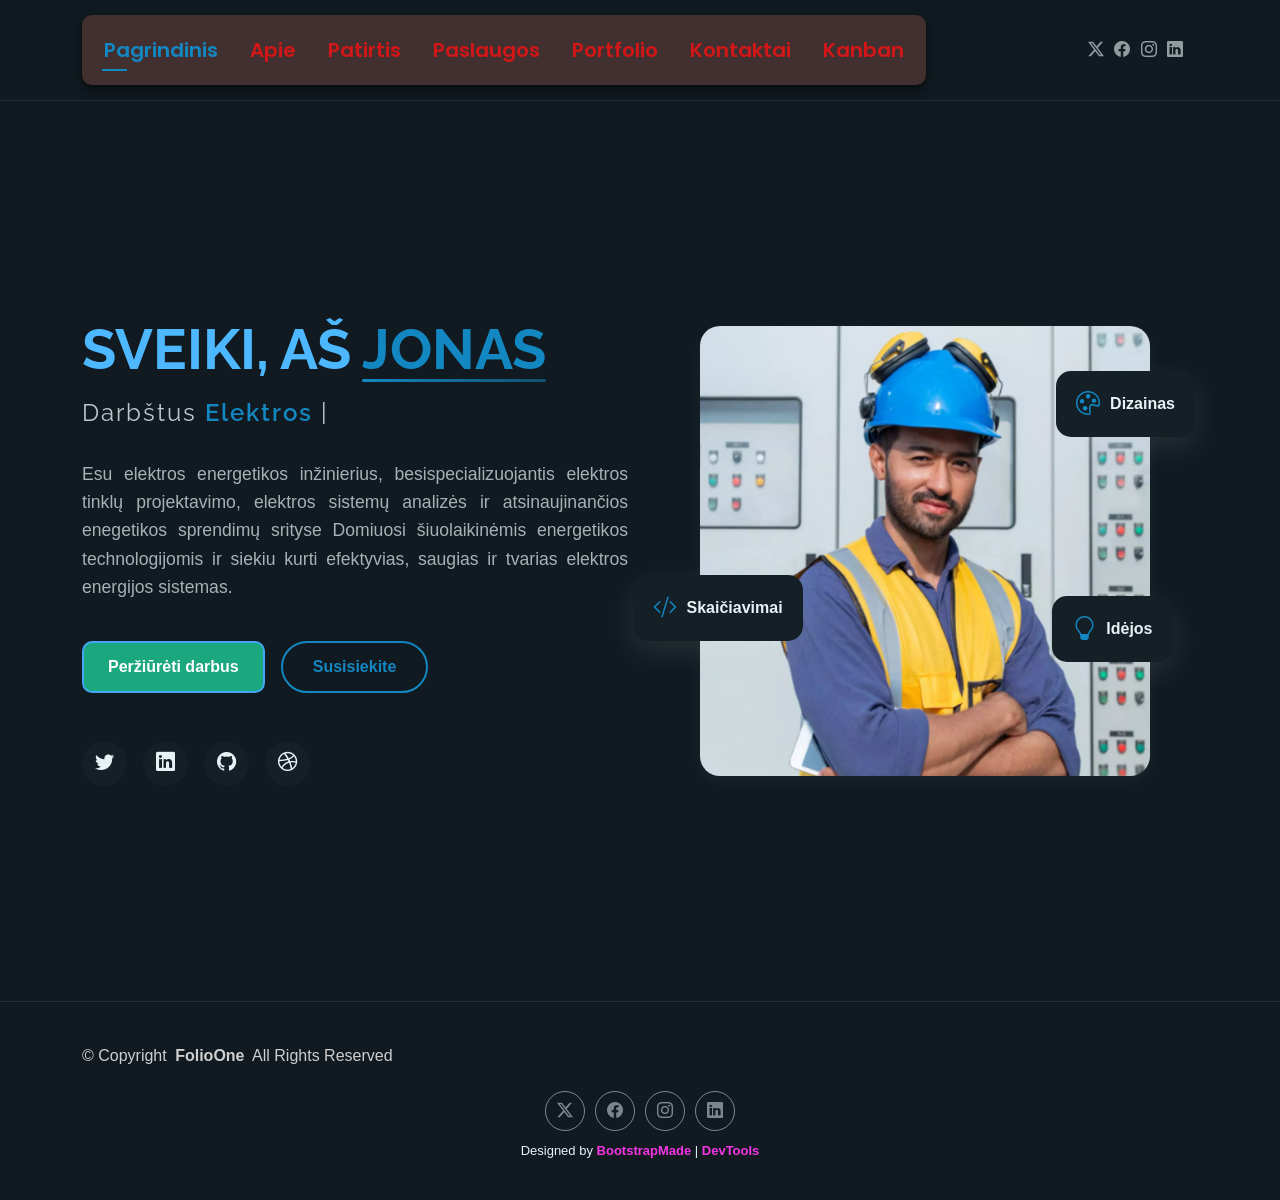
<file: index.html>
<!DOCTYPE html>
<html lang="lt">

<head>
  <meta charset="utf-8">
  <meta content="width=device-width, initial-scale=1.0" name="viewport">
  <title>Jono CV</title>
  <meta name="author" content="Jonas Jegorovas">
  <meta name="description" content="Jono Jegorovo CV puslapis">
  <meta name="keywords" content="">

  <!-- Favicons -->
  <link href="assets/img/lightning-pixel-art.png" rel="icon">
  <link href="assets/img/lightning-pixel-art.png" rel="apple-touch-icon">

  <!-- Fonts -->
  <link href="https://fonts.googleapis.com" rel="preconnect">
  <link href="https://fonts.gstatic.com" rel="preconnect" crossorigin>
  <link href="https://fonts.googleapis.com/css2?family=Roboto:ital,wght@0,100;0,300;0,400;0,500;0,700;0,900;1,100;1,300;1,400;1,500;1,700;1,900&family=Poppins:ital,wght@0,100;0,200;0,300;0,400;0,500;0,600;0,700;0,800;0,900;1,100;1,200;1,300;1,400;1,500;1,600;1,700;1,800;1,900&family=Raleway:ital,wght@0,100;0,200;0,300;0,400;0,500;0,600;0,700;0,800;0,900;1,100;1,200;1,300;1,400;1,500;1,600;1,700;1,800;1,900&display=swap" rel="stylesheet">

  <!-- Vendor CSS Files -->
  <link href="assets/vendor/bootstrap/css/bootstrap.min.css" rel="stylesheet">
  <link href="assets/vendor/bootstrap-icons/bootstrap-icons.css" rel="stylesheet">
  <link href="assets/vendor/aos/aos.css" rel="stylesheet">
  <link href="assets/vendor/swiper/swiper-bundle.min.css" rel="stylesheet">
  <link href="assets/vendor/glightbox/css/glightbox.min.css" rel="stylesheet">

  <!-- Main CSS File -->
  <link href="assets/css/main.css" rel="stylesheet">
  <link href="assets/css/custom.css" rel="stylesheet">

  <!-- =======================================================
  * Template Name: FolioOne
  * Template URL: https://bootstrapmade.com/folioone-bootstrap-portfolio-website-template/
  * Updated: Aug 23 2025 with Bootstrap v5.3.7
  * Author: BootstrapMade.com
  * License: https://bootstrapmade.com/license/
  ======================================================== -->
</head>

<body class="index-page">

  <header id="header" class="header d-flex align-items-center light-background sticky-top">
    <div class="container position-relative d-flex align-items-center justify-content-between">

      <!-- <a href="index.html" class="logo d-flex align-items-center me-auto me-xl-0">
      <img src="assets/img/logo.webp" alt="">
      <h1 class="sitename">FolioOne</h1> 
    </a> -->

      <nav id="navmenu" class="navmenu">
        <ul>
          <li><a href="index.html" class="active">Pagrindinis</a></li>
          <li><a href="about.html">Apie</a></li>
          <li><a href="resume.html">Patirtis</a></li>
          <li><a href="services.html">Paslaugos</a></li>
          <li><a href="portfolio.html">Portfolio</a></li>
          <li><a href="contact.html">Kontaktai</a></li>
          <li><a href="kanban.html">Kanban</a></li>
        </ul>
        <i class="mobile-nav-toggle d-xl-none bi bi-list"></i>
      </nav>

      <div class="header-social-links">
        <a href="#" class="twitter"><i class="bi bi-twitter-x"></i></a>
        <a href="#" class="facebook"><i class="bi bi-facebook"></i></a>
        <a href="#" class="instagram"><i class="bi bi-instagram"></i></a>
        <a href="#" class="linkedin"><i class="bi bi-linkedin"></i></a>
      </div>

    </div>
  </header>

  <main class="main">

    <!-- Hero Section -->
    <section id="hero" class="hero section">

      <div class="container" data-aos="fade-up" data-aos-delay="100">

        <div class="row gy-4 align-items-center">
          <div class="col-lg-6 order-2 order-lg-1">
            <div class="hero-content">
              <h1 data-aos="fade-up" data-aos-delay="200">Sveiki, aš <span class="highlight">Jonas</span></h1>
              <h2 data-aos="fade-up" data-aos-delay="300">Darbštus <span class="typed" data-typed-items="Elektros energetikos inžinierius, Energetikos sistemų projektuotojas"></span></h2>
              <p data-aos="fade-up" data-aos-delay="400">Esu elektros energetikos inžinierius, besispecializuojantis elektros tinklų projektavimo, elektros sistemų analizės ir atsinaujinančios enegetikos sprendimų srityse Domiuosi šiuolaikinėmis energetikos technologijomis ir siekiu kurti efektyvias, saugias ir tvarias elektros energijos sistemas.</p>
              <div class="hero-actions" data-aos="fade-up" data-aos-delay="500">
                <a href="portfolio.html" class="btn btn-primary">Peržiūrėti darbus</a>
                <a href="contact.html" class="btn btn-outline">Susisiekite</a>
              </div>
              <div class="social-links" data-aos="fade-up" data-aos-delay="600">
                <a href="#"><i class="bi bi-twitter"></i></a>
                <a href="#"><i class="bi bi-linkedin"></i></a>
                <a href="#"><i class="bi bi-github"></i></a>
                <a href="#"><i class="bi bi-dribbble"></i></a>
              </div>
            </div>
          </div>
          <div class="col-lg-6 order-1 order-lg-2">
            <div class="hero-image" data-aos="zoom-in" data-aos-delay="300">
              <div class="image-wrapper">
                <img src="assets/img/profile/new-profile-square-11.webp" alt="Jonas Jegorovas" class="img-fluid">
                <div class="floating-elements">
                  <div class="floating-card design" data-aos="fade-left" data-aos-delay="700">
                    <i class="bi bi-palette"></i>
                    <span>Dizainas</span>
                  </div>
                  <div class="floating-card code" data-aos="fade-right" data-aos-delay="800">
                    <i class="bi bi-code-slash"></i>
                    <span>Skaičiavimai</span>
                  </div>
                  <div class="floating-card creativity" data-aos="fade-up" data-aos-delay="900">
                    <i class="bi bi-lightbulb"></i>
                    <span>Idėjos</span>
                  </div>
                </div>
              </div>
            </div>
          </div>
        </div>

      </div>

    </section><!-- /Hero Section -->

  </main>

  <footer id="footer" class="footer">

    <div class="container">
      <div class="copyright text-center ">
        <p>© <span>Copyright</span> <strong class="px-1 sitename">FolioOne</strong> <span>All Rights Reserved<br></span></p>
      </div>
      <div class="social-links d-flex justify-content-center">
        <a href=""><i class="bi bi-twitter-x"></i></a>
        <a href=""><i class="bi bi-facebook"></i></a>
        <a href=""><i class="bi bi-instagram"></i></a>
        <a href=""><i class="bi bi-linkedin"></i></a>
      </div>
      <div class="credits">
        <!-- All the links in the footer should remain intact. -->
        <!-- You can delete the links only if you've purchased the pro version. -->
        <!-- Licensing information: https://bootstrapmade.com/license/ -->
        <!-- Purchase the pro version with working PHP/AJAX contact form: [buy-url] -->
        Designed by <a href="https://bootstrapmade.com/">BootstrapMade</a> | <a href="https://bootstrapmade.com/tools/">DevTools</a>
      </div>
    </div>

  </footer>

  <!-- Scroll Top -->
  <a href="#" id="scroll-top" class="scroll-top d-flex align-items-center justify-content-center"><i class="bi bi-arrow-up-short"></i></a>

  <!-- Preloader -->
  <div id="preloader"></div>

  <!-- Vendor JS Files -->
  <script src="assets/vendor/bootstrap/js/bootstrap.bundle.min.js"></script>
  <script src="assets/vendor/php-email-form/validate.js"></script>
  <script src="assets/vendor/aos/aos.js"></script>
  <script src="assets/vendor/typed.js/typed.umd.js"></script>
  <script src="assets/vendor/waypoints/noframework.waypoints.js"></script>
  <script src="assets/vendor/purecounter/purecounter_vanilla.js"></script>
  <script src="assets/vendor/swiper/swiper-bundle.min.js"></script>
  <script src="assets/vendor/imagesloaded/imagesloaded.pkgd.min.js"></script>
  <script src="assets/vendor/isotope-layout/isotope.pkgd.min.js"></script>
  <script src="assets/vendor/glightbox/js/glightbox.min.js"></script>

  <!-- Main JS File -->
  <script src="assets/js/main.js"></script>

</body>

</html>
</file>
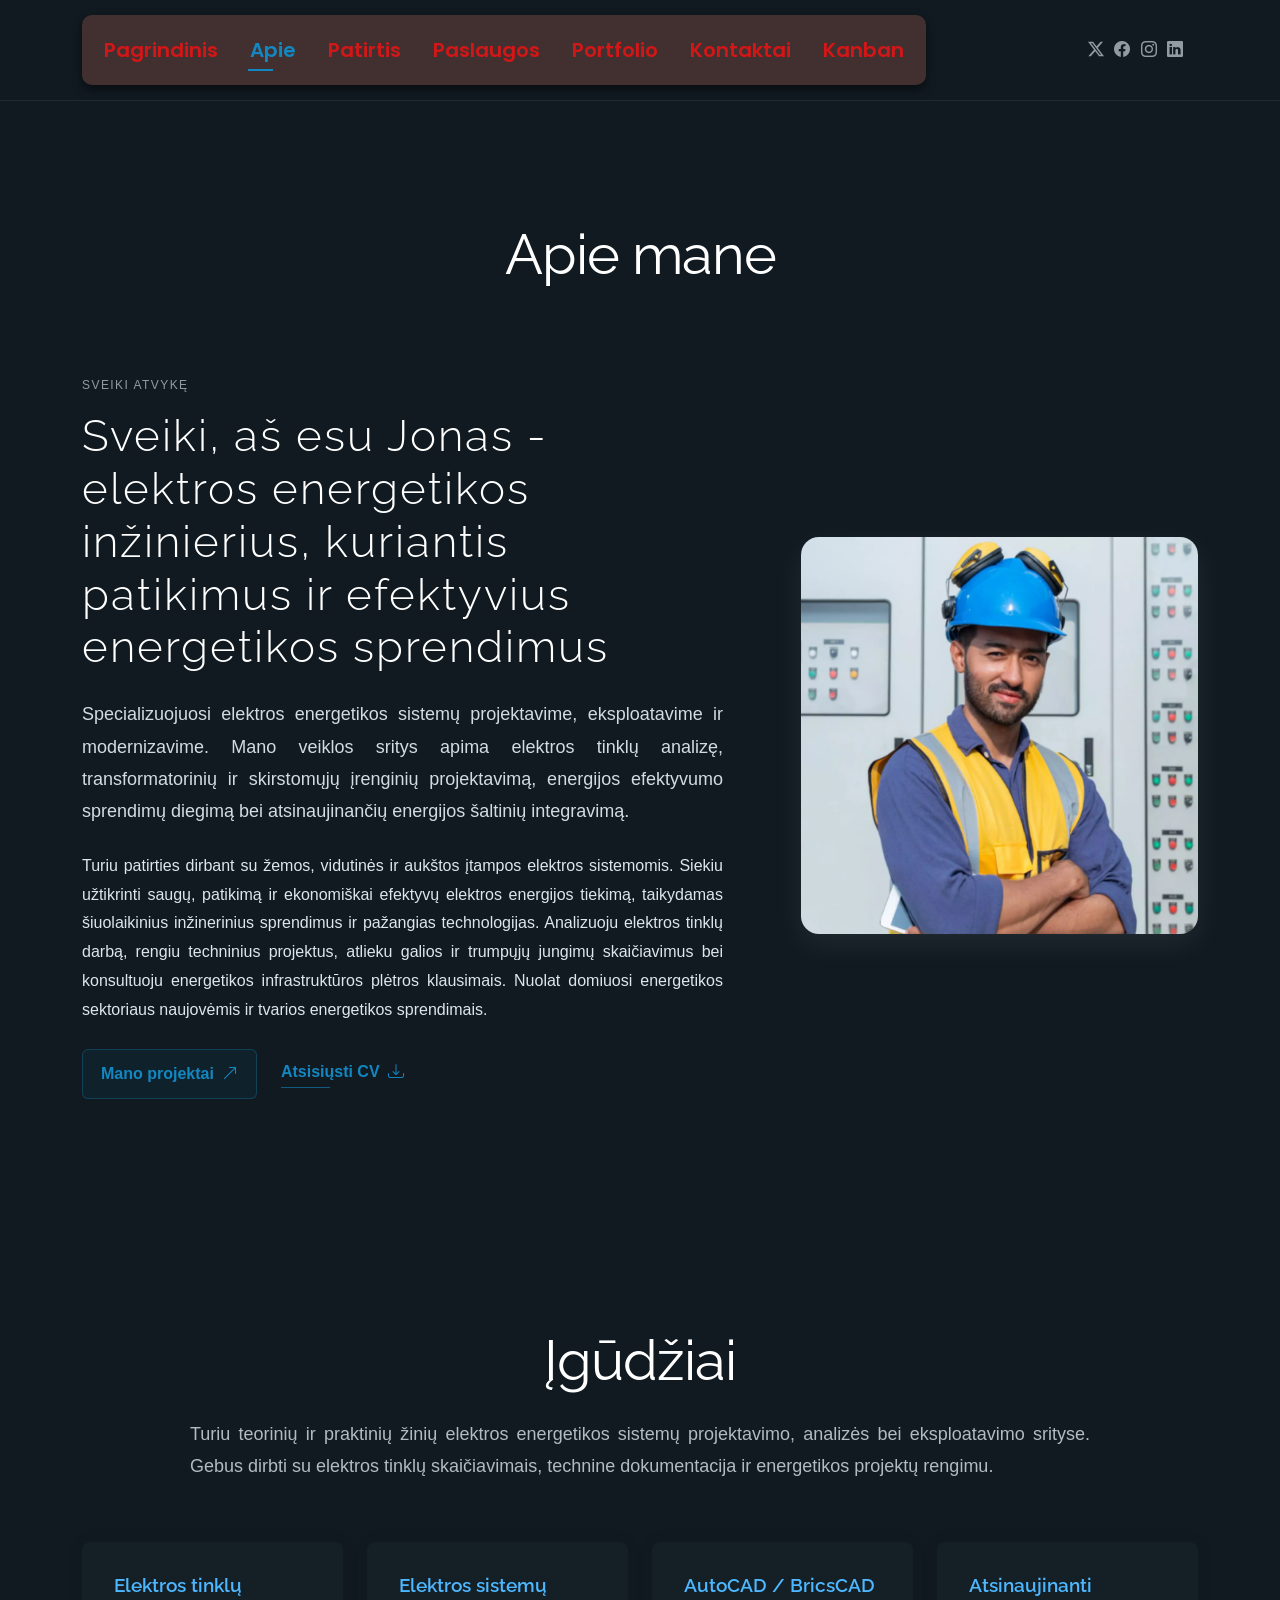
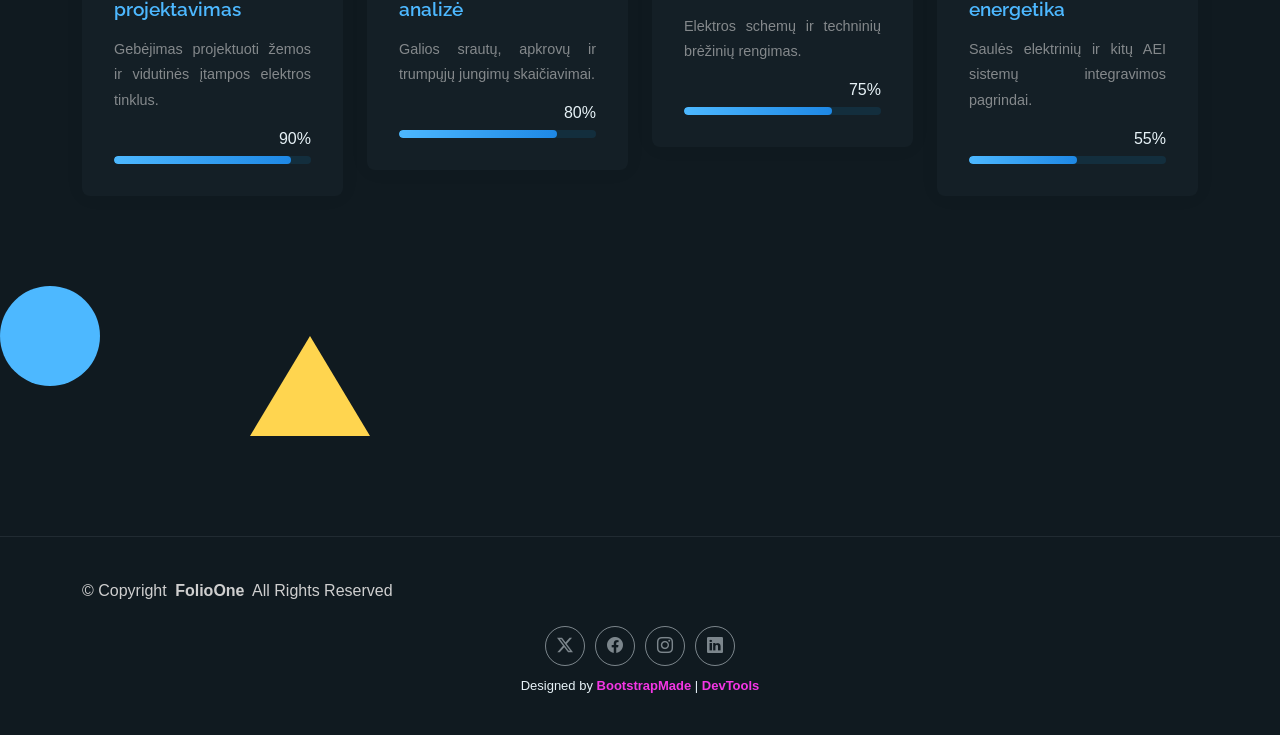
<file: about.html>
<!DOCTYPE html>
<html lang="en">

<head>
  <meta charset="utf-8">
  <meta content="width=device-width, initial-scale=1.0" name="viewport">
  <title>Apie</title>
  <meta name="description" content="">
  <meta name="keywords" content="">

  <!-- Favicons -->
  <link href="assets/img/lightning-pixel-art.png" rel="icon">
  <link href="assets/img/lightning-pixel-art.png" rel="apple-touch-icon">

  <!-- Fonts -->
  <link href="https://fonts.googleapis.com" rel="preconnect">
  <link href="https://fonts.gstatic.com" rel="preconnect" crossorigin>
  <link href="https://fonts.googleapis.com/css2?family=Roboto:ital,wght@0,100;0,300;0,400;0,500;0,700;0,900;1,100;1,300;1,400;1,500;1,700;1,900&family=Poppins:ital,wght@0,100;0,200;0,300;0,400;0,500;0,600;0,700;0,800;0,900;1,100;1,200;1,300;1,400;1,500;1,600;1,700;1,800;1,900&family=Raleway:ital,wght@0,100;0,200;0,300;0,400;0,500;0,600;0,700;0,800;0,900;1,100;1,200;1,300;1,400;1,500;1,600;1,700;1,800;1,900&display=swap" rel="stylesheet">

  <!-- Vendor CSS Files -->
  <link href="assets/vendor/bootstrap/css/bootstrap.min.css" rel="stylesheet">
  <link href="assets/vendor/bootstrap-icons/bootstrap-icons.css" rel="stylesheet">
  <link href="assets/vendor/aos/aos.css" rel="stylesheet">
  <link href="assets/vendor/swiper/swiper-bundle.min.css" rel="stylesheet">
  <link href="assets/vendor/glightbox/css/glightbox.min.css" rel="stylesheet">

  <!-- Main CSS File -->
  <link href="assets/css/main.css" rel="stylesheet">
  <link href="assets/css/custom.css" rel="stylesheet">

  <!-- =======================================================
  * Template Name: FolioOne
  * Template URL: https://bootstrapmade.com/folioone-bootstrap-portfolio-website-template/
  * Updated: Aug 23 2025 with Bootstrap v5.3.7
  * Author: BootstrapMade.com
  * License: https://bootstrapmade.com/license/
  ======================================================== -->
</head>

<body class="about-page">

  <header id="header" class="header d-flex align-items-center light-background sticky-top">
    <div class="container position-relative d-flex align-items-center justify-content-between">

      <!-- <a href="index.html" class="logo d-flex align-items-center me-auto me-xl-0">
      <img src="assets/img/logo.webp" alt="">
      <h1 class="sitename">FolioOne</h1> 
    </a> -->

      <nav id="navmenu" class="navmenu">
        <ul>
          <li><a href="index.html">Pagrindinis</a></li>
          <li><a href="about.html" class="active">Apie</a></li>
          <li><a href="resume.html">Patirtis</a></li>
          <li><a href="services.html">Paslaugos</a></li>
          <li><a href="portfolio.html">Portfolio</a></li>
          <li><a href="contact.html">Kontaktai</a></li>
          <li><a href="kanban.html">Kanban</a></li>
        </ul>
        <i class="mobile-nav-toggle d-xl-none bi bi-list"></i>
      </nav>

      <div class="header-social-links">
        <a href="#" class="twitter"><i class="bi bi-twitter-x"></i></a>
        <a href="#" class="facebook"><i class="bi bi-facebook"></i></a>
        <a href="#" class="instagram"><i class="bi bi-instagram"></i></a>
        <a href="#" class="linkedin"><i class="bi bi-linkedin"></i></a>
      </div>

    </div>
  </header>

  <main class="main">

    <!-- About Section -->
    <section id="about" class="about section">

      <!-- Section Title -->
      <div class="container section-title" data-aos="fade-up">
        <h2>Apie mane</h2>
      </div><!-- End Section Title -->

      <div class="container" data-aos="fade-up" data-aos-delay="100">

        <!-- Intro + Photo -->
        <div class="row align-items-center justify-content-between gy-5 mb-5">
          <div class="col-lg-7" data-aos="fade-right" data-aos-delay="150">
            <div class="intro-content">
              <span class="eyebrow">Sveiki atvykę</span>
              <h2 class="headline">Sveiki, aš esu Jonas - elektros energetikos inžinierius, kuriantis patikimus ir efektyvius energetikos sprendimus</h2>
              <p class="lead">
                Specializuojuosi elektros energetikos sistemų projektavime, eksploatavime ir modernizavime. Mano veiklos sritys apima elektros tinklų analizę, transformatorinių ir skirstomųjų įrenginių projektavimą, energijos efektyvumo sprendimų diegimą bei atsinaujinančių energijos šaltinių integravimą.
              </p>
              <p>
                Turiu patirties dirbant su žemos, vidutinės ir aukštos įtampos elektros sistemomis. Siekiu užtikrinti saugų, patikimą ir ekonomiškai efektyvų elektros energijos tiekimą, taikydamas šiuolaikinius inžinerinius sprendimus ir pažangias technologijas.
Analizuoju elektros tinklų darbą, rengiu techninius projektus, atlieku galios ir trumpųjų jungimų skaičiavimus bei konsultuoju energetikos infrastruktūros plėtros klausimais. Nuolat domiuosi energetikos sektoriaus naujovėmis ir tvarios energetikos sprendimais.
              </p>

              <div class="cta-group">
                <a href="#portfolio" class="btn-ghost">
                  Mano projektai <i class="bi bi-arrow-up-right"></i>
                </a>
                <a href="#" class="link-underline">
                  Atsisiųsti CV <i class="bi bi-download"></i>
                </a>
              </div>
            </div>
          </div>

          <div class="col-lg-5" data-aos="zoom-in" data-aos-delay="250">
            <figure class="profile-figure text-center text-lg-end">
              <img src="assets/img/profile/new-profile-square-11.webp" alt="Portrait of Jonas" class="img-fluid profile-photo">
            </figure>
          </div>
        </div>
        <!-- End Intro + Photo -->
      </div>
    </section><!-- /About Section -->

    <!-- Skills Section -->
    <section id="skills" class="skills section">

      <!-- Section Title -->
      <div class="container section-title" data-aos="fade-up">
        <h2>Įgūdžiai</h2>
        <p>Turiu teorinių ir praktinių žinių elektros energetikos sistemų projektavimo, analizės bei eksploatavimo srityse. Gebus dirbti su elektros tinklų skaičiavimais, technine dokumentacija ir energetikos projektų rengimu.</p>
      </div><!-- End Section Title -->

      <div class="container" data-aos="fade-up" data-aos-delay="100">

        <div class="row g-4 skills-animation">

          <div class="col-md-6 col-lg-3" data-aos="fade-up" data-aos-delay="100">
            <div class="skill-box">
              <h3>Elektros tinklų projektavimas</h3>
              <p>Gebėjimas projektuoti žemos ir vidutinės įtampos elektros tinklus.</p>
              <span class="text-end d-block">90%</span>
              <div class="progress">
                <div class="progress-bar" role="progressbar" aria-valuenow="90" aria-valuemin="0" aria-valuemax="100"></div>
              </div>
            </div>
          </div>

          <div class="col-md-6 col-lg-3" data-aos="fade-up" data-aos-delay="200">
            <div class="skill-box">
              <h3>Elektros sistemų analizė</h3>
              <p>Galios srautų, apkrovų ir trumpųjų jungimų skaičiavimai.</p>
              <span class="text-end d-block">80%</span>
              <div class="progress">
                <div class="progress-bar" role="progressbar" aria-valuenow="80" aria-valuemin="0" aria-valuemax="100"></div>
              </div>
            </div>
          </div>

          <div class="col-md-6 col-lg-3" data-aos="fade-up" data-aos-delay="300">
            <div class="skill-box">
              <h3>AutoCAD / BricsCAD</h3>
              <p>Elektros schemų ir techninių brėžinių rengimas.</p>
              <span class="text-end d-block">75%</span>
              <div class="progress">
                <div class="progress-bar" role="progressbar" aria-valuenow="75" aria-valuemin="0" aria-valuemax="100"></div>
              </div>
            </div>
          </div>

          <div class="col-md-6 col-lg-3" data-aos="fade-up" data-aos-delay="400">
            <div class="skill-box">
              <h3>Atsinaujinanti energetika</h3>
              <p>Saulės elektrinių ir kitų AEI sistemų integravimos pagrindai.</p>
              <span class="text-end d-block">55%</span>
              <div class="progress">
                <div class="progress-bar" role="progressbar" aria-valuenow="55" aria-valuemin="0" aria-valuemax="100">
                </div>
              </div>
            </div>
          </div>

        </div>

      </div>

    </section><!-- /Skills Section -->

    <div class="shapes">

      <div class="circle"></div>

      <div class="triangle"></div>

    </div>
    
  </main>

  <footer id="footer" class="footer">

    <div class="container">
      <div class="copyright text-center ">
        <p>© <span>Copyright</span> <strong class="px-1 sitename">FolioOne</strong> <span>All Rights Reserved<br></span></p>
      </div>
      <div class="social-links d-flex justify-content-center">
        <a href=""><i class="bi bi-twitter-x"></i></a>
        <a href=""><i class="bi bi-facebook"></i></a>
        <a href=""><i class="bi bi-instagram"></i></a>
        <a href=""><i class="bi bi-linkedin"></i></a>
      </div>
      <div class="credits">
        <!-- All the links in the footer should remain intact. -->
        <!-- You can delete the links only if you've purchased the pro version. -->
        <!-- Licensing information: https://bootstrapmade.com/license/ -->
        <!-- Purchase the pro version with working PHP/AJAX contact form: [buy-url] -->
        Designed by <a href="https://bootstrapmade.com/">BootstrapMade</a> | <a href="https://bootstrapmade.com/tools/">DevTools</a>
      </div>
    </div>

  </footer>

  <!-- Scroll Top -->
  <a href="#" id="scroll-top" class="scroll-top d-flex align-items-center justify-content-center"><i class="bi bi-arrow-up-short"></i></a>

  <!-- Preloader -->
  <div id="preloader"></div>

  <!-- Vendor JS Files -->
  <script src="assets/vendor/bootstrap/js/bootstrap.bundle.min.js"></script>
  <script src="assets/vendor/php-email-form/validate.js"></script>
  <script src="assets/vendor/aos/aos.js"></script>
  <script src="assets/vendor/typed.js/typed.umd.js"></script>
  <script src="assets/vendor/waypoints/noframework.waypoints.js"></script>
  <script src="assets/vendor/purecounter/purecounter_vanilla.js"></script>
  <script src="assets/vendor/swiper/swiper-bundle.min.js"></script>
  <script src="assets/vendor/imagesloaded/imagesloaded.pkgd.min.js"></script>
  <script src="assets/vendor/isotope-layout/isotope.pkgd.min.js"></script>
  <script src="assets/vendor/glightbox/js/glightbox.min.js"></script>

  <!-- Main JS File -->
  <script src="assets/js/main.js"></script>

</body>

</html>
</file>
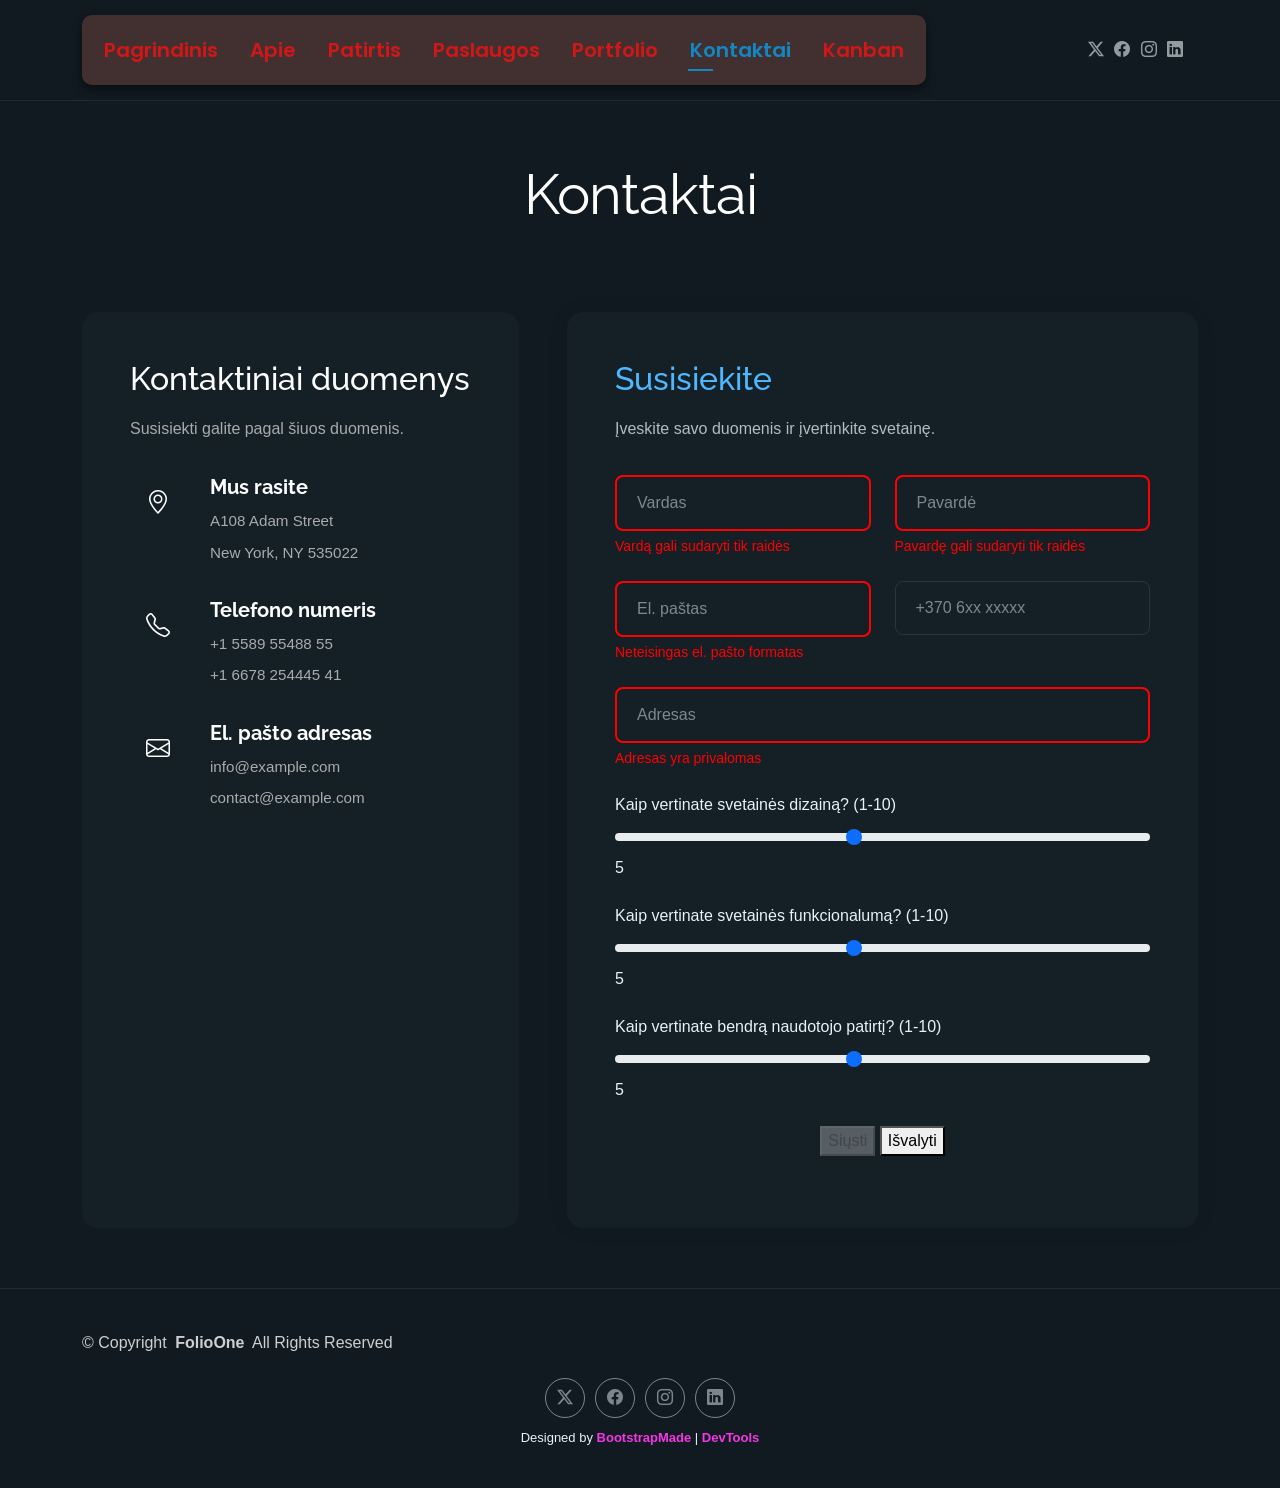
<file: contact.html>
<!DOCTYPE html>
<html lang="en">

<head>
  <meta charset="utf-8">
  <meta content="width=device-width, initial-scale=1.0" name="viewport">
  <title>Kontaktai</title>
  <meta name="description" content="">
  <meta name="keywords" content="">

  <!-- Favicons -->
  <link href="assets/img/lightning-pixel-art.png" rel="icon">
  <link href="assets/img/lightning-pixel-art.png" rel="apple-touch-icon">

  <!-- Fonts -->
  <link href="https://fonts.googleapis.com" rel="preconnect">
  <link href="https://fonts.gstatic.com" rel="preconnect" crossorigin>
  <link href="https://fonts.googleapis.com/css2?family=Roboto:ital,wght@0,100;0,300;0,400;0,500;0,700;0,900;1,100;1,300;1,400;1,500;1,700;1,900&family=Poppins:ital,wght@0,100;0,200;0,300;0,400;0,500;0,600;0,700;0,800;0,900;1,100;1,200;1,300;1,400;1,500;1,600;1,700;1,800;1,900&family=Raleway:ital,wght@0,100;0,200;0,300;0,400;0,500;0,600;0,700;0,800;0,900;1,100;1,200;1,300;1,400;1,500;1,600;1,700;1,800;1,900&display=swap" rel="stylesheet">

  <!-- Vendor CSS Files -->
  <link href="assets/vendor/bootstrap/css/bootstrap.min.css" rel="stylesheet">
  <link href="assets/vendor/bootstrap-icons/bootstrap-icons.css" rel="stylesheet">
  <link href="assets/vendor/aos/aos.css" rel="stylesheet">
  <link href="assets/vendor/swiper/swiper-bundle.min.css" rel="stylesheet">
  <link href="assets/vendor/glightbox/css/glightbox.min.css" rel="stylesheet">

  <!-- Main CSS File -->
  <link href="assets/css/main.css" rel="stylesheet">
  <link href="assets/css/custom.css" rel="stylesheet">

  <!-- =======================================================
  * Template Name: FolioOne
  * Template URL: https://bootstrapmade.com/folioone-bootstrap-portfolio-website-template/
  * Updated: Aug 23 2025 with Bootstrap v5.3.7
  * Author: BootstrapMade.com
  * License: https://bootstrapmade.com/license/
  ======================================================== -->
</head>

<body class="contact-page">

  <header id="header" class="header d-flex align-items-center light-background sticky-top">
    <div class="container position-relative d-flex align-items-center justify-content-between">

      <!-- <a href="index.html" class="logo d-flex align-items-center me-auto me-xl-0">
      <img src="assets/img/logo.webp" alt="">
      <h1 class="sitename">FolioOne</h1> 
    </a> -->

      <nav id="navmenu" class="navmenu">
        <ul>
          <li><a href="index.html">Pagrindinis</a></li>
          <li><a href="about.html">Apie</a></li>
          <li><a href="resume.html">Patirtis</a></li>
          <li><a href="services.html">Paslaugos</a></li>
          <li><a href="portfolio.html">Portfolio</a></li>
          <li><a href="contact.html" class="active">Kontaktai</a></li>
          <li><a href="kanban.html">Kanban</a></li>
        </ul>
        <i class="mobile-nav-toggle d-xl-none bi bi-list"></i>
      </nav>

      <div class="header-social-links">
        <a href="#" class="twitter"><i class="bi bi-twitter-x"></i></a>
        <a href="#" class="facebook"><i class="bi bi-facebook"></i></a>
        <a href="#" class="instagram"><i class="bi bi-instagram"></i></a>
        <a href="#" class="linkedin"><i class="bi bi-linkedin"></i></a>
      </div>

    </div>
  </header>

  <main class="main">

    <!-- Contact Section -->
    <section id="contact" class="contact section">

      <!-- Section Title -->
      <div class="container section-title" data-aos="fade-up">
        <h2>Kontaktai</h2>
      </div><!-- End Section Title -->

      <div class="container" data-aos="fade-up" data-aos-delay="100">

        <div class="row g-4 g-lg-5">
          <div class="col-lg-5">
            <div class="info-box" data-aos="fade-up" data-aos-delay="200">
              <h3>Kontaktiniai duomenys</h3>
              <p>Susisiekti galite pagal šiuos duomenis.</p>

              <div class="info-item" data-aos="fade-up" data-aos-delay="300">
                <div class="icon-box">
                  <i class="bi bi-geo-alt"></i>
                </div>
                <div class="content">
                  <h4>Mus rasite</h4>
                  <p>A108 Adam Street</p>
                  <p>New York, NY 535022</p>
                </div>
              </div>

              <div class="info-item" data-aos="fade-up" data-aos-delay="400">
                <div class="icon-box">
                  <i class="bi bi-telephone"></i>
                </div>
                <div class="content">
                  <h4>Telefono numeris</h4>
                  <p>+1 5589 55488 55</p>
                  <p>+1 6678 254445 41</p>
                </div>
              </div>

              <div class="info-item" data-aos="fade-up" data-aos-delay="500">
                <div class="icon-box">
                  <i class="bi bi-envelope"></i>
                </div>
                <div class="content">
                  <h4>El. pašto adresas</h4>
                  <p>info@example.com</p>
                  <p>contact@example.com</p>
                </div>
              </div>
            </div>
          </div>

          <div class="col-lg-7">
            <div class="contact-form" data-aos="fade-up" data-aos-delay="300">
              <h3>Susisiekite</h3>
              <p>Įveskite savo duomenis ir įvertinkite svetainę.</p>

              <form id="contactForm" action="#" method="post" data-aos="fade-up" data-aos-delay="200">
                <div class="row gy-4">

                  <div class="col-md-6">
                    <input type="text" name="name" class="form-control" placeholder="Vardas">
                    <small id="nameError" class="error-text"></small>
                  </div>

                  <div class="col-md-6">
                    <input type="text" name="surname" class="form-control" placeholder="Pavardė">
                    <small id="surnameError" class="error-text"></small>
                  </div>

                  <div class="col-md-6 ">
                    <input type="email" name="email" class="form-control" placeholder="El. paštas">
                    <small id="emailError" class="error-text"></small>
                  </div>

                  <div class="col-md-6 ">
                    <input type="text" id="phone" name="phone" class="form-control" placeholder="+370 6xx xxxxx" maxlength="14">
                    <small id="phoneError" class="error-text"></small>
                  </div>

                  <div class="col-12">
                    <input type="address" class="form-control" name="address" placeholder="Adresas">
                    <small id="addressError" class="error-text"></small>
                  </div>

                  <div class="col-12">
                      <label class="form-label">Kaip vertinate svetainės dizainą? (1-10)</label>
                      <input type="range" id="design" min="1" max="10" value="5" class="form-range">
                      <span id="designValue">5</span>
                  </div>

                  <div class="col-12">
                      <label class="form-label">Kaip vertinate svetainės funkcionalumą? (1-10)</label>
                      <input type="range" id="functionality" min="1" max="10" value="5" class="form-range">
                      <span id="functionalityValue">5</span>
                  </div>

                  <div class="col-12">
                      <label class="form-label">Kaip vertinate bendrą naudotojo patirtį? (1-10)</label>
                      <input type="range" id="experience" min="1" max="10" value="5" class="form-range">
                      <span id="experienceValue">5</span>
                  </div>

                  <div class="col-12 text-center">
                    <button type="submit" id="submitBtn">Siųsti</button>
                    <button type="button" id="clearBtn">Išvalyti</button>
                  </div>

                </div>
                <div id="result" class="mt-4"></div>
              </form>

            </div>
          </div>

        </div>

      </div>

    </section><!-- /Contact Section -->

  </main>

  <footer id="footer" class="footer">

    <div class="container">
      <div class="copyright text-center ">
        <p>© <span>Copyright</span> <strong class="px-1 sitename">FolioOne</strong> <span>All Rights Reserved<br></span></p>
      </div>
      <div class="social-links d-flex justify-content-center">
        <a href=""><i class="bi bi-twitter-x"></i></a>
        <a href=""><i class="bi bi-facebook"></i></a>
        <a href=""><i class="bi bi-instagram"></i></a>
        <a href=""><i class="bi bi-linkedin"></i></a>
      </div>
      <div class="credits">
        <!-- All the links in the footer should remain intact. -->
        <!-- You can delete the links only if you've purchased the pro version. -->
        <!-- Licensing information: https://bootstrapmade.com/license/ -->
        <!-- Purchase the pro version with working PHP/AJAX contact form: [buy-url] -->
        Designed by <a href="https://bootstrapmade.com/">BootstrapMade</a> | <a href="https://bootstrapmade.com/tools/">DevTools</a>
      </div>
    </div>

  </footer>

  <!-- Scroll Top -->
  <a href="#" id="scroll-top" class="scroll-top d-flex align-items-center justify-content-center"><i class="bi bi-arrow-up-short"></i></a>

  <!-- Preloader -->
  <div id="preloader"></div>

  <!-- Vendor JS Files -->
  <script src="assets/vendor/bootstrap/js/bootstrap.bundle.min.js"></script>
  <!-- <script src="assets/vendor/php-email-form/validate.js"></script> -->
  <script src="assets/vendor/aos/aos.js"></script>
  <script src="assets/vendor/typed.js/typed.umd.js"></script>
  <script src="assets/vendor/waypoints/noframework.waypoints.js"></script>
  <script src="assets/vendor/purecounter/purecounter_vanilla.js"></script>
  <script src="assets/vendor/swiper/swiper-bundle.min.js"></script>
  <script src="assets/vendor/imagesloaded/imagesloaded.pkgd.min.js"></script>
  <script src="assets/vendor/isotope-layout/isotope.pkgd.min.js"></script>
  <script src="assets/vendor/glightbox/js/glightbox.min.js"></script>

  <!-- Main JS File -->
  <script src="assets/js/main.js"></script>
  <script src="assets/js/custom.js"></script>

</body>

</html>
</file>
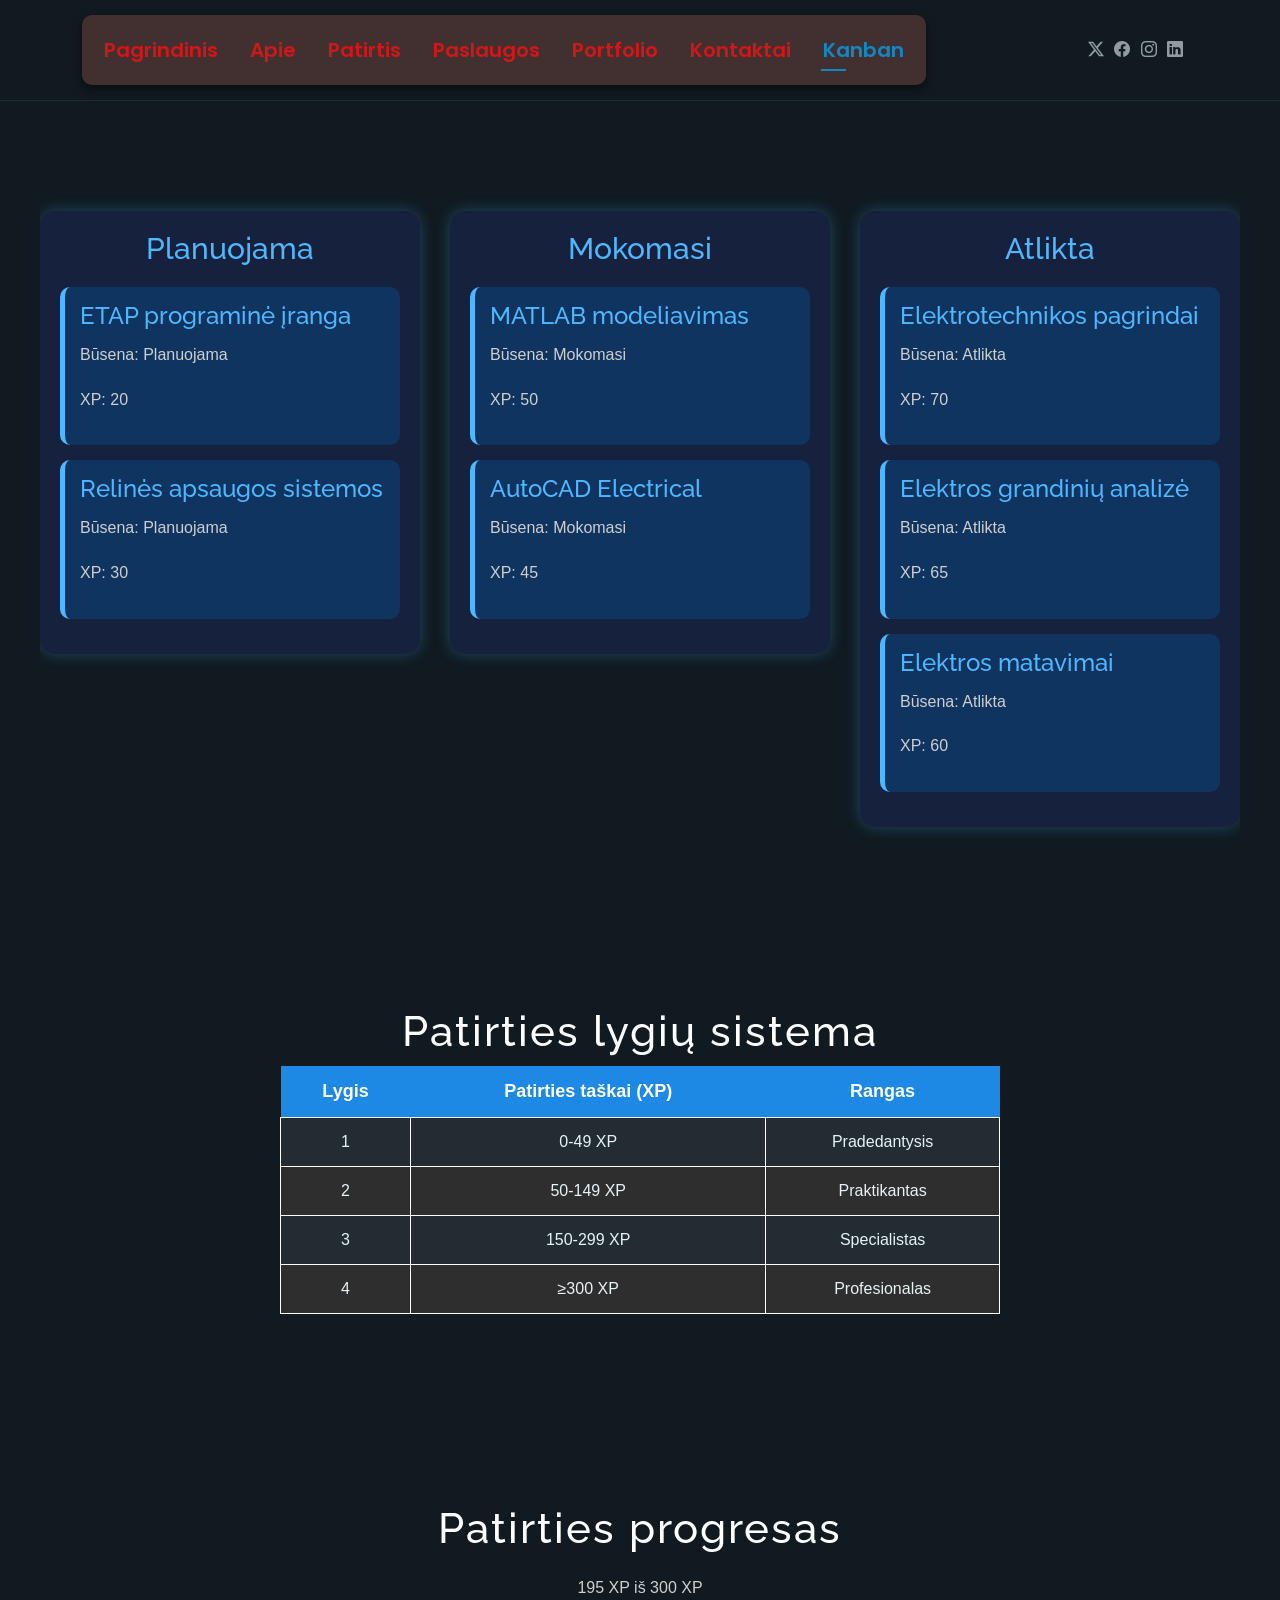
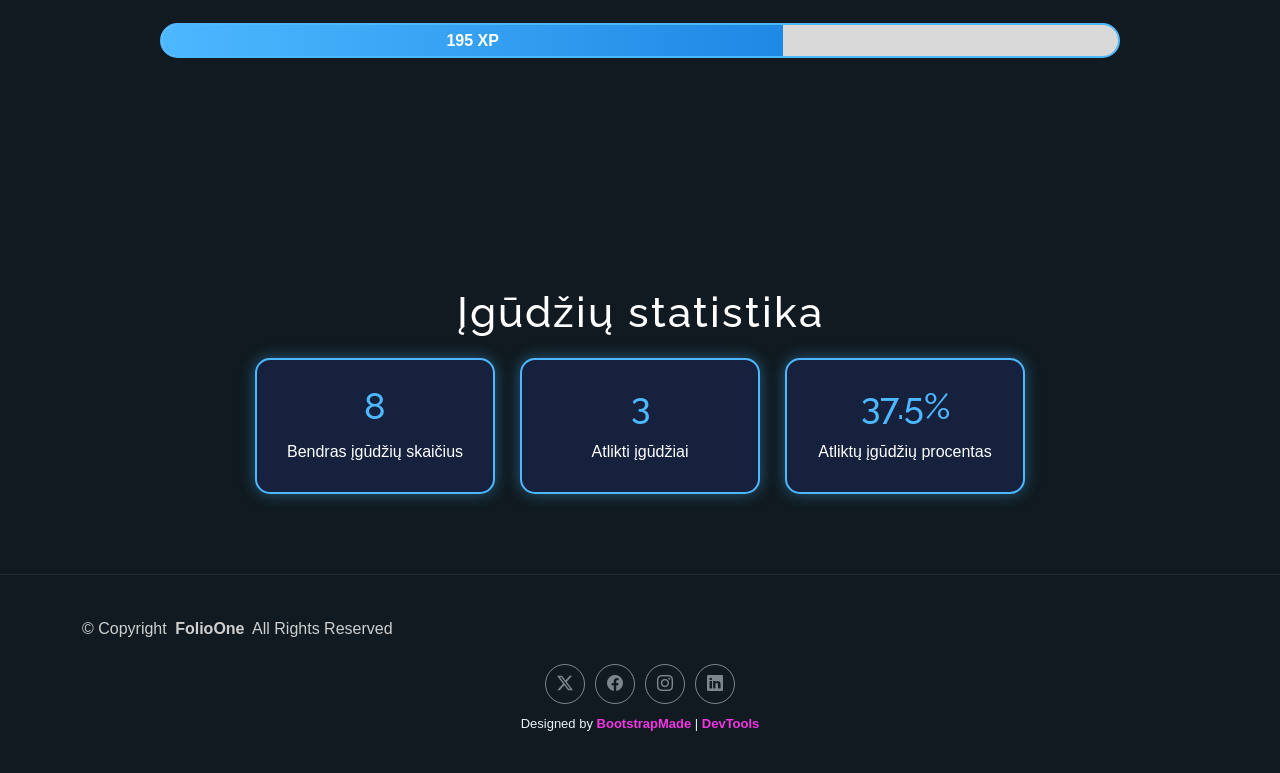
<file: kanban.html>
<!DOCTYPE html>
<html lang="en">

<head>
  <meta charset="utf-8">
  <meta content="width=device-width, initial-scale=1.0" name="viewport">
  <title>Apie</title>
  <meta name="description" content="">
  <meta name="keywords" content="">

  <!-- Favicons -->
  <link href="assets/img/lightning-pixel-art.png" rel="icon">
  <link href="assets/img/lightning-pixel-art.png" rel="apple-touch-icon">

  <!-- Fonts -->
  <link href="https://fonts.googleapis.com" rel="preconnect">
  <link href="https://fonts.gstatic.com" rel="preconnect" crossorigin>
  <link href="https://fonts.googleapis.com/css2?family=Roboto:ital,wght@0,100;0,300;0,400;0,500;0,700;0,900;1,100;1,300;1,400;1,500;1,700;1,900&family=Poppins:ital,wght@0,100;0,200;0,300;0,400;0,500;0,600;0,700;0,800;0,900;1,100;1,200;1,300;1,400;1,500;1,600;1,700;1,800;1,900&family=Raleway:ital,wght@0,100;0,200;0,300;0,400;0,500;0,600;0,700;0,800;0,900;1,100;1,200;1,300;1,400;1,500;1,600;1,700;1,800;1,900&display=swap" rel="stylesheet">

  <!-- Vendor CSS Files -->
  <link href="assets/vendor/bootstrap/css/bootstrap.min.css" rel="stylesheet">
  <link href="assets/vendor/bootstrap-icons/bootstrap-icons.css" rel="stylesheet">
  <link href="assets/vendor/aos/aos.css" rel="stylesheet">
  <link href="assets/vendor/swiper/swiper-bundle.min.css" rel="stylesheet">
  <link href="assets/vendor/glightbox/css/glightbox.min.css" rel="stylesheet">

  <!-- Main CSS File -->
  <link href="assets/css/main.css" rel="stylesheet">
  <link href="assets/css/custom.css" rel="stylesheet">

  <!-- =======================================================
  * Template Name: FolioOne
  * Template URL: https://bootstrapmade.com/folioone-bootstrap-portfolio-website-template/
  * Updated: Aug 23 2025 with Bootstrap v5.3.7
  * Author: BootstrapMade.com
  * License: https://bootstrapmade.com/license/
  ======================================================== -->
</head>

<body class="about-page">

  <header id="header" class="header d-flex align-items-center light-background sticky-top">
    <div class="container position-relative d-flex align-items-center justify-content-between">

      <!-- <a href="index.html" class="logo d-flex align-items-center me-auto me-xl-0">
      <img src="assets/img/logo.webp" alt="">
      <h1 class="sitename">FolioOne</h1> 
    </a> -->

      <nav id="navmenu" class="navmenu">
        <ul>
          <li><a href="index.html">Pagrindinis</a></li>
          <li><a href="about.html">Apie</a></li>
          <li><a href="resume.html">Patirtis</a></li>
          <li><a href="services.html">Paslaugos</a></li>
          <li><a href="portfolio.html">Portfolio</a></li>
          <li><a href="contact.html">Kontaktai</a></li>
          <li><a href="kanban.html" class="active">Kanban</a></li>
        </ul>
        <i class="mobile-nav-toggle d-xl-none bi bi-list"></i>
      </nav>

      <div class="header-social-links">
        <a href="#" class="twitter"><i class="bi bi-twitter-x"></i></a>
        <a href="#" class="facebook"><i class="bi bi-facebook"></i></a>
        <a href="#" class="instagram"><i class="bi bi-instagram"></i></a>
        <a href="#" class="linkedin"><i class="bi bi-linkedin"></i></a>
      </div>

    </div>
  </header>

  <main class="main">
    <div class="modules">
      <section class="skill-kanban">
        <div class="kanban-column">
          <h3>Planuojama</h3>

          <div class="skill-card">
            <h4>ETAP programinė įranga</h4>
            <p>Būsena: Planuojama</p>
            <p>XP: 20</p>
          </div>

          <div class="skill-card">
            <h4>Relinės apsaugos sistemos</h4>
            <p>Būsena: Planuojama</p>
            <p>XP: 30</p>
          </div>

        </div>

        <div class="kanban-column">
          <h3>Mokomasi</h3>

          <div class="skill-card">
            <h4>MATLAB modeliavimas</h4>
            <p>Būsena: Mokomasi</p>
            <p>XP: 50</p>
          </div>

          <div class="skill-card">
            <h4>AutoCAD Electrical</h4>
            <p>Būsena: Mokomasi</p>
            <p>XP: 45</p>
          </div>
        </div>

        <div class="kanban-column">
          <h3>Atlikta</h3>

          <div class="skill-card">
              <h4>Elektrotechnikos pagrindai</h4>
              <p>Būsena: Atlikta</p>
              <p>XP: 70</p>
          </div>

          <div class="skill-card">
              <h4>Elektros grandinių analizė</h4>
              <p>Būsena: Atlikta</p>
              <p>XP: 65</p>
          </div>

          <div class="skill-card">
              <h4>Elektros matavimai</h4>
              <p>Būsena: Atlikta</p>
              <p>XP: 60</p>
          </div>
        </div>

      </section>

      <section class="xp-info">

        <h2>Patirties lygių sistema</h2>

        <table class="xp-table">
            <tr>
                <th>Lygis</th>
                <th>Patirties taškai (XP)</th>
                <th>Rangas</th>
            </tr>

            <tr>
                <td>1</td>
                <td>0-49 XP</td>
                <td>Pradedantysis</td>
            </tr>

            <tr>
                <td>2</td>
                <td>50-149 XP</td>
                <td>Praktikantas</td>
            </tr>

            <tr>
                <td>3</td>
                <td>150-299 XP</td>
                <td>Specialistas</td>
            </tr>

            <tr>
                <td>4</td>
                <td>≥300 XP</td>
                <td>Profesionalas</td>
            </tr>

        </table>

      </section>

      <section class="xp-progress">

        <h2>Patirties progresas</h2>

        <p class="xp-progress">195 XP iš 300 XP</p>

        <div class="progress-container">
            <div class="progress-bar">195 XP</div>
        </div>

      </section>
      
      <section class="stats-section">

      <h2>Įgūdžių statistika</h2>

        <div class="stats-container">

            <div class="stat-card">
                <h3>8</h3>
                <p>Bendras įgūdžių skaičius</p>
            </div>

            <div class="stat-card">
                <h3>3</h3>
                <p>Atlikti įgūdžiai</p>
            </div>

            <div class="stat-card">
                <h3>37.5%</h3>
                <p>Atliktų įgūdžių procentas</p>
            </div>

        </div>

      </section>

    </div>

  </main>

  <footer id="footer" class="footer">

    <div class="container">
      <div class="copyright text-center ">
        <p>© <span>Copyright</span> <strong class="px-1 sitename">FolioOne</strong> <span>All Rights Reserved<br></span></p>
      </div>
      <div class="social-links d-flex justify-content-center">
        <a href=""><i class="bi bi-twitter-x"></i></a>
        <a href=""><i class="bi bi-facebook"></i></a>
        <a href=""><i class="bi bi-instagram"></i></a>
        <a href=""><i class="bi bi-linkedin"></i></a>
      </div>
      <div class="credits">
        <!-- All the links in the footer should remain intact. -->
        <!-- You can delete the links only if you've purchased the pro version. -->
        <!-- Licensing information: https://bootstrapmade.com/license/ -->
        <!-- Purchase the pro version with working PHP/AJAX contact form: [buy-url] -->
        Designed by <a href="https://bootstrapmade.com/">BootstrapMade</a> | <a href="https://bootstrapmade.com/tools/">DevTools</a>
      </div>
    </div>

  </footer>

  <!-- Scroll Top -->
  <a href="#" id="scroll-top" class="scroll-top d-flex align-items-center justify-content-center"><i class="bi bi-arrow-up-short"></i></a>

  <!-- Preloader -->
  <div id="preloader"></div>

  <!-- Vendor JS Files -->
  <script src="assets/vendor/bootstrap/js/bootstrap.bundle.min.js"></script>
  <script src="assets/vendor/php-email-form/validate.js"></script>
  <script src="assets/vendor/aos/aos.js"></script>
  <script src="assets/vendor/typed.js/typed.umd.js"></script>
  <script src="assets/vendor/waypoints/noframework.waypoints.js"></script>
  <script src="assets/vendor/purecounter/purecounter_vanilla.js"></script>
  <script src="assets/vendor/swiper/swiper-bundle.min.js"></script>
  <script src="assets/vendor/imagesloaded/imagesloaded.pkgd.min.js"></script>
  <script src="assets/vendor/isotope-layout/isotope.pkgd.min.js"></script>
  <script src="assets/vendor/glightbox/js/glightbox.min.js"></script>

  <!-- Main JS File -->
  <script src="assets/js/main.js"></script>

</body>

</html>
</file>
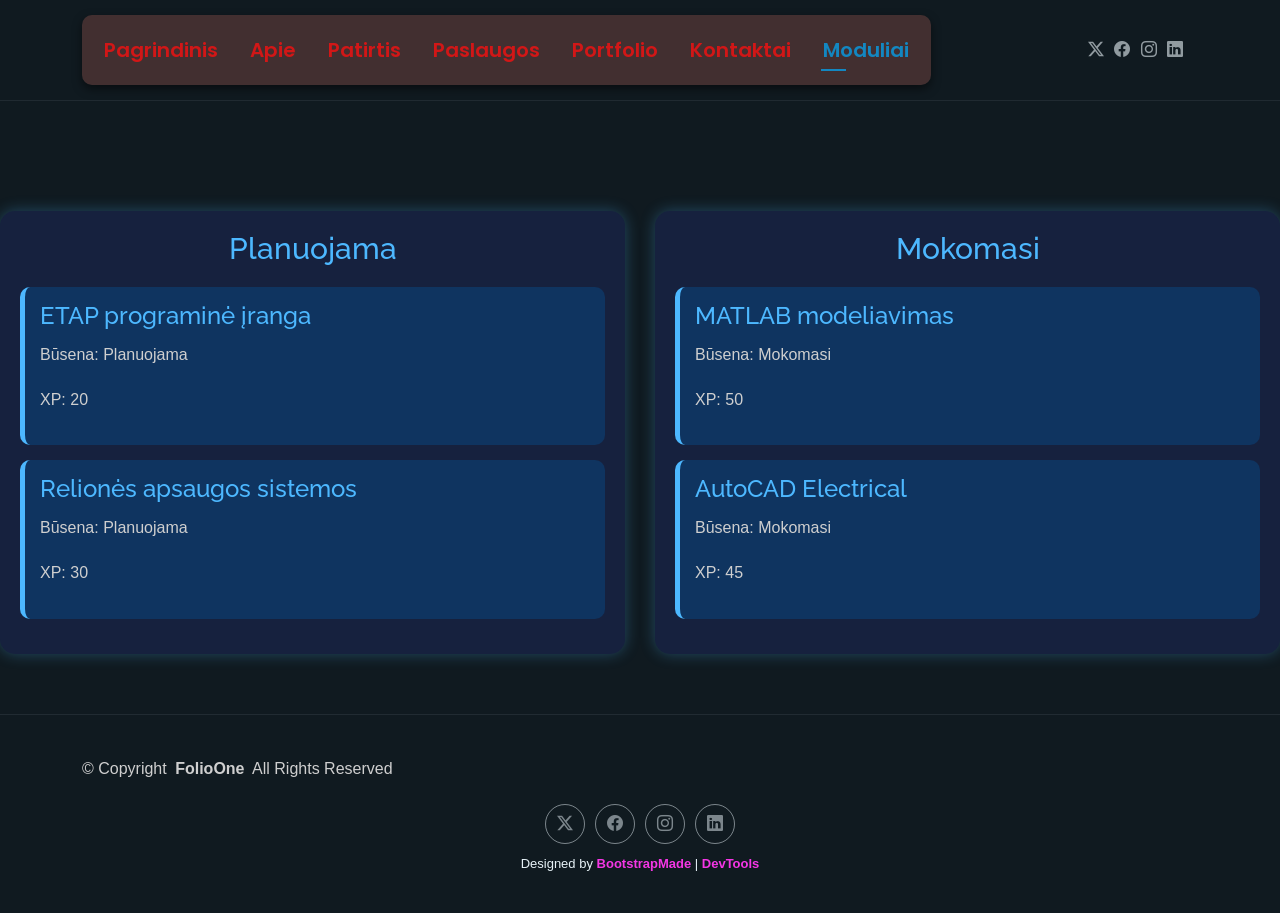
<file: modulis.html>
<!DOCTYPE html>
<html lang="en">

<head>
  <meta charset="utf-8">
  <meta content="width=device-width, initial-scale=1.0" name="viewport">
  <title>Apie</title>
  <meta name="description" content="">
  <meta name="keywords" content="">

  <!-- Favicons -->
  <link href="assets/img/lightning-pixel-art.png" rel="icon">
  <link href="assets/img/lightning-pixel-art.png" rel="apple-touch-icon">

  <!-- Fonts -->
  <link href="https://fonts.googleapis.com" rel="preconnect">
  <link href="https://fonts.gstatic.com" rel="preconnect" crossorigin>
  <link href="https://fonts.googleapis.com/css2?family=Roboto:ital,wght@0,100;0,300;0,400;0,500;0,700;0,900;1,100;1,300;1,400;1,500;1,700;1,900&family=Poppins:ital,wght@0,100;0,200;0,300;0,400;0,500;0,600;0,700;0,800;0,900;1,100;1,200;1,300;1,400;1,500;1,600;1,700;1,800;1,900&family=Raleway:ital,wght@0,100;0,200;0,300;0,400;0,500;0,600;0,700;0,800;0,900;1,100;1,200;1,300;1,400;1,500;1,600;1,700;1,800;1,900&display=swap" rel="stylesheet">

  <!-- Vendor CSS Files -->
  <link href="assets/vendor/bootstrap/css/bootstrap.min.css" rel="stylesheet">
  <link href="assets/vendor/bootstrap-icons/bootstrap-icons.css" rel="stylesheet">
  <link href="assets/vendor/aos/aos.css" rel="stylesheet">
  <link href="assets/vendor/swiper/swiper-bundle.min.css" rel="stylesheet">
  <link href="assets/vendor/glightbox/css/glightbox.min.css" rel="stylesheet">

  <!-- Main CSS File -->
  <link href="assets/css/main.css" rel="stylesheet">
  <link href="assets/css/custom.css" rel="stylesheet">

  <!-- =======================================================
  * Template Name: FolioOne
  * Template URL: https://bootstrapmade.com/folioone-bootstrap-portfolio-website-template/
  * Updated: Aug 23 2025 with Bootstrap v5.3.7
  * Author: BootstrapMade.com
  * License: https://bootstrapmade.com/license/
  ======================================================== -->
</head>

<body class="about-page">

  <header id="header" class="header d-flex align-items-center light-background sticky-top">
    <div class="container position-relative d-flex align-items-center justify-content-between">

      <!-- <a href="index.html" class="logo d-flex align-items-center me-auto me-xl-0">
      <img src="assets/img/logo.webp" alt="">
      <h1 class="sitename">FolioOne</h1> 
    </a> -->

      <nav id="navmenu" class="navmenu">
        <ul>
          <li><a href="index.html">Pagrindinis</a></li>
          <li><a href="about.html">Apie</a></li>
          <li><a href="resume.html">Patirtis</a></li>
          <li><a href="services.html">Paslaugos</a></li>
          <li><a href="portfolio.html">Portfolio</a></li>
          <li><a href="contact.html">Kontaktai</a></li>
          <li><a href="modulis.html" class="active">Moduliai</a></li>
        </ul>
        <i class="mobile-nav-toggle d-xl-none bi bi-list"></i>
      </nav>

      <div class="header-social-links">
        <a href="#" class="twitter"><i class="bi bi-twitter-x"></i></a>
        <a href="#" class="facebook"><i class="bi bi-facebook"></i></a>
        <a href="#" class="instagram"><i class="bi bi-instagram"></i></a>
        <a href="#" class="linkedin"><i class="bi bi-linkedin"></i></a>
      </div>

    </div>
  </header>

  <main class="main">
    <section class="skill-kanban">
      <div class="kanban-column">
        <h3>Planuojama</h3>

        <div class="skill-card">
          <h4>ETAP programinė įranga</h4>
          <p>Būsena: Planuojama</p>
          <p>XP: 20</p>
        </div>

        <div class="skill-card">
          <h4>Relionės apsaugos sistemos</h4>
          <p>Būsena: Planuojama</p>
          <p>XP: 30</p>
        </div>

      </div>

      <div class="kanban-column">
        <h3>Mokomasi</h3>

        <div class="skill-card">
          <h4>MATLAB modeliavimas</h4>
          <p>Būsena: Mokomasi</p>
          <p>XP: 50</p>
        </div>

        <div class="skill-card">
          <h4>AutoCAD Electrical</h4>
          <p>Būsena: Mokomasi</p>
          <p>XP: 45</p>
        </div>

    </section><!-- /Skills Section -->
  </main>

  <footer id="footer" class="footer">

    <div class="container">
      <div class="copyright text-center ">
        <p>© <span>Copyright</span> <strong class="px-1 sitename">FolioOne</strong> <span>All Rights Reserved<br></span></p>
      </div>
      <div class="social-links d-flex justify-content-center">
        <a href=""><i class="bi bi-twitter-x"></i></a>
        <a href=""><i class="bi bi-facebook"></i></a>
        <a href=""><i class="bi bi-instagram"></i></a>
        <a href=""><i class="bi bi-linkedin"></i></a>
      </div>
      <div class="credits">
        <!-- All the links in the footer should remain intact. -->
        <!-- You can delete the links only if you've purchased the pro version. -->
        <!-- Licensing information: https://bootstrapmade.com/license/ -->
        <!-- Purchase the pro version with working PHP/AJAX contact form: [buy-url] -->
        Designed by <a href="https://bootstrapmade.com/">BootstrapMade</a> | <a href="https://bootstrapmade.com/tools/">DevTools</a>
      </div>
    </div>

  </footer>

  <!-- Scroll Top -->
  <a href="#" id="scroll-top" class="scroll-top d-flex align-items-center justify-content-center"><i class="bi bi-arrow-up-short"></i></a>

  <!-- Preloader -->
  <div id="preloader"></div>

  <!-- Vendor JS Files -->
  <script src="assets/vendor/bootstrap/js/bootstrap.bundle.min.js"></script>
  <script src="assets/vendor/php-email-form/validate.js"></script>
  <script src="assets/vendor/aos/aos.js"></script>
  <script src="assets/vendor/typed.js/typed.umd.js"></script>
  <script src="assets/vendor/waypoints/noframework.waypoints.js"></script>
  <script src="assets/vendor/purecounter/purecounter_vanilla.js"></script>
  <script src="assets/vendor/swiper/swiper-bundle.min.js"></script>
  <script src="assets/vendor/imagesloaded/imagesloaded.pkgd.min.js"></script>
  <script src="assets/vendor/isotope-layout/isotope.pkgd.min.js"></script>
  <script src="assets/vendor/glightbox/js/glightbox.min.js"></script>

  <!-- Main JS File -->
  <script src="assets/js/main.js"></script>

</body>

</html>
</file>
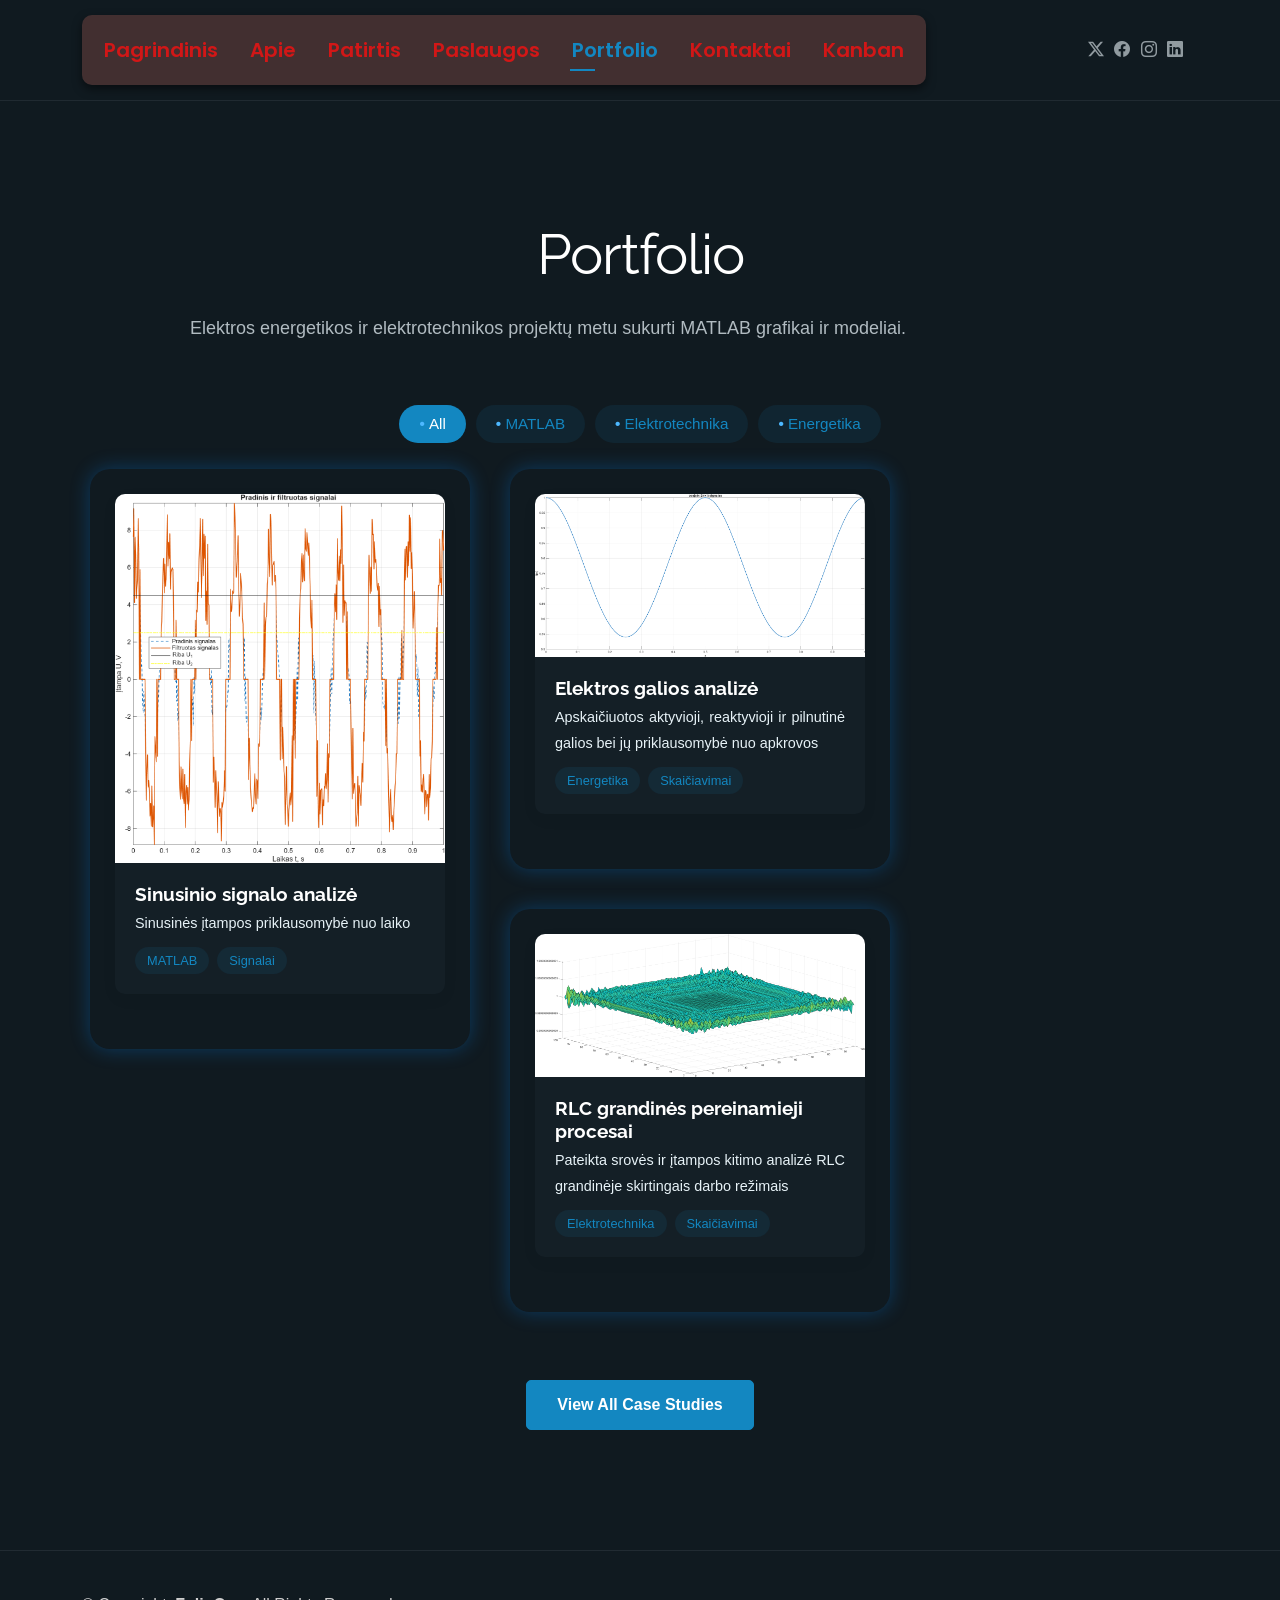
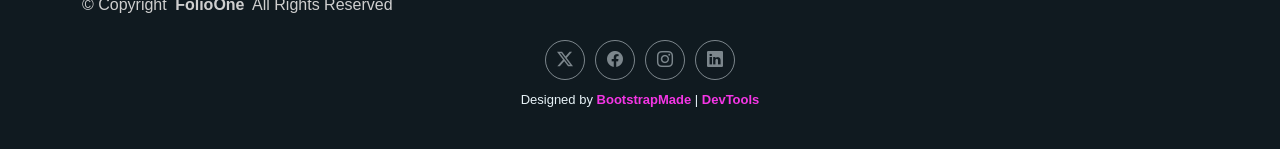
<file: portfolio.html>
<!DOCTYPE html>
<html lang="en">

<head>
  <meta charset="utf-8">
  <meta content="width=device-width, initial-scale=1.0" name="viewport">
  <title>Portfolio</title>
  <meta name="description" content="">
  <meta name="keywords" content="">

  <!-- Favicons -->
  <link href="assets/img/lightning-pixel-art.png" rel="icon">
  <link href="assets/img/lightning-pixel-art.png" rel="apple-touch-icon">

  <!-- Fonts -->
  <link href="https://fonts.googleapis.com" rel="preconnect">
  <link href="https://fonts.gstatic.com" rel="preconnect" crossorigin>
  <link href="https://fonts.googleapis.com/css2?family=Roboto:ital,wght@0,100;0,300;0,400;0,500;0,700;0,900;1,100;1,300;1,400;1,500;1,700;1,900&family=Poppins:ital,wght@0,100;0,200;0,300;0,400;0,500;0,600;0,700;0,800;0,900;1,100;1,200;1,300;1,400;1,500;1,600;1,700;1,800;1,900&family=Raleway:ital,wght@0,100;0,200;0,300;0,400;0,500;0,600;0,700;0,800;0,900;1,100;1,200;1,300;1,400;1,500;1,600;1,700;1,800;1,900&display=swap" rel="stylesheet">

  <!-- Vendor CSS Files -->
  <link href="assets/vendor/bootstrap/css/bootstrap.min.css" rel="stylesheet">
  <link href="assets/vendor/bootstrap-icons/bootstrap-icons.css" rel="stylesheet">
  <link href="assets/vendor/aos/aos.css" rel="stylesheet">
  <link href="assets/vendor/swiper/swiper-bundle.min.css" rel="stylesheet">
  <link href="assets/vendor/glightbox/css/glightbox.min.css" rel="stylesheet">

  <!-- Main CSS File -->
  <link href="assets/css/main.css" rel="stylesheet">
  <link href="assets/css/custom.css" rel="stylesheet">

  <!-- =======================================================
  * Template Name: FolioOne
  * Template URL: https://bootstrapmade.com/folioone-bootstrap-portfolio-website-template/
  * Updated: Aug 23 2025 with Bootstrap v5.3.7
  * Author: BootstrapMade.com
  * License: https://bootstrapmade.com/license/
  ======================================================== -->
</head>

<body class="portfolio-page">

  <header id="header" class="header d-flex align-items-center light-background sticky-top">
    <div class="container position-relative d-flex align-items-center justify-content-between">

      <!-- <a href="index.html" class="logo d-flex align-items-center me-auto me-xl-0">
      <img src="assets/img/logo.webp" alt="">
      <h1 class="sitename">FolioOne</h1> 
    </a> -->

      <nav id="navmenu" class="navmenu">
        <ul>
          <li><a href="index.html">Pagrindinis</a></li>
          <li><a href="about.html">Apie</a></li>
          <li><a href="resume.html">Patirtis</a></li>
          <li><a href="services.html">Paslaugos</a></li>
          <li><a href="portfolio.html" class="active">Portfolio</a></li>
          <li><a href="contact.html">Kontaktai</a></li>
          <li><a href="kanban.html">Kanban</a></li>
        </ul>
        <i class="mobile-nav-toggle d-xl-none bi bi-list"></i>
      </nav>

      <div class="header-social-links">
        <a href="#" class="twitter"><i class="bi bi-twitter-x"></i></a>
        <a href="#" class="facebook"><i class="bi bi-facebook"></i></a>
        <a href="#" class="instagram"><i class="bi bi-instagram"></i></a>
        <a href="#" class="linkedin"><i class="bi bi-linkedin"></i></a>
      </div>

    </div>
  </header>

  <main class="main">

    <!-- Portfolio Section -->
    <section id="portfolio" class="portfolio section">

      <!-- Section Title -->
      <div class="container section-title" data-aos="fade-up">
        <h2>Portfolio</h2>
        <p>Elektros energetikos ir elektrotechnikos projektų metu sukurti MATLAB grafikai ir modeliai.</p>
      </div><!-- End Section Title -->

      <div class="container" data-aos="fade-up" data-aos-delay="100">

        <div class="isotope-layout" data-default-filter="*" data-layout="masonry" data-sort="original-order">
          <ul class="portfolio-filters isotope-filters" data-aos="fade-up" data-aos-delay="200">
            <li data-filter="*" class="filter-active">All</li>
            <li data-filter=".filter-matlab">MATLAB</li>
            <li data-filter=".filter-elektrotechnika">Elektrotechnika</li>
            <li data-filter=".filter-energetika">Energetika</li>
          </ul><!-- End Portfolio Filters -->

          <div class="row gy-4 isotope-container" data-aos="fade-up" data-aos-delay="300">
            <div class="col-lg-4 col-md-6 portfolio-item isotope-item filter-matlab">
              <div class="portfolio-card">
                <div class="portfolio-img">
                  <img src="assets/img/portfolio/lab3.webp" alt="Portfolio Item" class="img-fluid">
                  <div class="portfolio-overlay">
                    <a href="assets/img/portfolio/lab3.webp" class="glightbox portfolio-lightbox"><i class="bi bi-plus"></i></a>
                    <a href="#" class="portfolio-details-link"><i class="bi bi-link"></i></a>
                  </div>
                </div>
                <div class="portfolio-info">
                  <h4>Sinusinio signalo analizė</h4>
                  <p>Sinusinės įtampos priklausomybė nuo laiko</p>
                  <div class="portfolio-tags">
                    <span>MATLAB</span>
                    <span>Signalai</span>
                  </div>
                </div>
              </div>
            </div>

            <div class="col-lg-4 col-md-6 portfolio-item isotope-item filter-energetika">
              <div class="portfolio-card">
                <div class="portfolio-img">
                  <img src="assets/img/portfolio/lab5.webp" alt="Portfolio Item" class="img-fluid">
                  <div class="portfolio-overlay">
                    <a href="assets/img/portfolio/lab5.webp" class="glightbox portfolio-lightbox"><i class="bi bi-plus"></i></a>
                    <a href="#" class="portfolio-details-link"><i class="bi bi-link"></i></a>
                  </div>
                </div>
                <div class="portfolio-info">
                  <h4>Elektros galios analizė</h4>
                  <p>Apskaičiuotos aktyvioji, reaktyvioji ir pilnutinė galios bei jų priklausomybė nuo apkrovos</p>
                  <div class="portfolio-tags">
                    <span>Energetika</span>
                    <span>Skaičiavimai</span>
                  </div>
                </div>
              </div>
            </div>

            <div class="col-lg-4 col-md-6 portfolio-item isotope-item filter-elektrotechnika">
              <div class="portfolio-card">
                <div class="portfolio-img">
                  <img src="assets/img/portfolio/lab4.webp" alt="Portfolio Item" class="img-fluid">
                  <div class="portfolio-overlay">
                    <a href="assets/img/portfolio/lab4.webp" class="glightbox portfolio-lightbox"><i class="bi bi-plus"></i></a>
                    <a href="#" class="portfolio-details-link"><i class="bi bi-link"></i></a>
                  </div>
                </div>
                <div class="portfolio-info">
                  <h4>RLC grandinės pereinamieji procesai</h4>
                  <p>Pateikta srovės ir įtampos kitimo analizė RLC grandinėje skirtingais darbo režimais</p>
                  <div class="portfolio-tags">
                    <span>Elektrotechnika</span>
                    <span>Skaičiavimai</span>
                  </div>
                </div>
              </div>
            </div>
          </div><!-- End Portfolio Items Container -->

        </div>

        <div class="text-center mt-5" data-aos="fade-up" data-aos-delay="400">
          <a href="#portfolio" class="btn btn-primary">View All Case Studies</a>
        </div>

      </div>

    </section><!-- /Portfolio Section -->

  </main>

  <footer id="footer" class="footer">

    <div class="container">
      <div class="copyright text-center ">
        <p>© <span>Copyright</span> <strong class="px-1 sitename">FolioOne</strong> <span>All Rights Reserved<br></span></p>
      </div>
      <div class="social-links d-flex justify-content-center">
        <a href=""><i class="bi bi-twitter-x"></i></a>
        <a href=""><i class="bi bi-facebook"></i></a>
        <a href=""><i class="bi bi-instagram"></i></a>
        <a href=""><i class="bi bi-linkedin"></i></a>
      </div>
      <div class="credits">
        <!-- All the links in the footer should remain intact. -->
        <!-- You can delete the links only if you've purchased the pro version. -->
        <!-- Licensing information: https://bootstrapmade.com/license/ -->
        <!-- Purchase the pro version with working PHP/AJAX contact form: [buy-url] -->
        Designed by <a href="https://bootstrapmade.com/">BootstrapMade</a> | <a href="https://bootstrapmade.com/tools/">DevTools</a>
      </div>
    </div>

  </footer>

  <!-- Scroll Top -->
  <a href="#" id="scroll-top" class="scroll-top d-flex align-items-center justify-content-center"><i class="bi bi-arrow-up-short"></i></a>

  <!-- Preloader -->
  <div id="preloader"></div>

  <!-- Vendor JS Files -->
  <script src="assets/vendor/bootstrap/js/bootstrap.bundle.min.js"></script>
  <script src="assets/vendor/php-email-form/validate.js"></script>
  <script src="assets/vendor/aos/aos.js"></script>
  <script src="assets/vendor/typed.js/typed.umd.js"></script>
  <script src="assets/vendor/waypoints/noframework.waypoints.js"></script>
  <script src="assets/vendor/purecounter/purecounter_vanilla.js"></script>
  <script src="assets/vendor/swiper/swiper-bundle.min.js"></script>
  <script src="assets/vendor/imagesloaded/imagesloaded.pkgd.min.js"></script>
  <script src="assets/vendor/isotope-layout/isotope.pkgd.min.js"></script>
  <script src="assets/vendor/glightbox/js/glightbox.min.js"></script>

  <!-- Main JS File -->
  <script src="assets/js/main.js"></script>

</body>

</html>
</file>
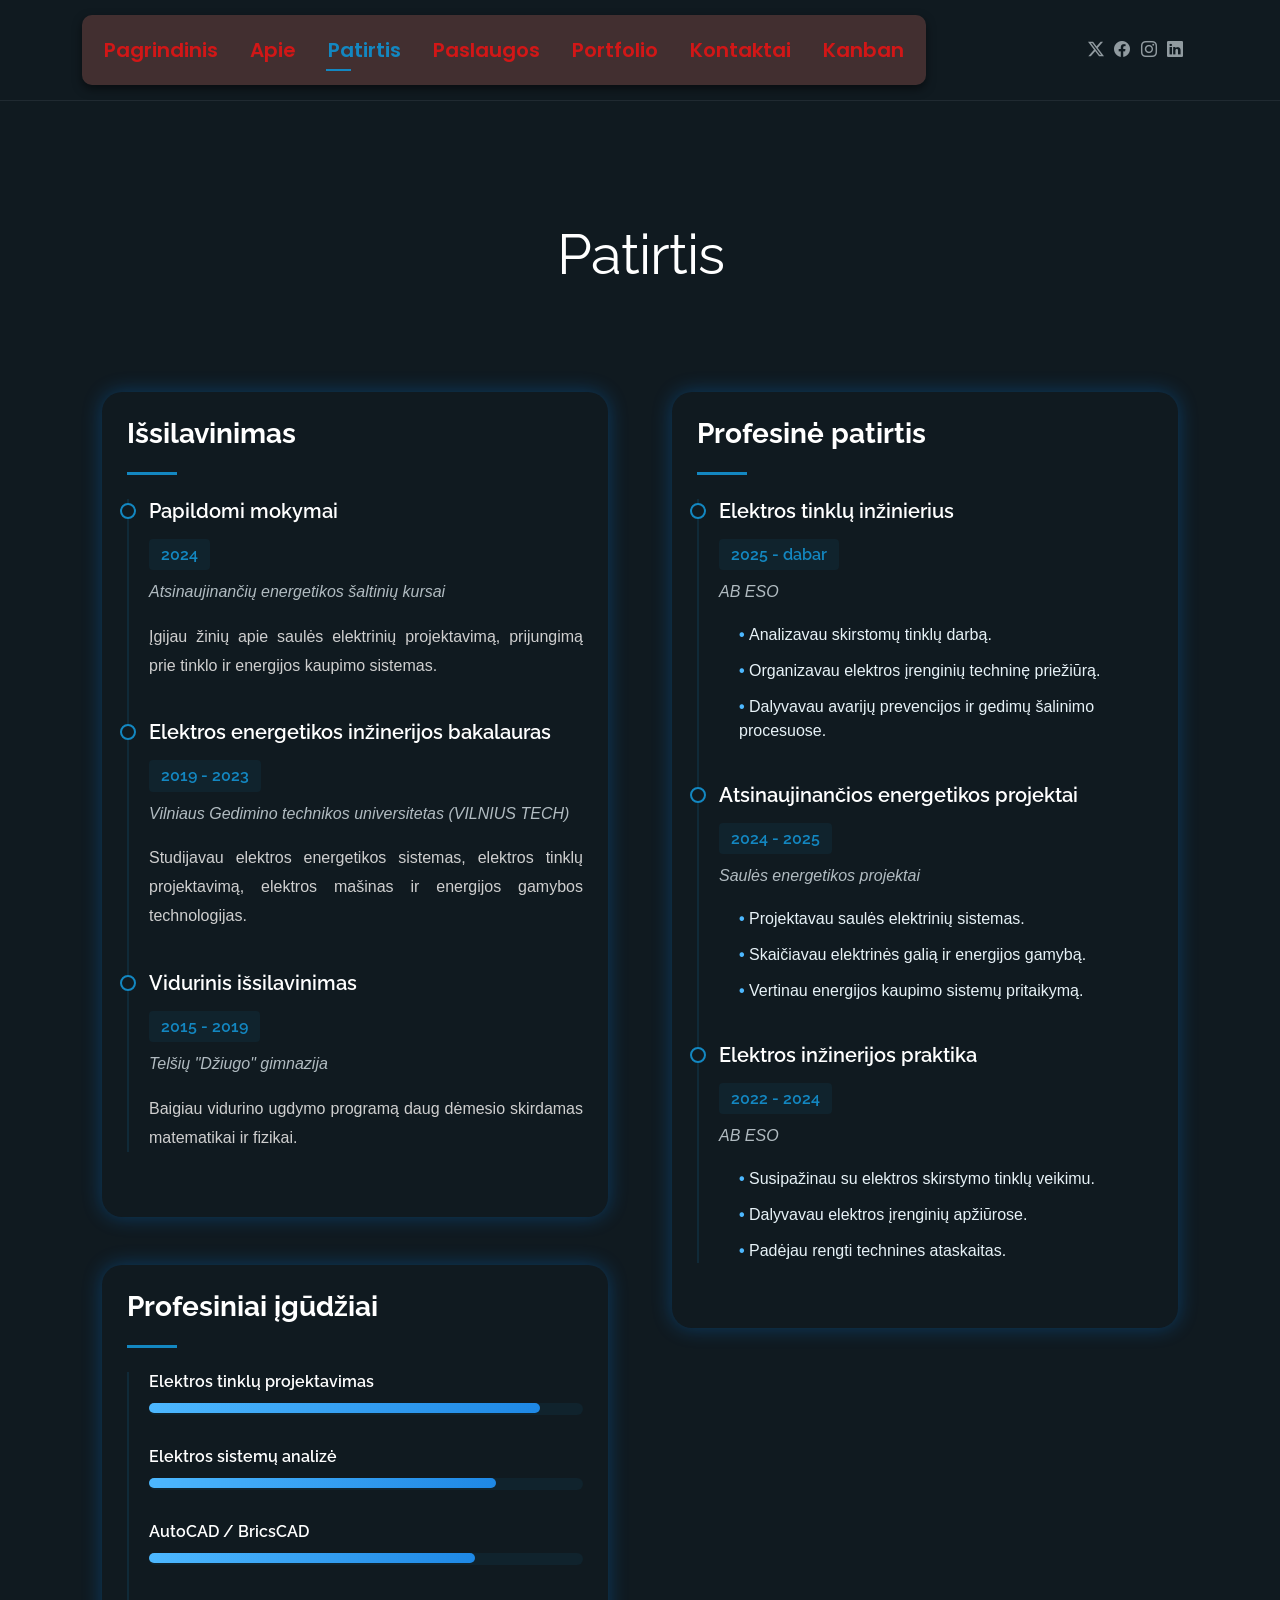
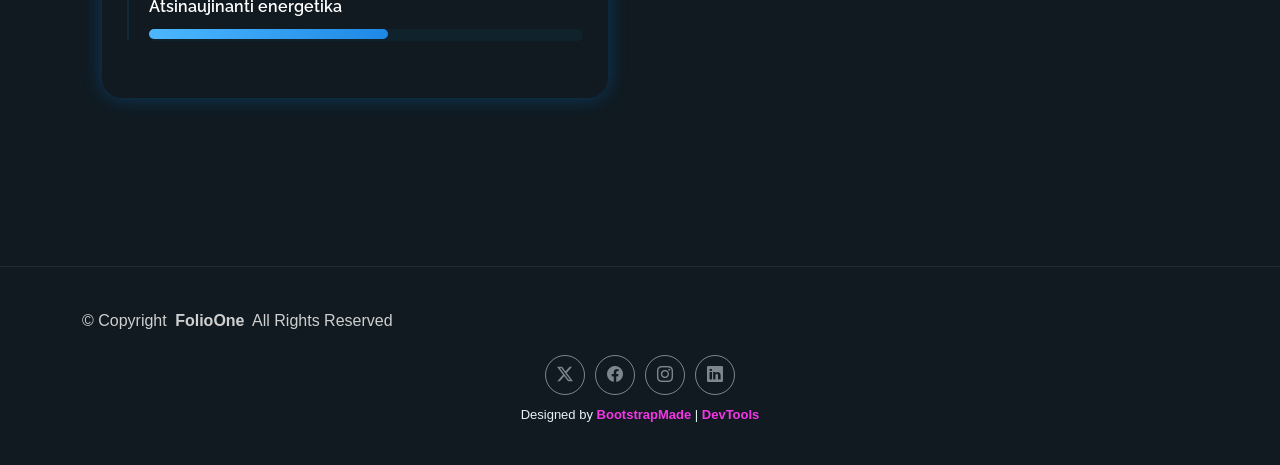
<file: resume.html>
<!DOCTYPE html>
<html lang="en">

<head>
  <meta charset="utf-8">
  <meta content="width=device-width, initial-scale=1.0" name="viewport">
  <title>Patirtis</title>
  <meta name="description" content="">
  <meta name="keywords" content="">

  <!-- Favicons -->
  <link href="assets/img/lightning-pixel-art.png" rel="icon">
  <link href="assets/img/lightning-pixel-art.png" rel="apple-touch-icon">

  <!-- Fonts -->
  <link href="https://fonts.googleapis.com" rel="preconnect">
  <link href="https://fonts.gstatic.com" rel="preconnect" crossorigin>
  <link href="https://fonts.googleapis.com/css2?family=Roboto:ital,wght@0,100;0,300;0,400;0,500;0,700;0,900;1,100;1,300;1,400;1,500;1,700;1,900&family=Poppins:ital,wght@0,100;0,200;0,300;0,400;0,500;0,600;0,700;0,800;0,900;1,100;1,200;1,300;1,400;1,500;1,600;1,700;1,800;1,900&family=Raleway:ital,wght@0,100;0,200;0,300;0,400;0,500;0,600;0,700;0,800;0,900;1,100;1,200;1,300;1,400;1,500;1,600;1,700;1,800;1,900&display=swap" rel="stylesheet">

  <!-- Vendor CSS Files -->
  <link href="assets/vendor/bootstrap/css/bootstrap.min.css" rel="stylesheet">
  <link href="assets/vendor/bootstrap-icons/bootstrap-icons.css" rel="stylesheet">
  <link href="assets/vendor/aos/aos.css" rel="stylesheet">
  <link href="assets/vendor/swiper/swiper-bundle.min.css" rel="stylesheet">
  <link href="assets/vendor/glightbox/css/glightbox.min.css" rel="stylesheet">

  <!-- Main CSS File -->
  <link href="assets/css/main.css" rel="stylesheet">
  <link href="assets/css/custom.css" rel="stylesheet">

  <!-- =======================================================
  * Template Name: FolioOne
  * Template URL: https://bootstrapmade.com/folioone-bootstrap-portfolio-website-template/
  * Updated: Aug 23 2025 with Bootstrap v5.3.7
  * Author: BootstrapMade.com
  * License: https://bootstrapmade.com/license/
  ======================================================== -->
</head>

<body class="resume-page">

  <header id="header" class="header d-flex align-items-center light-background sticky-top">
    <div class="container position-relative d-flex align-items-center justify-content-between">

      <!-- <a href="index.html" class="logo d-flex align-items-center me-auto me-xl-0">
      <img src="assets/img/logo.webp" alt="">
      <h1 class="sitename">FolioOne</h1> 
    </a> -->

      <nav id="navmenu" class="navmenu">
        <ul>
          <li><a href="index.html">Pagrindinis</a></li>
          <li><a href="about.html">Apie</a></li>
          <li><a href="resume.html" class="active">Patirtis</a></li>
          <li><a href="services.html">Paslaugos</a></li>
          <li><a href="portfolio.html">Portfolio</a></li>
          <li><a href="contact.html">Kontaktai</a></li>
          <li><a href="kanban.html">Kanban</a></li>
        </ul>
        <i class="mobile-nav-toggle d-xl-none bi bi-list"></i>
      </nav>

      <div class="header-social-links">
        <a href="#" class="twitter"><i class="bi bi-twitter-x"></i></a>
        <a href="#" class="facebook"><i class="bi bi-facebook"></i></a>
        <a href="#" class="instagram"><i class="bi bi-instagram"></i></a>
        <a href="#" class="linkedin"><i class="bi bi-linkedin"></i></a>
      </div>

    </div>
  </header>

  <main class="main">

    <!-- Resume Section -->
    <section id="resume" class="resume section">

      <!-- Section Title -->
      <div class="container section-title" data-aos="fade-up">
        <h2>Patirtis</h2>
      </div><!-- End Section Title -->

      <div class="container" data-aos="fade-up" data-aos-delay="100">

        <div class="row">
          <div class="col-lg-6">

            <!-- Education Section -->
            <div class="resume-item" data-aos="fade-up">
              <h3 class="resume-title">Išsilavinimas</h3>

              <div class="resume-content">
                <article class="education-item">
                  <h4>Papildomi mokymai</h4>
                  <h5>2024</h5>
                  <p class="institution"><em>Atsinaujinančių energetikos šaltinių kursai</em></p>
                  <p>Įgijau žinių apie saulės elektrinių projektavimą, prijungimą prie tinklo ir energijos kaupimo sistemas.</p>
                </article>

                <article class="education-item">
                  <h4>Elektros energetikos inžinerijos bakalauras</h4>
                  <h5>2019 - 2023</h5>
                  <p class="institution"><em>Vilniaus Gedimino technikos universitetas (VILNIUS TECH)</em></p>
                  <p>Studijavau elektros energetikos sistemas, elektros tinklų projektavimą, elektros mašinas ir energijos gamybos technologijas.</p>
                </article>

                <article class="education-item">
                  <h4>Vidurinis išsilavinimas</h4>
                  <h5>2015 - 2019</h5>
                  <p class="institution"><em>Telšių "Džiugo" gimnazija</em></p>
                  <p>Baigiau vidurino ugdymo programą daug dėmesio skirdamas matematikai ir fizikai.</p>
                </article>
              </div>
            </div><!-- End Education Section -->

            <!-- Professional Skills Section -->
            <div class="resume-item skills-animation" data-aos="fade-up">
              <h3 class="resume-title">Profesiniai įgūdžiai</h3>

              <div class="resume-content">
                <div class="skill-item">
                  <h4>Elektros tinklų projektavimas</h4>
                  <div class="progress">
                    <div class="progress-bar" role="progressbar" aria-valuenow="90" aria-valuemin="0" aria-valuemax="100"></div>
                  </div>
                </div>

                <div class="skill-item">
                  <h4>Elektros sistemų analizė</h4>
                  <div class="progress">
                    <div class="progress-bar" role="progressbar" aria-valuenow="80" aria-valuemin="0" aria-valuemax="100"></div>
                  </div>
                </div>

                <div class="skill-item">
                  <h4>AutoCAD / BricsCAD</h4>
                  <div class="progress">
                    <div class="progress-bar" role="progressbar" aria-valuenow="75" aria-valuemin="0" aria-valuemax="100"></div>
                  </div>
                </div>

                <div class="skill-item">
                  <h4>Atsinaujinanti energetika</h4>
                  <div class="progress">
                    <div class="progress-bar" role="progressbar" aria-valuenow="55" aria-valuemin="0" aria-valuemax="100"></div>
                  </div>
                </div>
              </div>
            </div><!-- End Professional Skills Section -->
          </div>

          <div class="col-lg-6">
            <!-- Experience Section -->
            <div class="resume-item" data-aos="fade-up" data-aos-delay="100">
              <h3 class="resume-title">Profesinė patirtis</h3>

              <div class="resume-content">
                <article class="experience-item">
                  <h4>Elektros tinklų inžinierius</h4>
                  <h5>2025 - dabar</h5>
                  <p class="company"><em>AB ESO</em></p>
                  <ul>
                    <li>Analizavau skirstomų tinklų darbą.</li>
                    <li>Organizavau elektros įrenginių techninę priežiūrą.</li>
                    <li>Dalyvavau avarijų prevencijos ir gedimų šalinimo procesuose.</li>
                  </ul>
                </article>

                <article class="experience-item">
                  <h4>Atsinaujinančios energetikos projektai</h4>
                  <h5>2024 - 2025</h5>
                  <p class="company"><em>Saulės energetikos projektai</em></p>
                  <ul>
                    <li>Projektavau saulės elektrinių sistemas.</li>
                    <li>Skaičiavau elektrinės galią ir energijos gamybą.</li>
                    <li>Vertinau energijos kaupimo sistemų pritaikymą.</li>
                  </ul>
                </article>

                <article class="experience-item">
                  <h4>Elektros inžinerijos praktika</h4>
                  <h5>2022 - 2024</h5>
                  <p class="company"><em>AB ESO</em></p>
                  <ul>
                    <li>Susipažinau su elektros skirstymo tinklų veikimu.</li>
                    <li>Dalyvavau elektros įrenginių apžiūrose.</li>
                    <li>Padėjau rengti technines ataskaitas.</li>
                  </ul>
                </article>
              </div>
            </div><!-- End Experience Section -->
          </div>
        </div>

      </div>

    </section><!-- /Resume Section -->

  </main>

  <footer id="footer" class="footer">

    <div class="container">
      <div class="copyright text-center ">
        <p>© <span>Copyright</span> <strong class="px-1 sitename">FolioOne</strong> <span>All Rights Reserved<br></span></p>
      </div>
      <div class="social-links d-flex justify-content-center">
        <a href=""><i class="bi bi-twitter-x"></i></a>
        <a href=""><i class="bi bi-facebook"></i></a>
        <a href=""><i class="bi bi-instagram"></i></a>
        <a href=""><i class="bi bi-linkedin"></i></a>
      </div>
      <div class="credits">
        <!-- All the links in the footer should remain intact. -->
        <!-- You can delete the links only if you've purchased the pro version. -->
        <!-- Licensing information: https://bootstrapmade.com/license/ -->
        <!-- Purchase the pro version with working PHP/AJAX contact form: [buy-url] -->
        Designed by <a href="https://bootstrapmade.com/">BootstrapMade</a> | <a href="https://bootstrapmade.com/tools/">DevTools</a>
      </div>
    </div>

  </footer>

  <!-- Scroll Top -->
  <a href="#" id="scroll-top" class="scroll-top d-flex align-items-center justify-content-center"><i class="bi bi-arrow-up-short"></i></a>

  <!-- Preloader -->
  <div id="preloader"></div>

  <!-- Vendor JS Files -->
  <script src="assets/vendor/bootstrap/js/bootstrap.bundle.min.js"></script>
  <script src="assets/vendor/php-email-form/validate.js"></script>
  <script src="assets/vendor/aos/aos.js"></script>
  <script src="assets/vendor/typed.js/typed.umd.js"></script>
  <script src="assets/vendor/waypoints/noframework.waypoints.js"></script>
  <script src="assets/vendor/purecounter/purecounter_vanilla.js"></script>
  <script src="assets/vendor/swiper/swiper-bundle.min.js"></script>
  <script src="assets/vendor/imagesloaded/imagesloaded.pkgd.min.js"></script>
  <script src="assets/vendor/isotope-layout/isotope.pkgd.min.js"></script>
  <script src="assets/vendor/glightbox/js/glightbox.min.js"></script>

  <!-- Main JS File -->
  <script src="assets/js/main.js"></script>

</body>

</html>
</file>
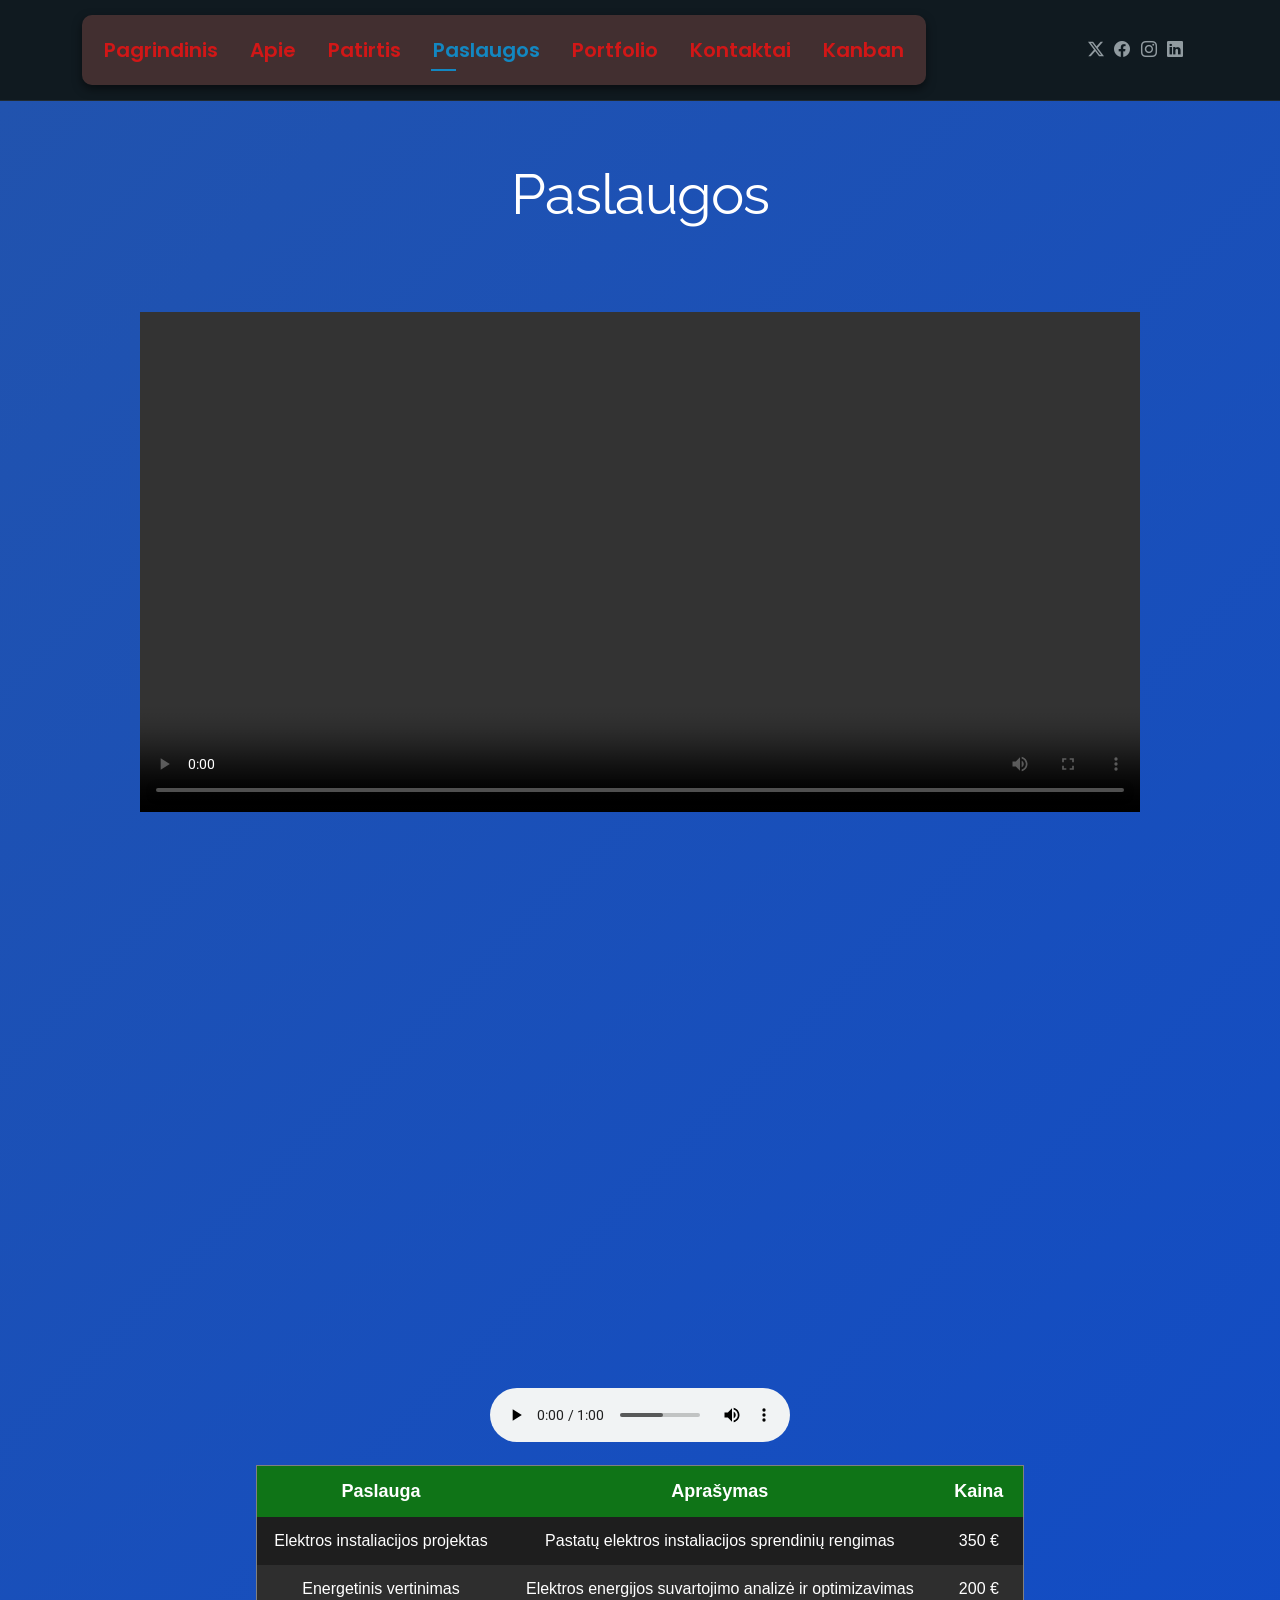
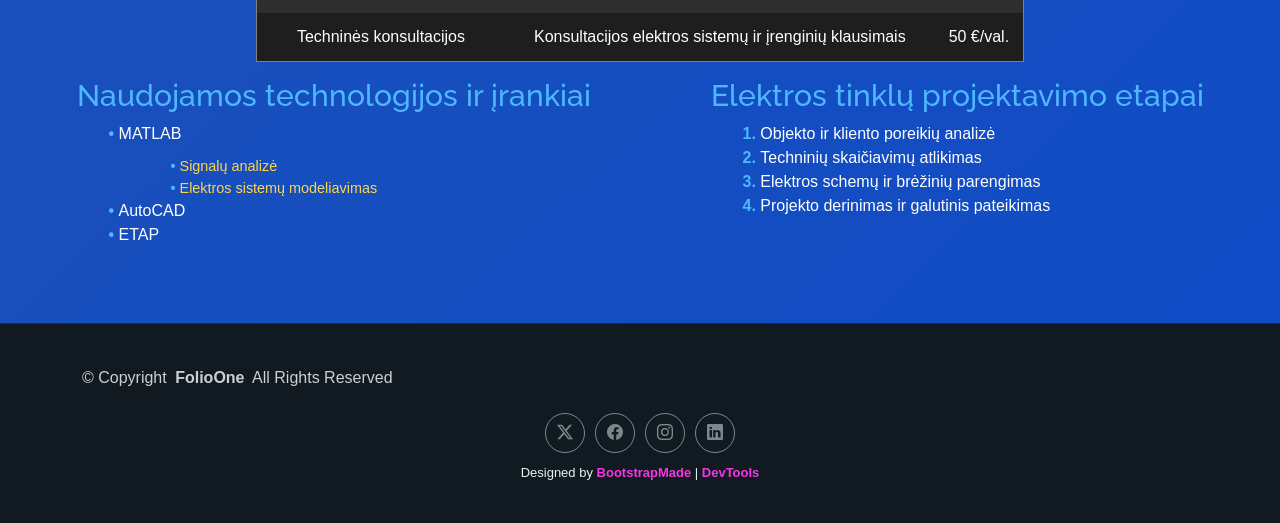
<file: services.html>
<!DOCTYPE html>
<html lang="en">

<head>
  <meta charset="utf-8">
  <meta content="width=device-width, initial-scale=1.0" name="viewport">
  <title>Paslaugos</title>
  <meta name="description" content="">
  <meta name="keywords" content="">

  <!-- Favicons -->
  <link href="assets/img/lightning-pixel-art.png" rel="icon">
  <link href="assets/img/lightning-pixel-art.png" rel="apple-touch-icon">

  <!-- Fonts -->
  <link href="https://fonts.googleapis.com" rel="preconnect">
  <link href="https://fonts.gstatic.com" rel="preconnect" crossorigin>
  <link href="https://fonts.googleapis.com/css2?family=Roboto:ital,wght@0,100;0,300;0,400;0,500;0,700;0,900;1,100;1,300;1,400;1,500;1,700;1,900&family=Poppins:ital,wght@0,100;0,200;0,300;0,400;0,500;0,600;0,700;0,800;0,900;1,100;1,200;1,300;1,400;1,500;1,600;1,700;1,800;1,900&family=Raleway:ital,wght@0,100;0,200;0,300;0,400;0,500;0,600;0,700;0,800;0,900;1,100;1,200;1,300;1,400;1,500;1,600;1,700;1,800;1,900&display=swap" rel="stylesheet">

  <!-- Vendor CSS Files -->
  <link href="assets/vendor/bootstrap/css/bootstrap.min.css" rel="stylesheet">
  <link href="assets/vendor/bootstrap-icons/bootstrap-icons.css" rel="stylesheet">
  <link href="assets/vendor/aos/aos.css" rel="stylesheet">
  <link href="assets/vendor/swiper/swiper-bundle.min.css" rel="stylesheet">
  <link href="assets/vendor/glightbox/css/glightbox.min.css" rel="stylesheet">

  <!-- Main CSS File -->
  <link href="assets/css/main.css" rel="stylesheet">
  <link href="assets/css/custom.css" rel="stylesheet">

  <!-- =======================================================
  * Template Name: FolioOne
  * Template URL: https://bootstrapmade.com/folioone-bootstrap-portfolio-website-template/
  * Updated: Aug 23 2025 with Bootstrap v5.3.7
  * Author: BootstrapMade.com
  * License: https://bootstrapmade.com/license/
  ======================================================== -->
</head>

<body class="services-page">

  <header id="header" class="header d-flex align-items-center light-background sticky-top">
    <div class="container position-relative d-flex align-items-center justify-content-between">

      <!-- <a href="index.html" class="logo d-flex align-items-center me-auto me-xl-0">
      <img src="assets/img/logo.webp" alt="">
      <h1 class="sitename">FolioOne</h1> 
    </a> -->

      <nav id="navmenu" class="navmenu">
        <ul>
          <li><a href="index.html">Pagrindinis</a></li>
          <li><a href="about.html">Apie</a></li>
          <li><a href="resume.html">Patirtis</a></li>
          <li><a href="services.html" class="active">Paslaugos</a></li>
          <li><a href="portfolio.html">Portfolio</a></li>
          <li><a href="contact.html">Kontaktai</a></li>
          <li><a href="kanban.html">Kanban</a></li>
        </ul>
        <i class="mobile-nav-toggle d-xl-none bi bi-list"></i>
      </nav>

      <div class="header-social-links">
        <a href="#" class="twitter"><i class="bi bi-twitter-x"></i></a>
        <a href="#" class="facebook"><i class="bi bi-facebook"></i></a>
        <a href="#" class="instagram"><i class="bi bi-instagram"></i></a>
        <a href="#" class="linkedin"><i class="bi bi-linkedin"></i></a>
      </div>

    </div>
  </header>

  <main class="main">

    <!-- Services Section -->
    <section id="services" class="services section">

      <!-- Section Title -->
      <div class="container section-title" data-aos="fade-up">
        <h2>Paslaugos</h2>
      </div><!-- End Section Title -->

      <div style="text-align: center;">

        <div>
          <video controls width="1000">
            <source src="assets/media/video.mp4" type="video/mp4">
          </video>
        </div>

        <div>
          <iframe width="1000" height="562" src="https://www.youtube.com/embed/BoUVIhtqjAw" frameborder="0" allowfullscreen></iframe>
        </div>

        <div>
          <audio controls>
            <source src="assets/media/audio.mp3" type="audio/mpeg">
          </audio>
        </div>

      </div>

      <p></p>

      <div>
        <table border="1" style="width:60%; border-collapse:collapse; color:white;margin:auto;">
          <tr>
            <th>Paslauga</th>
            <th>Aprašymas</th>
            <th>Kaina</th>
          </tr>
          <tr>
            <td>Elektros instaliacijos projektas</td>
            <td>Pastatų elektros instaliacijos sprendinių rengimas</td>
            <td>350 €</td>
          </tr>
          <tr>
            <td>Energetinis vertinimas</td>
            <td>Elektros energijos suvartojimo analizė ir optimizavimas</td>
            <td>200 €</td>
          </tr>
          <tr>
            <td>Techninės konsultacijos</td>
            <td>Konsultacijos elektros sistemų ir įrenginių klausimais</td>
            <td>50 €/val.</td>
          </tr>
        </table>
      </div>

      <p></p>

      <div style="display: flex; justify-content: center; gap: 120px; color:white;">

        <div>

          <h3>Naudojamos technologijos ir įrankiai</h3>

          <ul>
            <li>MATLAB
              <ul>
                <li>Signalų analizė</li>
                <li>Elektros sistemų modeliavimas</li>
              </ul>
            </li>
            <li>AutoCAD</li>
            <li>ETAP</li>
          </ul>

        </div>

        <div>

          <h3>Elektros tinklų projektavimo etapai</h3>

          <ol>
            <li>Objekto ir kliento poreikių analizė</li>
            <li>Techninių skaičiavimų atlikimas</li>
            <li>Elektros schemų ir brėžinių parengimas</li>
            <li>Projekto derinimas ir galutinis pateikimas</li>
          </ol>

        </div>

      </div>


    </section><!-- /Services Section -->

  </main>

  <footer id="footer" class="footer">

    <div class="container">
      <div class="copyright text-center ">
        <p>© <span>Copyright</span> <strong class="px-1 sitename">FolioOne</strong> <span>All Rights Reserved<br></span></p>
      </div>
      <div class="social-links d-flex justify-content-center">
        <a href=""><i class="bi bi-twitter-x"></i></a>
        <a href=""><i class="bi bi-facebook"></i></a>
        <a href=""><i class="bi bi-instagram"></i></a>
        <a href=""><i class="bi bi-linkedin"></i></a>
      </div>
      <div class="credits">
        <!-- All the links in the footer should remain intact. -->
        <!-- You can delete the links only if you've purchased the pro version. -->
        <!-- Licensing information: https://bootstrapmade.com/license/ -->
        <!-- Purchase the pro version with working PHP/AJAX contact form: [buy-url] -->
        Designed by <a href="https://bootstrapmade.com/">BootstrapMade</a> | <a href="https://bootstrapmade.com/tools/">DevTools</a>
      </div>
    </div>

  </footer>

  <!-- Scroll Top -->
  <a href="#" id="scroll-top" class="scroll-top d-flex align-items-center justify-content-center"><i class="bi bi-arrow-up-short"></i></a>

  <!-- Preloader -->
  <div id="preloader"></div>

  <!-- Vendor JS Files -->
  <script src="assets/vendor/bootstrap/js/bootstrap.bundle.min.js"></script>
  <script src="assets/vendor/php-email-form/validate.js"></script>
  <script src="assets/vendor/aos/aos.js"></script>
  <script src="assets/vendor/typed.js/typed.umd.js"></script>
  <script src="assets/vendor/waypoints/noframework.waypoints.js"></script>
  <script src="assets/vendor/purecounter/purecounter_vanilla.js"></script>
  <script src="assets/vendor/swiper/swiper-bundle.min.js"></script>
  <script src="assets/vendor/imagesloaded/imagesloaded.pkgd.min.js"></script>
  <script src="assets/vendor/isotope-layout/isotope.pkgd.min.js"></script>
  <script src="assets/vendor/glightbox/js/glightbox.min.js"></script>

  <!-- Main JS File -->
  <script src="assets/js/main.js"></script>

</body>

</html>
</file>
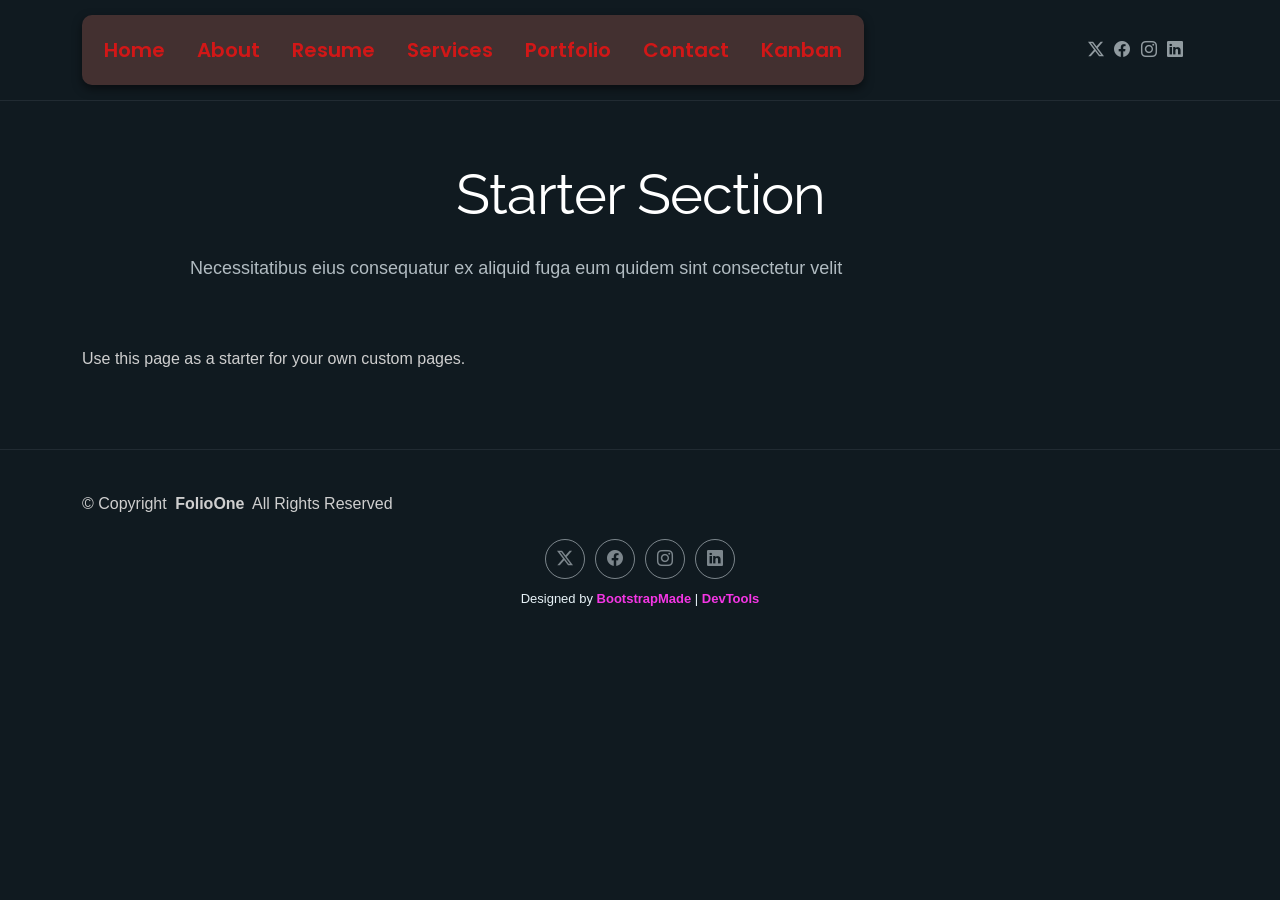
<file: starter-page.html>
<!DOCTYPE html>
<html lang="en">

<head>
  <meta charset="utf-8">
  <meta content="width=device-width, initial-scale=1.0" name="viewport">
  <title>Starter Page - FolioOne Bootstrap Template</title>
  <meta name="description" content="">
  <meta name="keywords" content="">

  <!-- Favicons -->
  <link href="assets/img/favicon.png" rel="icon">
  <link href="assets/img/apple-touch-icon.png" rel="apple-touch-icon">

  <!-- Fonts -->
  <link href="https://fonts.googleapis.com" rel="preconnect">
  <link href="https://fonts.gstatic.com" rel="preconnect" crossorigin>
  <link href="https://fonts.googleapis.com/css2?family=Roboto:ital,wght@0,100;0,300;0,400;0,500;0,700;0,900;1,100;1,300;1,400;1,500;1,700;1,900&family=Poppins:ital,wght@0,100;0,200;0,300;0,400;0,500;0,600;0,700;0,800;0,900;1,100;1,200;1,300;1,400;1,500;1,600;1,700;1,800;1,900&family=Raleway:ital,wght@0,100;0,200;0,300;0,400;0,500;0,600;0,700;0,800;0,900;1,100;1,200;1,300;1,400;1,500;1,600;1,700;1,800;1,900&display=swap" rel="stylesheet">

  <!-- Vendor CSS Files -->
  <link href="assets/vendor/bootstrap/css/bootstrap.min.css" rel="stylesheet">
  <link href="assets/vendor/bootstrap-icons/bootstrap-icons.css" rel="stylesheet">
  <link href="assets/vendor/aos/aos.css" rel="stylesheet">
  <link href="assets/vendor/swiper/swiper-bundle.min.css" rel="stylesheet">
  <link href="assets/vendor/glightbox/css/glightbox.min.css" rel="stylesheet">

  <!-- Main CSS File -->
  <link href="assets/css/main.css" rel="stylesheet">
  <link href="assets/css/custom.css" rel="stylesheet">
  
  <!-- =======================================================
  * Template Name: FolioOne
  * Template URL: https://bootstrapmade.com/folioone-bootstrap-portfolio-website-template/
  * Updated: Aug 23 2025 with Bootstrap v5.3.7
  * Author: BootstrapMade.com
  * License: https://bootstrapmade.com/license/
  ======================================================== -->
</head>

<body class="starter-page-page">

  <header id="header" class="header d-flex align-items-center light-background sticky-top">
    <div class="container position-relative d-flex align-items-center justify-content-between">

      <!-- <a href="index.html" class="logo d-flex align-items-center me-auto me-xl-0">
      <img src="assets/img/logo.webp" alt="">
      <h1 class="sitename">FolioOne</h1> 
    </a> -->

      <nav id="navmenu" class="navmenu">
        <ul>
          <li><a href="index.html">Home</a></li>
          <li><a href="about.html">About</a></li>
          <li><a href="resume.html">Resume</a></li>
          <li><a href="services.html">Services</a></li>
          <li><a href="portfolio.html">Portfolio</a></li>
          <li><a href="contact.html">Contact</a></li>
          <li><a href="kanban.html">Kanban</a></li>
        </ul>
        <i class="mobile-nav-toggle d-xl-none bi bi-list"></i>
      </nav>

      <div class="header-social-links">
        <a href="#" class="twitter"><i class="bi bi-twitter-x"></i></a>
        <a href="#" class="facebook"><i class="bi bi-facebook"></i></a>
        <a href="#" class="instagram"><i class="bi bi-instagram"></i></a>
        <a href="#" class="linkedin"><i class="bi bi-linkedin"></i></a>
      </div>

    </div>
  </header>

  <main class="main">

    <!-- Starter Section Section -->
    <section id="starter-section" class="starter-section section">

      <!-- Section Title -->
      <div class="container section-title" data-aos="fade-up">
        <h2>Starter Section</h2>
        <p>Necessitatibus eius consequatur ex aliquid fuga eum quidem sint consectetur velit</p>
      </div><!-- End Section Title -->

      <div class="container" data-aos="fade-up">
        <p>Use this page as a starter for your own custom pages.</p>
      </div>

    </section><!-- /Starter Section Section -->

  </main>

  <footer id="footer" class="footer">

    <div class="container">
      <div class="copyright text-center ">
        <p>© <span>Copyright</span> <strong class="px-1 sitename">FolioOne</strong> <span>All Rights Reserved<br></span></p>
      </div>
      <div class="social-links d-flex justify-content-center">
        <a href=""><i class="bi bi-twitter-x"></i></a>
        <a href=""><i class="bi bi-facebook"></i></a>
        <a href=""><i class="bi bi-instagram"></i></a>
        <a href=""><i class="bi bi-linkedin"></i></a>
      </div>
      <div class="credits">
        <!-- All the links in the footer should remain intact. -->
        <!-- You can delete the links only if you've purchased the pro version. -->
        <!-- Licensing information: https://bootstrapmade.com/license/ -->
        <!-- Purchase the pro version with working PHP/AJAX contact form: [buy-url] -->
        Designed by <a href="https://bootstrapmade.com/">BootstrapMade</a> | <a href="https://bootstrapmade.com/tools/">DevTools</a>
      </div>
    </div>

  </footer>

  <!-- Scroll Top -->
  <a href="#" id="scroll-top" class="scroll-top d-flex align-items-center justify-content-center"><i class="bi bi-arrow-up-short"></i></a>

  <!-- Preloader -->
  <div id="preloader"></div>

  <!-- Vendor JS Files -->
  <script src="assets/vendor/bootstrap/js/bootstrap.bundle.min.js"></script>
  <script src="assets/vendor/php-email-form/validate.js"></script>
  <script src="assets/vendor/aos/aos.js"></script>
  <script src="assets/vendor/typed.js/typed.umd.js"></script>
  <script src="assets/vendor/waypoints/noframework.waypoints.js"></script>
  <script src="assets/vendor/purecounter/purecounter_vanilla.js"></script>
  <script src="assets/vendor/swiper/swiper-bundle.min.js"></script>
  <script src="assets/vendor/imagesloaded/imagesloaded.pkgd.min.js"></script>
  <script src="assets/vendor/isotope-layout/isotope.pkgd.min.js"></script>
  <script src="assets/vendor/glightbox/js/glightbox.min.js"></script>

  <!-- Main JS File -->
  <script src="assets/js/main.js"></script>

</body>

</html>
</file>
<file: assets/css/custom.css>
/* Šriftas */
body {
    font-family: "Open Sans", sans-serif;
    color: #e0e0e0;
}

/* Antraštės */
h1 {
    font-size: 60px;
    color: #4db8ff;
    font-weight: 700;
    text-transform: uppercase;
}

h2 {
    font-size: 42px;
    color: #ffffff;
    letter-spacing: 2px;
}

h3 {
    font-size: 30px;
    color: #4db8ff;
}

h4 {
    font-size: 24px;
    color: #87ceeb;
}

h5 {
    font-size: 20px;
    color: #ffffff;
}

h6 {
    font-size: 16px;
    line-height: 1.8;
    color: #cfcfcf;
    text-align: justify;
}

p {
    font-size: 16px;
    line-height: 1.8;
    color: #cfcfcf;
    text-align: justify;
}

/* Mygtukai */
.hero .hero-actions .btn.btn-primary {
    background-color: #1ba87e;
    color: #ffffff;
    padding: 12px 24px;
    border-radius: 10px;
    border: 2px solid #42a5f5;
    transition: all 0.3s ease;
}

.hero .hero-actions .btn.btn-primary:hover{
    background: #ce5f5f;
    color: #000;
    transform: scale(1.05);
}

/* Nuorodos */
a {
    color: #f536e5;
    text-decoration: none;
    font-weight: 600;
    transition: 0.3s;
}

a:hover {
    color: #81d4fa;
    text-decoration: underline;
}

a:active{
    color: #ffffff;
}

/* Margin ir Padding skiltyse */
#about,
#resume,
#portfolio {
    margin-top: 80px;
    margin-bottom: 80px;
    padding: 40px;
}

/* Turinio blokai */
.service-card,
.resume-item,
.portfolio-item {
    padding: 25px;
    margin: 20px;
    border-radius: 20px;
    box-shadow: 0 0 20px rgba(0, 140, 255, 0.3);
}

/* Navigacijos juosta */
.navmenu {
    background-color: #523736c5;
    padding: 5px 20px;
    border-radius: 10px;
    box-shadow: 0 4px 10px rgba(0, 0, 0, 0.5);
}

.navmenu a {
    color: #d11717;
    font-weight: 600;
    font-size: 20px;
    transition: 0.3s;
}

.navmenu ul li::before {
content: " ";
}

/*Progreso juostos*/
.skills .skill-box .progress .progress-bar {
    background-color: #39ccd6;
    border-radius: 10px;
}

.resume .skill-item .progress .progress-bar {
    height: 10px;
    background-color: #39ccd6;
    border-radius: 10px;
}

/*Nenumeruotas sąrašas*/
ul{
    list-style: none;
}

ul li::before {
    content: "• ";
    color: #4db8ff;
    font-weight: bold;
}

/*Numeruotas sąrašas*/
ol {
    counter-reset: etapai;
    list-style: none;
}

ol li {
    counter-increment: etapai;
}

ol li::before {
    content: counter(etapai) ". ";
    color: #4db8ff;
    font-weight: bold;
}

/*Įdėtinis sąrašas*/
ul ul {
    margin-top: 10px;
    margin-left: 30px;
    color: #ffd54f;
    font-size: 0.9em;
}

/*Lentelė*/
table th {
    background-color: #0f7417;
    color: #ffffff;
    font-size: 18px;
}

table tr:nth-child(even) {
    background-color: #1e1e1e;
}

table tr:nth-child(odd) {
    background-color: #2e2e2e;
}

table th, table td {
    padding: 12px;
    text-align: center;
}

/* Kanban kortelės */
.skill-kanban {
    display: flex;
    justify-content: space-between;
    gap: 30px;
    margin-top: 50px;
    align-items: flex-start;
    flex-wrap: wrap;
}

.kanban-column {
    flex: 1;
    background: #16213e;
    padding: 20px;
    border-radius: 15px;
    box-shadow: 0 0 15px rgba(77, 184, 255, 0.3);
}

.kanban-column h3 {
    text-align: center;
    color: #4db8ff;
    margin-bottom: 20px;
}

.skill-card {
    background: #0f3460;
    border-left: 5px solid #4db8ff;
    padding: 15px;
    margin-bottom: 15px;
    border-radius: 10px;
    color: white;
}

.skill-card h4 {
    margin-bottom: 10px;
    color: #4db8ff;
}


.xp-info {
    margin-top: 10px;
    text-align: center;
    display: flex;
    flex-direction: column;
}

.xp-table {
    margin: 0 auto;
    width: 60%;
    border-collapse: collapse;
}

.xp-table th {
    background-color: #1e88e5;
    color: white;
    padding: 12px;
}

.xp-table td {
    padding: 12px;
    border: 1px solid white;
    text-align: center;
}

.xp-table tr:nth-child(even) {
    background-color: rgba(255,255,255,0.08);
}

.xp-table tr:hover {
    background-color: rgba(77,184,255,0.2);
}


.xp-progress {
    text-align: center;
    margin: 20px 0;
}

.progress-container {
    width: 80%;
    height: 35px;
    background-color: #d9d9d9;
    border-radius: 20px;
    margin: 20px auto;
    overflow: hidden;
    border: 2px solid #4db8ff;
}

.progress-bar {
    width: 65%;
    height: 100%;
    background: linear-gradient(to right, #4db8ff, #1e88e5);
    color: white;
    text-align: center;
    line-height: 35px;
    font-weight: bold;
}

.stats-section {
    margin: 20px 0;
    text-align: center;
}

.stats-container {
    margin-top: 20px;
    display: flex;
    justify-content: center;
    gap: 25px;
    flex-wrap: wrap;
}

.stat-card {
    width: 240px;
    padding: 25px;
    background: #16213e;
    border-radius: 15px;
    border: 2px solid #4db8ff;
    box-shadow: 0 0 15px rgba(77, 184, 255, 0.4);
}

.stat-card h3 {
    color: #4db8ff;
    font-size: 36px;
    margin-bottom: 10px;
    text-align: center;
}

.stat-card p {
    color: white;
    margin: 0;
    text-align: center;
}

.modules {
    display: flex;
    flex-direction: column;
    gap: 50px;
    max-width: 1200px;
    margin: 0 auto;
}

/* Paslaugų skiltis */
#services {
    background: linear-gradient(
        -45deg,
        #0f172a,
        #1e3a8a,
        #0b49cf,
        #2153ae
    );
    background-size: 400% 400%;
    animation: gradientMove 5s ease infinite;
}

/* Gradiento animacija */
@keyframes gradientMove {
    0% {
        background-position: 0% 50%;
    }

    50% {
        background-position: 100% 50%;
    }

    100% {
        background-position: 0% 50%;
    }
}


.shapes {
    position: relative;
    height: 250px;
    margin-top: 30px;
}

/* Apskritimas */
.circle {
    width: 100px;
    height: 100px;
    background: #4db8ff;
    border-radius: 50%;
    position: absolute;

    animation: pulse 2s infinite alternate,
               floatLeftRight 6s infinite ease-in-out;
}

/* Trikampis */
.triangle {
    width: 0;
    height: 0;

    border-left: 60px solid transparent;
    border-right: 60px solid transparent;
    border-bottom: 100px solid #ffd54f;

    position: absolute;
    left: 250px;
    top: 50px;

    animation: rotateTriangle 5s linear infinite;
}

/* Pulsavimas */
@keyframes pulse {
    from {
        transform: scale(1);
    }

    to {
        transform: scale(1.3);
    }
}

/* Judėjimas */
@keyframes floatLeftRight {
    0% {
        left: 0;
    }

    50% {
        left: 150px;
    }

    100% {
        left: 0;
    }
}

/* Sukimasis */
@keyframes rotateTriangle {
    from {
        transform: rotate(0deg);
    }

    to {
        transform: rotate(360deg);
    }
}

/* Error žinutės*/

.error-text {
    color: red;
    font-size: 14px;
    display: block;
    margin-top: 5px;
}

.error {
    border: 2px solid red !important;
}

.valid {
    border: 2px solid green !important;
}
</file>
<file: assets/css/main.css>
/**
* Template Name: FolioOne
* Template URL: https://bootstrapmade.com/folioone-bootstrap-portfolio-website-template/
* Updated: Aug 23 2025 with Bootstrap v5.3.7
* Author: BootstrapMade.com
* License: https://bootstrapmade.com/license/
*/

/*--------------------------------------------------------------
# Font & Color Variables
# Help: https://bootstrapmade.com/color-system/
--------------------------------------------------------------*/
/* Fonts */
:root {
  --default-font: "Roboto",  system-ui, -apple-system, "Segoe UI", Roboto, "Helvetica Neue", Arial, "Noto Sans", "Liberation Sans", sans-serif, "Apple Color Emoji", "Segoe UI Emoji", "Segoe UI Symbol", "Noto Color Emoji";
  --heading-font: "Raleway",  sans-serif;
  --nav-font: "Poppins",  sans-serif;
}

/* Global Colors - The following color variables are used throughout the website. Updating them here will change the color scheme of the entire website */
:root { 
  --background-color: #101a20; /* Background color for the entire website, including individual sections */
  --default-color: #e7f2f7; /* Default color used for the majority of the text content across the entire website */
  --heading-color: #ffffff; /* Color for headings, subheadings and title throughout the website */
  --accent-color: #1387c1; /* Accent color that represents your brand on the website. It's used for buttons, links, and other elements that need to stand out */
  --surface-color: #141f26; /* The surface color is used as a background of boxed elements within sections, such as cards, icon boxes, or other elements that require a visual separation from the global background. */
  --contrast-color: #ffffff; /* Contrast color for text, ensuring readability against backgrounds of accent, heading, or default colors. */
}

/* Nav Menu Colors - The following color variables are used specifically for the navigation menu. They are separate from the global colors to allow for more customization options */
:root {
  --nav-color: #ffffff;  /* The default color of the main navmenu links */
  --nav-hover-color: #1387c1; /* Applied to main navmenu links when they are hovered over or active */
  --nav-mobile-background-color: #213642; /* Used as the background color for mobile navigation menu */
  --nav-dropdown-background-color: #051117; /* Used as the background color for dropdown items that appear when hovering over primary navigation items */
  --nav-dropdown-color: #e7f2f7; /* Used for navigation links of the dropdown items in the navigation menu. */
  --nav-dropdown-hover-color: #1387c1; /* Similar to --nav-hover-color, this color is applied to dropdown navigation links when they are hovered over. */
}

/* Color Presets - These classes override global colors when applied to any section or element, providing reuse of the sam color scheme. */

.light-background {
  --background-color: #142027;
  --surface-color: #325264;
}

.dark-background {
  --background-color: #0b1419;
  --default-color: #ffffff;
  --heading-color: #ffffff;
  --surface-color: #252525;
  --contrast-color: #ffffff;
}

/* Smooth scroll */
:root {
  scroll-behavior: smooth;
}

/*--------------------------------------------------------------
# General Styling & Shared Classes
--------------------------------------------------------------*/
body {
  color: var(--default-color);
  background-color: var(--background-color);
  font-family: var(--default-font);
}

a {
  color: var(--accent-color);
  text-decoration: none;
  transition: 0.3s;
}

a:hover {
  color: color-mix(in srgb, var(--accent-color), transparent 25%);
  text-decoration: none;
}

h1,
h2,
h3,
h4,
h5,
h6 {
  color: var(--heading-color);
  font-family: var(--heading-font);
}

/* PHP Email Form Messages
------------------------------*/
.php-email-form .error-message {
  display: none;
  background: #df1529;
  color: #ffffff;
  text-align: left;
  padding: 15px;
  margin-bottom: 24px;
  font-weight: 600;
}

.php-email-form .sent-message {
  display: none;
  color: #ffffff;
  background: #059652;
  text-align: center;
  padding: 15px;
  margin-bottom: 24px;
  font-weight: 600;
}

.php-email-form .loading {
  display: none;
  background: var(--surface-color);
  text-align: center;
  padding: 15px;
  margin-bottom: 24px;
}

.php-email-form .loading:before {
  content: "";
  display: inline-block;
  border-radius: 50%;
  width: 24px;
  height: 24px;
  margin: 0 10px -6px 0;
  border: 3px solid var(--accent-color);
  border-top-color: var(--surface-color);
  animation: php-email-form-loading 1s linear infinite;
}

@keyframes php-email-form-loading {
  0% {
    transform: rotate(0deg);
  }

  100% {
    transform: rotate(360deg);
  }
}

/*--------------------------------------------------------------
# Global Header
--------------------------------------------------------------*/
.header {
  --background-color: rgba(255, 255, 255, 0);
  color: var(--default-color);
  background-color: var(--background-color);
  padding: 15px 0;
  transition: all 0.5s;
  z-index: 997;
  border-bottom: 1px solid color-mix(in srgb, var(--default-color), transparent 92%);
}

.header .logo {
  line-height: 1;
}

.header .logo img {
  max-height: 36px;
  margin-right: 8px;
}

.header .logo h1 {
  font-size: 32px;
  margin: 0;
  font-weight: 400;
  color: var(--heading-color);
}

.header .header-social-links {
  padding-right: 15px;
}

.header .header-social-links a {
  color: color-mix(in srgb, var(--default-color), transparent 40%);
  padding-left: 6px;
  display: inline-block;
  transition: 0.3s;
  font-size: 16px;
}

.header .header-social-links a:hover {
  color: var(--default-color);
}

.header .header-social-links a i {
  line-height: 0px;
}

@media (max-width: 1200px) {
  .header .logo {
    order: 1;
  }

  .header .header-social-links {
    order: 2;
  }

  .header .navmenu {
    order: 3;
  }
}

/* Global Header on Scroll
------------------------------*/
.scrolled .header {
  --background-color: rgba(16, 26, 32, 0.9);
}

/*--------------------------------------------------------------
# Navigation Menu
--------------------------------------------------------------*/
/* Desktop Navigation */
@media (min-width: 1200px) {
  .navmenu {
    padding: 0;
  }

  .navmenu ul {
    margin: 0;
    padding: 0;
    display: flex;
    list-style: none;
    align-items: center;
  }

  .navmenu li {
    position: relative;
  }

  .navmenu>ul>li {
    white-space: nowrap;
    padding: 15px 28px 15px 0;
  }

  .navmenu>ul>li:last-child {
    padding-right: 0;
  }

  .navmenu a,
  .navmenu a:focus {
    color: var(--nav-color);
    font-size: 15px;
    padding: 0 2px;
    font-family: var(--nav-font);
    font-weight: 400;
    display: flex;
    align-items: center;
    justify-content: space-between;
    white-space: nowrap;
    transition: 0.3s;
    position: relative;
  }

  .navmenu a i,
  .navmenu a:focus i {
    font-size: 12px;
    line-height: 0;
    margin-left: 5px;
    transition: 0.3s;
  }

  .navmenu>ul>li>a:before {
    content: "";
    position: absolute;
    height: 2px;
    bottom: -6px;
    left: 0;
    background-color: var(--nav-hover-color);
    visibility: hidden;
    width: 0px;
    transition: all 0.3s ease-in-out 0s;
  }

  .navmenu a:hover:before,
  .navmenu li:hover>a:before,
  .navmenu .active:before {
    visibility: visible;
    width: 25px;
  }

  .navmenu li:hover>a,
  .navmenu .active,
  .navmenu .active:focus {
    color: var(--nav-hover-color);
  }

  .navmenu .dropdown ul {
    margin: 0;
    padding: 10px 0;
    background: var(--nav-dropdown-background-color);
    display: block;
    position: absolute;
    visibility: hidden;
    left: -5px;
    top: 130%;
    opacity: 0;
    transition: 0.3s;
    border-radius: 4px;
    z-index: 99;
    box-shadow: 0px 0px 30px rgba(0, 0, 0, 0.1);
  }

  .navmenu .dropdown ul li {
    min-width: 200px;
  }

  .navmenu .dropdown ul a {
    padding: 10px 20px;
    font-size: 15px;
    text-transform: none;
    color: var(--nav-dropdown-color);
  }

  .navmenu .dropdown ul a i {
    font-size: 12px;
  }

  .navmenu .dropdown ul a:hover,
  .navmenu .dropdown ul .active:hover,
  .navmenu .dropdown ul li:hover>a {
    color: var(--nav-dropdown-hover-color);
  }

  .navmenu .dropdown:hover>ul {
    opacity: 1;
    top: 100%;
    visibility: visible;
  }

  .navmenu .dropdown .dropdown ul {
    top: 0;
    left: -90%;
    visibility: hidden;
  }

  .navmenu .dropdown .dropdown:hover>ul {
    opacity: 1;
    top: 0;
    left: -100%;
    visibility: visible;
  }
}

/* Mobile Navigation */
@media (max-width: 1199px) {
  .mobile-nav-toggle {
    color: var(--nav-color);
    font-size: 28px;
    line-height: 0;
    margin-right: 10px;
    cursor: pointer;
    transition: color 0.3s;
  }

  .navmenu {
    padding: 0;
    z-index: 9997;
  }

  .navmenu ul {
    display: none;
    list-style: none;
    position: absolute;
    inset: 60px 20px 20px 20px;
    padding: 10px 0;
    margin: 0;
    border-radius: 6px;
    background-color: var(--nav-mobile-background-color);
    border: 1px solid color-mix(in srgb, var(--default-color), transparent 90%);
    box-shadow: none;
    overflow-y: auto;
    transition: 0.3s;
    z-index: 9998;
  }

  .navmenu a,
  .navmenu a:focus {
    color: var(--nav-dropdown-color);
    padding: 10px 20px;
    font-family: var(--nav-font);
    font-size: 17px;
    font-weight: 500;
    display: flex;
    align-items: center;
    justify-content: space-between;
    white-space: nowrap;
    transition: 0.3s;
  }

  .navmenu a i,
  .navmenu a:focus i {
    font-size: 12px;
    line-height: 0;
    margin-left: 5px;
    width: 30px;
    height: 30px;
    display: flex;
    align-items: center;
    justify-content: center;
    border-radius: 50%;
    transition: 0.3s;
    background-color: color-mix(in srgb, var(--accent-color), transparent 90%);
  }

  .navmenu a i:hover,
  .navmenu a:focus i:hover {
    background-color: var(--accent-color);
    color: var(--contrast-color);
  }

  .navmenu a:hover,
  .navmenu .active,
  .navmenu .active:focus {
    color: var(--nav-dropdown-hover-color);
  }

  .navmenu .active i,
  .navmenu .active:focus i {
    background-color: var(--accent-color);
    color: var(--contrast-color);
    transform: rotate(180deg);
  }

  .navmenu .dropdown ul {
    position: static;
    display: none;
    z-index: 99;
    padding: 10px 0;
    margin: 10px 20px;
    background-color: var(--nav-dropdown-background-color);
    transition: all 0.5s ease-in-out;
  }

  .navmenu .dropdown ul ul {
    background-color: rgba(33, 37, 41, 0.1);
  }

  .navmenu .dropdown>.dropdown-active {
    display: block;
    background-color: rgba(33, 37, 41, 0.03);
  }

  .mobile-nav-active {
    overflow: hidden;
  }

  .mobile-nav-active .mobile-nav-toggle {
    color: #fff;
    position: absolute;
    font-size: 32px;
    top: 15px;
    right: 15px;
    margin-right: 0;
    z-index: 9999;
  }

  .mobile-nav-active .navmenu {
    position: fixed;
    overflow: hidden;
    inset: 0;
    background: rgba(33, 37, 41, 0.8);
    transition: 0.3s;
  }

  .mobile-nav-active .navmenu>ul {
    display: block;
  }
}

/*--------------------------------------------------------------
# Global Footer
--------------------------------------------------------------*/
.footer {
  color: var(--default-color);
  background-color: var(--background-color);
  font-size: 14px;
  padding: 40px 0;
  position: relative;
  border-top: 1px solid color-mix(in srgb, var(--default-color), transparent 92%);
}

.footer .copyright p {
  margin-bottom: 0;
}

.footer .social-links {
  margin-top: 20px;
}

.footer .social-links a {
  display: flex;
  align-items: center;
  justify-content: center;
  width: 40px;
  height: 40px;
  border-radius: 50%;
  border: 1px solid color-mix(in srgb, var(--default-color), transparent 50%);
  font-size: 16px;
  color: color-mix(in srgb, var(--default-color), transparent 50%);
  margin: 0 5px;
  transition: 0.3s;
}

.footer .social-links a:hover {
  color: var(--accent-color);
  border-color: var(--accent-color);
}

.footer .credits {
  margin-top: 10px;
  font-size: 13px;
  text-align: center;
}

/*--------------------------------------------------------------
# Preloader
--------------------------------------------------------------*/
#preloader {
  position: fixed;
  inset: 0;
  z-index: 9999;
  overflow: hidden;
  background-color: var(--background-color);
  transition: all 0.6s ease-out;
  width: 100%;
  height: 100vh;
}

#preloader:before,
#preloader:after {
  content: "";
  position: absolute;
  border: 4px solid var(--accent-color);
  border-radius: 50%;
  animation: animate-preloader 2s cubic-bezier(0, 0.2, 0.8, 1) infinite;
}

#preloader:after {
  animation-delay: -0.5s;
}

@keyframes animate-preloader {
  0% {
    width: 10px;
    height: 10px;
    top: calc(50% - 5px);
    left: calc(50% - 5px);
    opacity: 1;
  }

  100% {
    width: 72px;
    height: 72px;
    top: calc(50% - 36px);
    left: calc(50% - 36px);
    opacity: 0;
  }
}

/*--------------------------------------------------------------
# Scroll Top Button
--------------------------------------------------------------*/
.scroll-top {
  position: fixed;
  visibility: hidden;
  opacity: 0;
  right: 15px;
  bottom: -15px;
  z-index: 99999;
  background-color: var(--accent-color);
  width: 44px;
  height: 44px;
  border-radius: 50px;
  transition: all 0.4s;
}

.scroll-top i {
  font-size: 24px;
  color: var(--contrast-color);
  line-height: 0;
}

.scroll-top:hover {
  background-color: color-mix(in srgb, var(--accent-color), transparent 20%);
  color: var(--contrast-color);
}

.scroll-top.active {
  visibility: visible;
  opacity: 1;
  bottom: 15px;
}

/*--------------------------------------------------------------
# Disable aos animation delay on mobile devices
--------------------------------------------------------------*/
@media screen and (max-width: 768px) {
  [data-aos-delay] {
    transition-delay: 0 !important;
  }
}

/*--------------------------------------------------------------
# Global Page Titles & Breadcrumbs
--------------------------------------------------------------*/
.page-title {
  color: var(--default-color);
  background-color: var(--background-color);
  position: relative;
}

.page-title .heading {
  padding: 80px 0;
  border-top: 1px solid color-mix(in srgb, var(--default-color), transparent 90%);
}

.page-title .heading h1 {
  font-size: 38px;
  font-weight: 700;
}

.page-title nav {
  background-color: color-mix(in srgb, var(--default-color), transparent 96%);
  padding: 20px 0;
}

.page-title nav ol {
  display: flex;
  flex-wrap: wrap;
  list-style: none;
  padding: 0;
  margin: 0;
  font-size: 16px;
  font-weight: 400;
}

.page-title nav ol li+li {
  padding-left: 10px;
}

.page-title nav ol li+li::before {
  content: "/";
  display: inline-block;
  padding-right: 10px;
  color: color-mix(in srgb, var(--default-color), transparent 70%);
}

/*--------------------------------------------------------------
# Global Sections
--------------------------------------------------------------*/
section,
.section {
  color: var(--default-color);
  background-color: var(--background-color);
  padding: 60px 0;
  scroll-margin-top: 100px;
  overflow: clip;
}

@media (max-width: 1199px) {

  section,
  .section {
    scroll-margin-top: 66px;
  }
}

/*--------------------------------------------------------------
# Global Section Titles
--------------------------------------------------------------*/
.section-title {
  text-align: center;
  padding-bottom: 60px;
  position: relative;
}

.section-title h2 {
  font-size: 3.5rem;
  font-weight: 400;
  line-height: 1.2;
  color: var(--heading-color);
  margin-bottom: 1.5rem;
  letter-spacing: -1px;
}

@media (max-width: 768px) {
  .section-title h2 {
    font-size: 2.5rem;
  }
}

.section-title p {
  font-size: 1.125rem;
  line-height: 1.8;
  color: color-mix(in srgb, var(--default-color), transparent 25%);
  max-width: 900px;
  margin: 0 auto;
  text-wrap: balance;
}

/*--------------------------------------------------------------
# Hero Section
--------------------------------------------------------------*/
.hero {
  padding: 80px 0;
  min-height: 100vh;
  display: flex;
  align-items: center;
}

.hero .hero-content h1 {
  font-size: 3.5rem;
  font-weight: 700;
  margin-bottom: 1rem;
  line-height: 1.2;
}

.hero .hero-content h1 .highlight {
  color: var(--accent-color);
  position: relative;
}

.hero .hero-content h1 .highlight::after {
  content: "";
  position: absolute;
  bottom: 0;
  left: 0;
  width: 100%;
  height: 3px;
  background: linear-gradient(90deg, var(--accent-color), color-mix(in srgb, var(--accent-color), transparent 50%));
  border-radius: 2px;
}

@media (max-width: 768px) {
  .hero .hero-content h1 {
    font-size: 2.5rem;
  }
}

.hero .hero-content h2 {
  font-size: 1.5rem;
  font-weight: 400;
  margin-bottom: 2rem;
  color: color-mix(in srgb, var(--default-color), transparent 20%);
}

.hero .hero-content h2 .typed {
  color: var(--accent-color);
  font-weight: 600;
}

@media (max-width: 768px) {
  .hero .hero-content h2 {
    font-size: 1.25rem;
  }
}

.hero .hero-content p {
  font-size: 1.1rem;
  line-height: 1.6;
  margin-bottom: 2.5rem;
  color: color-mix(in srgb, var(--default-color), transparent 30%);
}

.hero .hero-actions {
  display: flex;
  gap: 1rem;
  margin-bottom: 3rem;
}

.hero .hero-actions .btn {
  padding: 12px 30px;
  border-radius: 50px;
  font-weight: 600;
  text-decoration: none;
  transition: all 0.3s ease;
  border: 2px solid;
}

.hero .hero-actions .btn.btn-primary {
  background: var(--accent-color);
  color: var(--contrast-color);
  border-color: var(--accent-color);
}

.hero .hero-actions .btn.btn-primary:hover {
  background: color-mix(in srgb, var(--accent-color), black 15%);
  border-color: color-mix(in srgb, var(--accent-color), black 15%);
  transform: translateY(-2px);
}

.hero .hero-actions .btn.btn-outline {
  background: transparent;
  color: var(--accent-color);
  border-color: var(--accent-color);
}

.hero .hero-actions .btn.btn-outline:hover {
  transform: translateY(-2px);
}

@media (max-width: 576px) {
  .hero .hero-actions {
    flex-direction: column;
  }

  .hero .hero-actions .btn {
    text-align: center;
  }
}

.hero .social-links {
  display: flex;
  gap: 1rem;
}

.hero .social-links a {
  width: 45px;
  height: 45px;
  background: var(--surface-color);
  border-radius: 50%;
  display: flex;
  align-items: center;
  justify-content: center;
  color: var(--default-color);
  font-size: 1.2rem;
  transition: all 0.3s ease;
}

.hero .social-links a:hover {
  background: var(--accent-color);
  color: var(--contrast-color);
  transform: translateY(-3px);
  box-shadow: 0 8px 25px color-mix(in srgb, var(--accent-color), transparent 70%);
}

.hero .hero-image {
  position: relative;
}

.hero .hero-image .image-wrapper {
  position: relative;
  max-width: 450px;
  margin: 0 auto;
}

.hero .hero-image .image-wrapper img {
  border-radius: 20px;
  box-shadow: 0 5px 15px color-mix(in srgb, var(--default-color), transparent 95%);
  transition: transform 0.3s ease;
}

.hero .hero-image .image-wrapper img:hover {
  transform: scale(1.02);
}

.hero .hero-image .floating-elements {
  position: absolute;
  top: 0;
  left: 0;
  right: 0;
  bottom: 0;
  pointer-events: none;
}

.hero .hero-image .floating-elements .floating-card {
  position: absolute;
  background: var(--surface-color);
  padding: 15px 20px;
  border-radius: 15px;
  box-shadow: 0 10px 30px color-mix(in srgb, var(--default-color), transparent 90%);
  display: flex;
  align-items: center;
  gap: 10px;
  font-weight: 600;
  animation: float 3s ease-in-out infinite;
}

.hero .hero-image .floating-elements .floating-card i {
  font-size: 1.5rem;
  color: var(--accent-color);
}

.hero .hero-image .floating-elements .floating-card.design {
  top: 10%;
  right: -10%;
  animation-delay: 0s;
}

.hero .hero-image .floating-elements .floating-card.code {
  bottom: 30%;
  left: -15%;
  animation-delay: 1s;
}

.hero .hero-image .floating-elements .floating-card.creativity {
  top: 60%;
  right: -5%;
  animation-delay: 2s;
}

@media (max-width: 992px) {
  .hero .hero-image .floating-elements .floating-card {
    display: none;
  }
}

@keyframes float {

  0%,
  100% {
    transform: translateY(0px);
  }

  50% {
    transform: translateY(-10px);
  }
}

@media (max-width: 992px) {
  .hero .hero-content {
    text-align: center;
    margin-bottom: 3rem;
  }
}

/*--------------------------------------------------------------
# About Section
--------------------------------------------------------------*/
.about .intro-content .eyebrow {
  display: inline-block;
  letter-spacing: 0.12em;
  text-transform: uppercase;
  font-size: 12px;
  color: color-mix(in srgb, var(--default-color), transparent 40%);
  margin-bottom: 16px;
}

.about .intro-content .headline {
  font-family: var(--heading-font);
  font-weight: 300;
  line-height: 1.2;
  font-size: clamp(28px, 4vw, 44px);
  margin: 0 0 24px 0;
}

.about .intro-content .lead {
  font-size: 18px;
  line-height: 1.8;
  color: color-mix(in srgb, var(--default-color), transparent 10%);
  margin-bottom: 24px;
}

.about .intro-content p {
  line-height: 1.8;
  margin-bottom: 24px;
  color: color-mix(in srgb, var(--default-color), transparent 5%);
}

.about .intro-content .cta-group {
  display: flex;
  gap: 24px;
  align-items: center;
  margin-top: 24px;
}

.about .intro-content .cta-group .btn-ghost {
  display: inline-flex;
  align-items: center;
  gap: 8px;
  padding: 12px 18px;
  border-radius: 6px;
  color: var(--accent-color);
  background: color-mix(in srgb, var(--accent-color), transparent 92%);
  border: 1px solid color-mix(in srgb, var(--accent-color), transparent 70%);
  transition: 0.3s ease-in-out;
}

.about .intro-content .cta-group .btn-ghost:hover,
.about .intro-content .cta-group .btn-ghost:focus {
  color: var(--contrast-color);
  background: var(--accent-color);
  border-color: var(--accent-color);
  outline: none;
  box-shadow: 0 0 0 3px color-mix(in srgb, var(--accent-color), transparent 70%);
}

.about .intro-content .cta-group .link-underline {
  display: inline-flex;
  align-items: center;
  gap: 8px;
  position: relative;
  color: var(--accent-color);
  padding-bottom: 4px;
  transition: 0.3s ease-in-out;
}

.about .intro-content .cta-group .link-underline::after {
  content: "";
  position: absolute;
  left: 0;
  right: 0;
  bottom: 0;
  height: 1px;
  background: color-mix(in srgb, var(--accent-color), transparent 40%);
  transform: scaleX(0.4);
  transform-origin: left;
  transition: 0.3s ease-in-out;
}

.about .intro-content .cta-group .link-underline:hover,
.about .intro-content .cta-group .link-underline:focus {
  color: color-mix(in srgb, var(--accent-color), transparent 10%);
  outline: none;
}

.about .intro-content .cta-group .link-underline:hover::after,
.about .intro-content .cta-group .link-underline:focus::after {
  transform: scaleX(1);
}

.about .profile-figure {
  margin: 0;
}

.about .profile-figure .profile-photo {
  width: 88%;
  max-width: 440px;
  border-radius: 18px;
  box-shadow: 0 10px 30px color-mix(in srgb, var(--default-color), transparent 92%);
  transform: translateY(0);
  transition: transform 0.3s ease-in-out;
}

.about .profile-figure .profile-caption {
  margin-top: 24px;
  display: flex;
  align-items: center;
  justify-content: center;
}

.about .profile-figure .profile-caption .meta {
  font-size: 14px;
  color: color-mix(in srgb, var(--default-color), transparent 20%);
}

.about .profile-figure .profile-caption .meta .funfact {
  font-size: 13px;
  margin-top: 4px;
  color: color-mix(in srgb, var(--default-color), transparent 35%);
}

.about .profile-figure:hover .profile-photo {
  transform: translateY(-4px);
}

.about .skill-item {
  padding: 24px;
  border-radius: 6px;
  transition: 0.3s ease-in-out;
  background: color-mix(in srgb, var(--surface-color), var(--accent-color) 2%);
  border: 1px solid color-mix(in srgb, var(--default-color), transparent 88%);
  height: 100%;
}

.about .skill-item i {
  font-size: 24px;
  color: var(--accent-color);
  margin-bottom: 16px;
  display: inline-block;
}

.about .skill-item h3 {
  font-size: 16px;
  margin-bottom: 6px;
  font-weight: 500;
}

.about .skill-item p {
  margin: 0;
  font-size: 14px;
  color: color-mix(in srgb, var(--default-color), transparent 25%);
}

.about .skill-item:hover {
  transform: translateY(-3px);
  border-color: color-mix(in srgb, var(--accent-color), transparent 60%);
  box-shadow: 0 10px 30px color-mix(in srgb, var(--default-color), transparent 92%);
}

.about .timeline-item {
  position: relative;
  padding-left: 26px;
}

.about .timeline-item time {
  display: inline-block;
  font-size: 12px;
  letter-spacing: 0.08em;
  text-transform: uppercase;
  color: color-mix(in srgb, var(--default-color), transparent 45%);
  margin-bottom: 6px;
}

.about .timeline-item h4 {
  font-size: 18px;
  font-weight: 400;
  margin: 0 0 6px;
}

.about .timeline-item p {
  font-size: 14px;
  color: color-mix(in srgb, var(--default-color), transparent 25%);
  margin: 0;
}

.about .timeline-item .dot {
  position: absolute;
  left: 0;
  top: 4px;
  width: 10px;
  height: 10px;
  border-radius: 50%;
  background: var(--accent-color);
  box-shadow: 0 0 0 6px color-mix(in srgb, var(--accent-color), transparent 80%);
}

.about .personal-quote {
  padding: 24px 0;
}

.about .personal-quote p {
  font-family: var(--heading-font);
  font-weight: 300;
  font-size: clamp(20px, 3vw, 28px);
  line-height: 1.5;
  color: color-mix(in srgb, var(--default-color), transparent 5%);
  margin: 0 auto;
  max-width: 800px;
}

.about .fact-pill {
  display: flex;
  align-items: center;
  justify-content: center;
  gap: 10px;
  padding: 10px 14px;
  border-radius: 999px;
  border: 1px solid color-mix(in srgb, var(--default-color), transparent 85%);
  background: var(--surface-color);
  color: color-mix(in srgb, var(--default-color), transparent 10%);
  transition: 0.3s ease-in-out;
}

.about .fact-pill i {
  color: var(--accent-color);
}

.about .fact-pill span {
  font-size: 14px;
}

.about .fact-pill:hover {
  transform: translateY(-2px);
  border-color: color-mix(in srgb, var(--accent-color), transparent 60%);
  box-shadow: 0 10px 30px color-mix(in srgb, var(--default-color), transparent 92%);
}

.about .fact-pill:focus-within {
  box-shadow: 0 0 0 3px color-mix(in srgb, var(--accent-color), transparent 70%);
}

@media (max-width: 992px) {
  .about .profile-figure {
    text-align: center !important;
  }

  .about .profile-figure .profile-photo {
    width: 72%;
  }

  .about .intro-content .cta-group {
    flex-wrap: wrap;
  }
}

@media (max-width: 576px) {
  .about .profile-figure .profile-photo {
    width: 100%;
  }
}

/*--------------------------------------------------------------
# Skills Section
--------------------------------------------------------------*/
.skills .skill-box {
  background-color: var(--surface-color);
  padding: 2rem;
  border-radius: 8px;
  box-shadow: 0 0 20px rgba(0, 0, 0, 0.05);
}

.skills .skill-box h3 {
  font-size: 1.2rem;
  margin-bottom: 1rem;
  font-weight: 600;
}

.skills .skill-box p {
  font-size: 0.9rem;
  margin-bottom: 0.8rem;
  opacity: 0.6;
}

.skills .skill-box .progress {
  background-color: color-mix(in srgb, var(--accent-color), transparent 85%);
  border-radius: 50px;
  height: 8px;
  margin-top: 5px;
  overflow: hidden;
}

.skills .skill-box .progress .progress-bar {
  background-color: var(--accent-color);
  height: 100%;
  position: relative;
  border-radius: 50px;
  transition: 0.9s;
  width: 1px;
}

/*--------------------------------------------------------------
# Stats Section
--------------------------------------------------------------*/
.stats .avatars {
  position: relative;
}

.stats .avatars img {
  width: 60px;
  height: 60px;
  border: 3px solid var(--accent-color);
  margin-right: -15px;
  transition: transform 0.3s ease;
}

.stats .avatars img:hover {
  transform: translateY(-5px);
  z-index: 2;
}

.stats .counters h2 {
  color: var(--heading-color);
  font-size: 48px;
  font-weight: 700;
  margin-bottom: 10px;
}

.stats .counters h2 span {
  display: inline-block;
}

.stats .counters p {
  color: var(--default-color);
  font-size: 18px;
  margin: 0;
  opacity: 0.9;
}

@media (max-width: 991px) {
  .stats .row {
    text-align: center;
  }

  .stats .avatars {
    justify-content: center;
    margin-bottom: 40px;
  }

  .stats .counters h2 {
    font-size: 36px;
  }

  .stats .counters p {
    font-size: 16px;
  }

  .stats .counters .col-md-4 {
    margin-bottom: 30px;
  }

  .stats .counters .col-md-4:last-child {
    margin-bottom: 0;
  }
}

@media (max-width: 576px) {
  .stats {
    padding: 60px 0;
  }

  .stats .avatars {
    flex-wrap: wrap;
    justify-content: center;
  }

  .stats .avatars img {
    margin: 0 -8px;
  }
}

/*--------------------------------------------------------------
# Testimonials Section
--------------------------------------------------------------*/
.testimonials .testimonials-carousel,
.testimonials .testimonials-slider {
  overflow: hidden;
}

.testimonials .testimonial-item .testimonial-content {
  border-left: 3px solid var(--accent-color);
  padding-left: 30px;
}

.testimonials .testimonial-item .testimonial-img {
  border-radius: 50%;
  border: 4px solid var(--background-color);
  margin: 0 auto;
}

.testimonials .testimonial-item h3 {
  font-size: 20px;
  font-weight: bold;
  margin: 10px 0 5px 0;
}

.testimonials .testimonial-item h4 {
  font-size: 14px;
  color: color-mix(in srgb, var(--default-color), transparent 40%);
  margin: 0 0 10px 0;
}

.testimonials .testimonial-item .stars i {
  color: #ffc107;
  margin: 0 1px;
}

.testimonials .testimonial-item .quote-icon-left,
.testimonials .testimonial-item .quote-icon-right {
  color: color-mix(in srgb, var(--accent-color), transparent 50%);
  font-size: 26px;
  line-height: 0;
}

.testimonials .testimonial-item .quote-icon-left {
  display: inline-block;
  left: -5px;
  position: relative;
}

.testimonials .testimonial-item .quote-icon-right {
  display: inline-block;
  right: -5px;
  position: relative;
  top: 10px;
  transform: scale(-1, -1);
}

.testimonials .testimonial-item p {
  font-style: italic;
}

.testimonials .swiper-wrapper {
  height: auto;
}

.testimonials .swiper-pagination {
  margin-top: 30px;
  position: relative;
}

.testimonials .swiper-pagination .swiper-pagination-bullet {
  width: 12px;
  height: 12px;
  background-color: color-mix(in srgb, var(--default-color), transparent 85%);
  opacity: 1;
}

.testimonials .swiper-pagination .swiper-pagination-bullet-active {
  background-color: var(--accent-color);
}

/*--------------------------------------------------------------
# Resume Section
--------------------------------------------------------------*/
.resume .resume-item {
  margin-bottom: 3rem;
}

.resume .resume-item .resume-title {
  font-size: 1.75rem;
  font-weight: 700;
  margin-bottom: 1.5rem;
  padding-bottom: 1.5rem;
  position: relative;
  color: var(--heading-color);
}

.resume .resume-item .resume-title::after {
  content: "";
  position: absolute;
  display: block;
  width: 50px;
  height: 3px;
  background: var(--accent-color);
  bottom: 0;
  left: 0;
}

.resume .resume-item .resume-content {
  padding-left: 1.25rem;
  border-left: 2px solid color-mix(in srgb, var(--accent-color), transparent 85%);
}

.resume .resume-item article {
  position: relative;
  margin-bottom: 2.5rem;
}

.resume .resume-item article::before {
  content: "";
  position: absolute;
  width: 16px;
  height: 16px;
  border-radius: 50%;
  left: -1.8rem;
  top: 0.25rem;
  background: var(--background-color);
  border: 2px solid var(--accent-color);
}

.resume .resume-item article h4 {
  font-size: 1.25rem;
  font-weight: 600;
  margin-bottom: 0.5rem;
  color: var(--heading-color);
}

.resume .resume-item article h5 {
  font-size: 1rem;
  background: color-mix(in srgb, var(--accent-color), transparent 92%);
  padding: 0.375rem 0.75rem;
  display: inline-block;
  font-weight: 600;
  margin: 0.5rem 0;
  color: var(--accent-color);
  border-radius: 4px;
}

.resume .resume-item article .institution,
.resume .resume-item article .company {
  font-size: 1rem;
  margin-bottom: 1rem;
  color: color-mix(in srgb, var(--default-color), transparent 25%);
}

.resume .resume-item article p {
  margin-bottom: 1rem;
}

.resume .resume-item article ul {
  padding-left: 1.25rem;
  margin-bottom: 0;
}

.resume .resume-item article ul li {
  padding-bottom: 0.75rem;
  position: relative;
}

.resume .resume-item article ul li:last-child {
  padding-bottom: 0;
}

.resume .skill-item {
  margin-bottom: 2rem;
}

.resume .skill-item h4 {
  font-size: 1rem;
  font-weight: 600;
  margin-bottom: 0.75rem;
  color: var(--heading-color);
}

.resume .skill-item .progress {
  height: 0.75rem;
  background-color: color-mix(in srgb, var(--accent-color), transparent 92%);
  border-radius: 1rem;
  overflow: visible;
}

.resume .skill-item .progress .progress-bar {
  background-color: var(--accent-color);
  position: relative;
  border-radius: 1rem;
  width: 0;
  transition: width 1s ease;
}

.resume .skill-item .progress .progress-bar::after {
  content: attr(aria-valuenow) "%";
  position: absolute;
  right: 0;
  top: -1.75rem;
  font-size: 0.875rem;
  font-weight: 600;
  color: var(--accent-color);
}

@media (max-width: 991.98px) {
  .resume .resume-item {
    margin-bottom: 2rem;
  }
}

@media (max-width: 767.98px) {
  .resume .resume-content {
    padding-left: 1rem !important;
  }

  .resume article::before {
    left: -2rem !important;
  }
}

/*--------------------------------------------------------------
# Services Section
--------------------------------------------------------------*/
.services .service-item {
  display: flex;
  background-color: var(--surface-color);
  border-radius: 12px;
  padding: 2rem;
  height: 100%;
  position: relative;
  overflow: hidden;
  box-shadow: 0 5px 20px rgba(0, 0, 0, 0.03);
  transition: all 0.4s ease;
}

.services .service-item::before {
  content: "";
  position: absolute;
  left: 0;
  top: 0;
  height: 100%;
  width: 4px;
  background-color: var(--accent-color);
  transform: scaleY(0);
  transform-origin: bottom;
  transition: transform 0.4s cubic-bezier(0.65, 0, 0.35, 1);
}

.services .service-item:hover {
  box-shadow: 0 10px 30px rgba(0, 0, 0, 0.08);
  transform: translateY(-5px);
}

.services .service-item:hover::before {
  transform: scaleY(1);
}

.services .service-item:hover .service-icon {
  background-color: var(--accent-color);
  color: var(--contrast-color);
  transform: rotateY(180deg);
}

.services .service-item:hover .service-icon i {
  transform: rotateY(180deg);
}

.services .service-item:hover .service-link i {
  transform: translateX(5px);
}

.services .service-icon {
  flex-shrink: 0;
  width: 70px;
  height: 70px;
  border-radius: 12px;
  background-color: color-mix(in srgb, var(--accent-color), transparent 90%);
  color: var(--accent-color);
  display: flex;
  align-items: center;
  justify-content: center;
  margin-right: 1.5rem;
  transition: all 0.5s ease;
}

.services .service-icon i {
  font-size: 2rem;
  transition: transform 0.5s ease;
}

.services .service-content {
  flex-grow: 1;
}

.services .service-content h3 {
  font-size: 1.4rem;
  margin-bottom: 1rem;
  font-weight: 700;
  color: var(--heading-color);
}

.services .service-content p {
  margin-bottom: 1.25rem;
  color: color-mix(in srgb, var(--default-color), transparent 20%);
}

.services .service-link {
  display: inline-flex;
  align-items: center;
  color: var(--accent-color);
  font-weight: 600;
  text-decoration: none;
  transition: color 0.3s ease;
}

.services .service-link span {
  margin-right: 0.5rem;
}

.services .service-link i {
  transition: transform 0.3s ease;
}

.services .service-link:hover {
  color: color-mix(in srgb, var(--accent-color), transparent 25%);
}

@media (max-width: 767.98px) {
  .services .service-item {
    padding: 1.5rem;
    margin-bottom: 1rem;
  }

  .services .service-icon {
    width: 60px;
    height: 60px;
    margin-right: 1rem;
  }

  .services .service-icon i {
    font-size: 1.5rem;
  }

  .services .service-content h3 {
    font-size: 1.2rem;
    margin-bottom: 0.75rem;
  }

  .services .service-content p {
    margin-bottom: 1rem;
    font-size: 0.95rem;
  }
}

@media (max-width: 575.98px) {
  .services .service-item {
    flex-direction: column;
    text-align: center;
  }

  .services .service-item::before {
    width: 100%;
    height: 4px;
    transform: scaleX(0);
    transform-origin: left;
  }

  .services .service-item:hover::before {
    transform: scaleX(1);
  }

  .services .service-icon {
    margin-right: 0;
    margin-bottom: 1.25rem;
  }

  .services .service-link {
    justify-content: center;
  }
}

/*--------------------------------------------------------------
# Service Details Section
--------------------------------------------------------------*/
.service-details .service-hero {
  margin-bottom: 4rem;
}

.service-details .service-hero .service-meta {
  display: flex;
  align-items: center;
  gap: 1rem;
  margin-bottom: 1.5rem;
}

.service-details .service-hero .service-meta .service-category {
  background: color-mix(in srgb, var(--accent-color), transparent 85%);
  color: var(--accent-color);
  padding: 0.5rem 1rem;
  border-radius: 20px;
  font-size: 0.85rem;
  font-weight: 500;
  letter-spacing: 0.5px;
}

.service-details .service-hero .service-meta .reading-time {
  color: color-mix(in srgb, var(--default-color), transparent 50%);
  font-size: 0.9rem;
  font-weight: 300;
}

.service-details .service-hero h1 {
  font-size: 3.5rem;
  font-weight: 300;
  line-height: 1.2;
  margin-bottom: 1.5rem;
  color: var(--heading-color);
  letter-spacing: -0.02em;
}

.service-details .service-hero .service-description {
  font-size: 1.25rem;
  line-height: 1.7;
  color: color-mix(in srgb, var(--default-color), transparent 25%);
  font-weight: 300;
  margin: 0;
}

.service-details .service-visual {
  margin-bottom: 4rem;
  overflow: hidden;
  border-radius: 4px;
}

.service-details .service-visual img {
  width: 100%;
  height: 400px;
  object-fit: cover;
  transition: transform 0.5s ease;
}

.service-details .service-visual img:hover {
  transform: scale(1.02);
}

.service-details .service-narrative {
  margin-bottom: 5rem;
}

.service-details .service-narrative h3 {
  font-size: 2rem;
  font-weight: 300;
  margin-bottom: 2rem;
  color: var(--heading-color);
  letter-spacing: -0.01em;
}

.service-details .service-narrative p {
  font-size: 1.1rem;
  line-height: 1.8;
  margin-bottom: 2rem;
  color: var(--default-color);
  font-weight: 300;
}

.service-details .benefits-grid {
  display: grid;
  grid-template-columns: repeat(auto-fit, minmax(280px, 1fr));
  gap: 2.5rem;
  margin-top: 3rem;
}

.service-details .benefits-grid .benefit-card {
  text-align: center;
  padding: 0;
}

.service-details .benefits-grid .benefit-card .benefit-icon {
  width: 60px;
  height: 60px;
  background: color-mix(in srgb, var(--accent-color), transparent 90%);
  border-radius: 50%;
  display: flex;
  align-items: center;
  justify-content: center;
  margin: 0 auto 1.5rem;
  transition: all 0.3s ease;
}

.service-details .benefits-grid .benefit-card .benefit-icon i {
  font-size: 1.5rem;
  color: var(--accent-color);
}

.service-details .benefits-grid .benefit-card:hover .benefit-icon {
  background: var(--accent-color);
  transform: translateY(-2px);
}

.service-details .benefits-grid .benefit-card:hover .benefit-icon i {
  color: var(--contrast-color);
}

.service-details .benefits-grid .benefit-card h4 {
  font-size: 1.2rem;
  font-weight: 400;
  margin-bottom: 1rem;
  color: var(--heading-color);
}

.service-details .benefits-grid .benefit-card p {
  font-size: 1rem;
  line-height: 1.6;
  color: color-mix(in srgb, var(--default-color), transparent 30%);
  margin: 0;
}

.service-details .timeline-section {
  margin-bottom: 4rem;
}

.service-details .timeline-section h3 {
  font-size: 2rem;
  font-weight: 300;
  margin-bottom: 3rem;
  color: var(--heading-color);
  letter-spacing: -0.01em;
}

.service-details .timeline-section .timeline {
  position: relative;
}

.service-details .timeline-section .timeline::before {
  content: "";
  position: absolute;
  left: 30px;
  top: 0;
  bottom: 0;
  width: 1px;
  background: color-mix(in srgb, var(--default-color), transparent 85%);
}

.service-details .timeline-section .timeline .timeline-item {
  position: relative;
  padding-left: 80px;
  margin-bottom: 3rem;
}

.service-details .timeline-section .timeline .timeline-item:last-child {
  margin-bottom: 0;
}

.service-details .timeline-section .timeline .timeline-item .timeline-marker {
  position: absolute;
  left: 0;
  top: 0;
  width: 60px;
  height: 60px;
  background: var(--surface-color);
  border: 2px solid color-mix(in srgb, var(--accent-color), transparent 70%);
  border-radius: 50%;
  display: flex;
  align-items: center;
  justify-content: center;
  z-index: 1;
}

.service-details .timeline-section .timeline .timeline-item .timeline-marker span {
  font-size: 1.2rem;
  font-weight: 500;
  color: var(--accent-color);
}

.service-details .timeline-section .timeline .timeline-item .timeline-content h4 {
  font-size: 1.3rem;
  font-weight: 400;
  margin-bottom: 0.75rem;
  color: var(--heading-color);
}

.service-details .timeline-section .timeline .timeline-item .timeline-content p {
  font-size: 1rem;
  line-height: 1.6;
  margin-bottom: 0.5rem;
  color: var(--default-color);
}

.service-details .timeline-section .timeline .timeline-item .timeline-content small {
  color: color-mix(in srgb, var(--default-color), transparent 40%);
  font-size: 0.9rem;
  font-weight: 500;
}

.service-details .service-sidebar {
  padding-left: 2rem;
}

@media (max-width: 992px) {
  .service-details .service-sidebar {
    padding-left: 0;
    margin-top: 4rem;
  }
}

.service-details .overview-card,
.service-details .success-story,
.service-details .consultation-form {
  background: var(--surface-color);
  border-radius: 8px;
  padding: 2.5rem;
  margin-bottom: 2.5rem;
  border: 1px solid color-mix(in srgb, var(--default-color), transparent 93%);
  transition: all 0.3s ease;
}

.service-details .overview-card:hover,
.service-details .success-story:hover,
.service-details .consultation-form:hover {
  border-color: color-mix(in srgb, var(--accent-color), transparent 80%);
}

.service-details .overview-card .overview-header h4 {
  font-size: 1.4rem;
  font-weight: 400;
  margin-bottom: 2rem;
  color: var(--heading-color);
}

.service-details .overview-card .overview-stats {
  display: grid;
  grid-template-columns: repeat(3, 1fr);
  gap: 1.5rem;
  margin-bottom: 2rem;
}

.service-details .overview-card .overview-stats .stat-item {
  text-align: center;
}

.service-details .overview-card .overview-stats .stat-item .stat-number {
  font-size: 2rem;
  font-weight: 300;
  color: var(--accent-color);
  line-height: 1;
  margin-bottom: 0.5rem;
}

.service-details .overview-card .overview-stats .stat-item .stat-label {
  font-size: 0.85rem;
  color: color-mix(in srgb, var(--default-color), transparent 40%);
  font-weight: 500;
  text-transform: uppercase;
  letter-spacing: 0.5px;
}

.service-details .overview-card .overview-details {
  border-top: 1px solid color-mix(in srgb, var(--default-color), transparent 90%);
  padding-top: 1.5rem;
}

.service-details .overview-card .overview-details .detail-row {
  display: flex;
  justify-content: space-between;
  align-items: center;
  margin-bottom: 1rem;
}

.service-details .overview-card .overview-details .detail-row:last-child {
  margin-bottom: 0;
}

.service-details .overview-card .overview-details .detail-row .detail-label {
  font-size: 0.95rem;
  color: color-mix(in srgb, var(--default-color), transparent 30%);
  font-weight: 400;
}

.service-details .overview-card .overview-details .detail-row .detail-value {
  font-size: 0.95rem;
  color: var(--heading-color);
  font-weight: 500;
}

.service-details .success-story .story-quote p {
  font-size: 1.1rem;
  line-height: 1.7;
  color: color-mix(in srgb, var(--default-color), transparent 20%);
  font-style: italic;
  margin-bottom: 2rem;
}

.service-details .success-story .story-author {
  display: flex;
  align-items: center;
  gap: 1rem;
  margin-bottom: 1.5rem;
}

.service-details .success-story .story-author .author-avatar {
  width: 50px;
  height: 50px;
  border-radius: 50%;
  object-fit: cover;
}

.service-details .success-story .story-author .author-details h5 {
  font-size: 1rem;
  font-weight: 500;
  margin-bottom: 0.25rem;
  color: var(--heading-color);
}

.service-details .success-story .story-author .author-details span {
  display: block;
  font-size: 0.9rem;
  color: color-mix(in srgb, var(--default-color), transparent 40%);
  margin-bottom: 0.25rem;
}

.service-details .success-story .story-author .author-details small {
  font-size: 0.8rem;
  color: color-mix(in srgb, var(--default-color), transparent 50%);
}

.service-details .success-story .story-metrics {
  display: grid;
  grid-template-columns: repeat(2, 1fr);
  gap: 1rem;
  padding-top: 1.5rem;
  border-top: 1px solid color-mix(in srgb, var(--default-color), transparent 90%);
}

.service-details .success-story .story-metrics .metric {
  text-align: center;
}

.service-details .success-story .story-metrics .metric .metric-value {
  font-size: 1.5rem;
  font-weight: 500;
  color: var(--accent-color);
  display: block;
  margin-bottom: 0.25rem;
}

.service-details .success-story .story-metrics .metric .metric-label {
  font-size: 0.8rem;
  color: color-mix(in srgb, var(--default-color), transparent 40%);
  text-transform: uppercase;
  letter-spacing: 0.5px;
}

.service-details .consultation-form .form-header {
  margin-bottom: 2rem;
}

.service-details .consultation-form .form-header h4 {
  font-size: 1.4rem;
  font-weight: 400;
  margin-bottom: 0.75rem;
  color: var(--heading-color);
}

.service-details .consultation-form .form-header p {
  font-size: 0.95rem;
  line-height: 1.6;
  color: color-mix(in srgb, var(--default-color), transparent 30%);
  margin: 0;
}

.service-details .consultation-form .form-group {
  margin-bottom: 1.5rem;
}

.service-details .consultation-form .form-input {
  width: 100%;
  padding: 1rem;
  border: 1px solid color-mix(in srgb, var(--default-color), transparent 85%);
  border-radius: 4px;
  font-size: 0.95rem;
  transition: all 0.3s ease;
  background: transparent;
}

.service-details .consultation-form .form-input:focus {
  outline: none;
  border-color: var(--accent-color);
  box-shadow: 0 0 0 3px color-mix(in srgb, var(--accent-color), transparent 90%);
}

.service-details .consultation-form input[type=text],
.service-details .consultation-form input[type=email],
.service-details .consultation-form input[type=tel],
.service-details .consultation-form select,
.service-details .consultation-form textarea {
  color: var(--default-color);
  background-color: var(--surface-color);
  font-size: 14px;
  border-color: color-mix(in srgb, var(--default-color), transparent 80%);
}

.service-details .consultation-form input[type=text]:focus,
.service-details .consultation-form input[type=email]:focus,
.service-details .consultation-form input[type=tel]:focus,
.service-details .consultation-form select:focus,
.service-details .consultation-form textarea:focus {
  border-color: var(--accent-color);
}

.service-details .consultation-form input[type=text]::placeholder,
.service-details .consultation-form input[type=email]::placeholder,
.service-details .consultation-form input[type=tel]::placeholder,
.service-details .consultation-form select::placeholder,
.service-details .consultation-form textarea::placeholder {
  color: color-mix(in srgb, var(--default-color), transparent 70%);
}

.service-details .consultation-form .btn-consultation {
  background: var(--accent-color);
  color: var(--contrast-color);
  border: none;
  padding: 1rem 2rem;
  border-radius: 4px;
  font-size: 0.95rem;
  font-weight: 500;
  width: 100%;
  display: flex;
  align-items: center;
  justify-content: center;
  gap: 0.5rem;
  transition: all 0.3s ease;
  text-transform: none;
}

.service-details .consultation-form .btn-consultation:hover {
  background: color-mix(in srgb, var(--accent-color), transparent 10%);
  transform: translateY(-1px);
}

.service-details .consultation-form .btn-consultation i {
  font-size: 0.9rem;
}

@media (max-width: 768px) {
  .service-details .service-hero h1 {
    font-size: 2.5rem;
  }

  .service-details .service-hero .service-description {
    font-size: 1.1rem;
  }

  .service-details .service-visual img {
    height: 250px;
  }

  .service-details .benefits-grid {
    grid-template-columns: 1fr;
    gap: 2rem;
  }

  .service-details .timeline-section .timeline::before {
    left: 20px;
  }

  .service-details .timeline-section .timeline .timeline-item {
    padding-left: 60px;
  }

  .service-details .timeline-section .timeline .timeline-item .timeline-marker {
    width: 40px;
    height: 40px;
  }

  .service-details .timeline-section .timeline .timeline-item .timeline-marker span {
    font-size: 1rem;
  }

  .service-details .overview-card .overview-stats {
    grid-template-columns: 1fr;
    gap: 1rem;
  }
}

/*--------------------------------------------------------------
# Portfolio Section
--------------------------------------------------------------*/
.portfolio .portfolio-filters {
  display: flex;
  justify-content: center;
  flex-wrap: wrap;
  gap: 10px;
  margin-bottom: 30px;
  padding: 0;
  list-style: none;
}

.portfolio .portfolio-filters li {
  padding: 8px 20px;
  font-size: 0.95rem;
  font-weight: 500;
  border-radius: 30px;
  cursor: pointer;
  transition: all 0.3s ease;
  background-color: color-mix(in srgb, var(--accent-color), transparent 90%);
  color: var(--accent-color);
}

.portfolio .portfolio-filters li:hover {
  background-color: color-mix(in srgb, var(--accent-color), transparent 80%);
}

.portfolio .portfolio-filters li.filter-active {
  background-color: var(--accent-color);
  color: var(--contrast-color);
}

.portfolio .portfolio-card {
  background-color: var(--surface-color);
  border-radius: 10px;
  overflow: hidden;
  box-shadow: 0 5px 15px rgba(0, 0, 0, 0.05);
  margin-bottom: 30px;
  transition: all 0.3s ease;
}

.portfolio .portfolio-card:hover {
  transform: translateY(-10px);
  box-shadow: 0 10px 30px rgba(0, 0, 0, 0.1);
}

.portfolio .portfolio-card:hover .portfolio-img .portfolio-overlay {
  opacity: 1;
}

.portfolio .portfolio-card:hover .portfolio-img img {
  transform: scale(1.1);
}

.portfolio .portfolio-card .portfolio-img {
  position: relative;
  overflow: hidden;
}

.portfolio .portfolio-card .portfolio-img img {
  width: 100%;
  height: auto;
  transition: transform 0.5s ease;
}

.portfolio .portfolio-card .portfolio-img .portfolio-overlay {
  position: absolute;
  top: 0;
  left: 0;
  width: 100%;
  height: 100%;
  background: rgba(0, 0, 0, 0.6);
  display: flex;
  align-items: center;
  justify-content: center;
  gap: 15px;
  opacity: 0;
  transition: all 0.3s ease;
}

.portfolio .portfolio-card .portfolio-img .portfolio-overlay a {
  width: 45px;
  height: 45px;
  background-color: var(--accent-color);
  color: var(--contrast-color);
  border-radius: 50%;
  display: flex;
  align-items: center;
  justify-content: center;
  font-size: 1.2rem;
  transition: all 0.3s ease;
}

.portfolio .portfolio-card .portfolio-img .portfolio-overlay a:hover {
  background-color: color-mix(in srgb, var(--accent-color), #fff 20%);
  transform: translateY(-5px);
}

.portfolio .portfolio-card .portfolio-info {
  padding: 20px;
}

.portfolio .portfolio-card .portfolio-info h4 {
  font-size: 1.2rem;
  font-weight: 700;
  margin-bottom: 5px;
  color: var(--heading-color);
}

.portfolio .portfolio-card .portfolio-info p {
  font-size: 0.9rem;
  color: var(--default-color);
  margin-bottom: 10px;
}

.portfolio .portfolio-card .portfolio-info .portfolio-tags {
  display: flex;
  flex-wrap: wrap;
  gap: 8px;
}

.portfolio .portfolio-card .portfolio-info .portfolio-tags span {
  font-size: 0.8rem;
  padding: 4px 12px;
  border-radius: 20px;
  background-color: color-mix(in srgb, var(--accent-color), transparent 90%);
  color: var(--accent-color);
}

.portfolio .btn-primary {
  background-color: var(--accent-color);
  border-color: var(--accent-color);
  color: var(--contrast-color);
  padding: 12px 30px;
  font-weight: 600;
  border-radius: 5px;
  transition: all 0.3s ease;
}

.portfolio .btn-primary:hover {
  background-color: color-mix(in srgb, var(--accent-color), #000 10%);
  border-color: color-mix(in srgb, var(--accent-color), #000 10%);
  transform: translateY(-3px);
  box-shadow: 0 5px 15px rgba(0, 0, 0, 0.1);
}

/*--------------------------------------------------------------
# Portfolio Details Section
--------------------------------------------------------------*/
.portfolio-details {
  --section-spacing: 2.5rem;
}

.portfolio-details .portfolio-details-media {
  position: relative;
}

.portfolio-details .portfolio-details-media .main-image {
  margin-bottom: 1rem;
  border-radius: 20px;
  overflow: hidden;
  box-shadow: 0 10px 30px rgba(0, 0, 0, 0.08);
}

.portfolio-details .portfolio-details-media .main-image .portfolio-details-slider {
  position: relative;
}

.portfolio-details .portfolio-details-media .main-image .portfolio-details-slider .swiper-wrapper {
  height: auto !important;
}

.portfolio-details .portfolio-details-media .main-image .portfolio-details-slider .swiper-slide img {
  aspect-ratio: 3/2;
  object-fit: cover;
  width: 100%;
}

.portfolio-details .portfolio-details-media .main-image .portfolio-details-slider .swiper-button-next,
.portfolio-details .portfolio-details-media .main-image .portfolio-details-slider .swiper-button-prev {
  background-color: var(--contrast-color);
  width: 40px;
  height: 40px;
  border-radius: 50%;
  transition: all 0.3s ease;
}

.portfolio-details .portfolio-details-media .main-image .portfolio-details-slider .swiper-button-next:after,
.portfolio-details .portfolio-details-media .main-image .portfolio-details-slider .swiper-button-prev:after {
  font-size: 16px;
  color: var(--accent-color);
  font-weight: bold;
}

.portfolio-details .portfolio-details-media .main-image .portfolio-details-slider .swiper-button-next:hover,
.portfolio-details .portfolio-details-media .main-image .portfolio-details-slider .swiper-button-prev:hover {
  background-color: var(--accent-color);
}

.portfolio-details .portfolio-details-media .main-image .portfolio-details-slider .swiper-button-next:hover:after,
.portfolio-details .portfolio-details-media .main-image .portfolio-details-slider .swiper-button-prev:hover:after {
  color: var(--contrast-color);
}

.portfolio-details .portfolio-details-media .thumbnail-grid img {
  height: 80px;
  object-fit: cover;
  border-radius: 8px;
  cursor: pointer;
  transition: all 0.3s ease;
  box-shadow: 0 4px 10px rgba(0, 0, 0, 0.05);
}

.portfolio-details .portfolio-details-media .thumbnail-grid img:hover {
  transform: translateY(-5px);
  box-shadow: 0 8px 15px rgba(0, 0, 0, 0.1);
}

.portfolio-details .portfolio-details-media .tech-stack-badges {
  display: flex;
  flex-wrap: wrap;
  gap: 10px;
  margin-top: 1.5rem;
}

.portfolio-details .portfolio-details-media .tech-stack-badges span {
  display: inline-block;
  padding: 6px 12px;
  font-size: 13px;
  font-weight: 500;
  border-radius: 20px;
  background-color: color-mix(in srgb, var(--heading-color), transparent 85%);
  color: var(--heading-color);
  transition: all 0.3s ease;
}

.portfolio-details .portfolio-details-media .tech-stack-badges span:hover {
  background-color: color-mix(in srgb, var(--heading-color), transparent 70%);
  transform: translateY(-2px);
}

.portfolio-details .portfolio-details-content {
  padding: 0 0 0 2rem;
  height: 100%;
  display: flex;
  flex-direction: column;
}

.portfolio-details .portfolio-details-content .project-meta {
  display: flex;
  flex-wrap: wrap;
  justify-content: space-between;
  margin-bottom: 1.5rem;
}

.portfolio-details .portfolio-details-content .project-meta .badge-wrapper .project-badge {
  display: inline-block;
  padding: 8px 16px;
  background-color: color-mix(in srgb, var(--accent-color), transparent 90%);
  color: var(--accent-color);
  border-radius: 30px;
  font-weight: 600;
  font-size: 14px;
}

.portfolio-details .portfolio-details-content .project-meta .date-client {
  display: flex;
  gap: 1.5rem;
}

.portfolio-details .portfolio-details-content .project-meta .date-client .meta-item {
  display: flex;
  align-items: center;
  font-size: 14px;
  color: color-mix(in srgb, var(--default-color), transparent 30%);
}

.portfolio-details .portfolio-details-content .project-meta .date-client .meta-item i {
  margin-right: 6px;
  color: var(--accent-color);
}

.portfolio-details .portfolio-details-content .project-title {
  font-size: 2.2rem;
  margin-bottom: 1rem;
  font-weight: 700;
  line-height: 1.2;
  color: var(--heading-color);
}

.portfolio-details .portfolio-details-content .project-website {
  display: flex;
  align-items: center;
  margin-bottom: 1.5rem;
}

.portfolio-details .portfolio-details-content .project-website i {
  font-size: 22px;
  color: var(--accent-color);
  margin-right: 8px;
}

.portfolio-details .portfolio-details-content .project-website a {
  font-weight: 500;
  transition: all 0.3s;
}

.portfolio-details .portfolio-details-content .project-website a:hover {
  letter-spacing: 0.5px;
}

.portfolio-details .portfolio-details-content .project-overview {
  margin-bottom: var(--section-spacing);
}

.portfolio-details .portfolio-details-content .project-overview .lead {
  font-size: 1.1rem;
  line-height: 1.7;
  color: color-mix(in srgb, var(--default-color), transparent 15%);
  margin-bottom: 1.5rem;
}

.portfolio-details .portfolio-details-content .project-overview .project-accordion .accordion-item {
  border: none;
  background: none;
  margin-bottom: 10px;
}

.portfolio-details .portfolio-details-content .project-overview .project-accordion .accordion-item .accordion-header .accordion-button {
  padding: 1rem;
  font-weight: 600;
  font-size: 1rem;
  color: var(--heading-color);
  background-color: color-mix(in srgb, var(--surface-color), transparent 70%);
  border-radius: 8px !important;
  box-shadow: none;
}

.portfolio-details .portfolio-details-content .project-overview .project-accordion .accordion-item .accordion-header .accordion-button:not(.collapsed) {
  background-color: var(--surface-color);
  color: var(--accent-color);
  border-bottom-left-radius: 0 !important;
  border-bottom-right-radius: 0 !important;
  box-shadow: 0 4px 10px rgba(0, 0, 0, 0.03);
}

.portfolio-details .portfolio-details-content .project-overview .project-accordion .accordion-item .accordion-header .accordion-button:not(.collapsed) i {
  color: var(--accent-color);
}

.portfolio-details .portfolio-details-content .project-overview .project-accordion .accordion-item .accordion-header .accordion-button::after {
  background-size: 14px;
  width: 14px;
  height: 14px;
}

.portfolio-details .portfolio-details-content .project-overview .project-accordion .accordion-item .accordion-header .accordion-button i {
  font-size: 1.1rem;
}

.portfolio-details .portfolio-details-content .project-overview .project-accordion .accordion-item .accordion-body {
  padding: 1rem;
  background-color: var(--surface-color);
  border-bottom-left-radius: 8px;
  border-bottom-right-radius: 8px;
}

.portfolio-details .portfolio-details-content .project-overview .project-accordion .accordion-item .accordion-body p {
  margin-bottom: 0;
  color: color-mix(in srgb, var(--default-color), transparent 25%);
  line-height: 1.6;
}

.portfolio-details .portfolio-details-content .project-features {
  margin-bottom: var(--section-spacing);
}

.portfolio-details .portfolio-details-content .project-features h3 {
  display: flex;
  align-items: center;
  font-size: 1.25rem;
  margin-bottom: 1.2rem;
}

.portfolio-details .portfolio-details-content .project-features h3 i {
  margin-right: 10px;
  color: var(--accent-color);
  font-size: 1.1em;
}

.portfolio-details .portfolio-details-content .project-features .feature-list {
  list-style: none;
  padding-left: 0;
}

.portfolio-details .portfolio-details-content .project-features .feature-list li {
  display: flex;
  align-items: center;
  padding: 8px 0;
  font-size: 15px;
  color: color-mix(in srgb, var(--default-color), transparent 15%);
}

.portfolio-details .portfolio-details-content .project-features .feature-list li i {
  color: var(--accent-color);
  margin-right: 10px;
  font-size: 1.1em;
}

.portfolio-details .portfolio-details-content .cta-buttons {
  display: flex;
  flex-wrap: wrap;
  gap: 1rem;
  margin-top: auto;
}

.portfolio-details .portfolio-details-content .cta-buttons .btn-view-project {
  padding: 12px 28px;
  background-color: var(--accent-color);
  color: var(--contrast-color);
  border-radius: 30px;
  font-weight: 500;
  transition: all 0.3s ease;
}

.portfolio-details .portfolio-details-content .cta-buttons .btn-view-project:hover {
  background-color: color-mix(in srgb, var(--accent-color), black 15%);
  transform: translateY(-3px);
  box-shadow: 0 8px 15px rgba(0, 0, 0, 0.1);
}

.portfolio-details .portfolio-details-content .cta-buttons .btn-next-project {
  padding: 12px 28px;
  background-color: color-mix(in srgb, var(--heading-color), transparent 90%);
  color: var(--heading-color);
  border-radius: 30px;
  font-weight: 500;
  transition: all 0.3s ease;
  display: flex;
  align-items: center;
  gap: 8px;
}

.portfolio-details .portfolio-details-content .cta-buttons .btn-next-project i {
  transition: transform 0.3s ease;
}

.portfolio-details .portfolio-details-content .cta-buttons .btn-next-project:hover {
  background-color: color-mix(in srgb, var(--heading-color), transparent 80%);
}

.portfolio-details .portfolio-details-content .cta-buttons .btn-next-project:hover i {
  transform: translateX(3px);
}

@media (max-width: 1199.98px) {
  .portfolio-details .portfolio-details-content {
    padding-left: 1rem;
  }
}

@media (max-width: 991.98px) {
  .portfolio-details .portfolio-details-content {
    padding: 2rem 0 0 0;
  }

  .portfolio-details .portfolio-details-content .cta-buttons {
    margin-top: 2rem;
  }
}

@media (max-width: 767.98px) {
  .portfolio-details .project-meta {
    flex-direction: column;
    gap: 1rem;
  }

  .portfolio-details .project-meta .date-client {
    flex-direction: column;
    gap: 0.5rem;
  }

  .portfolio-details .cta-buttons {
    flex-direction: column;
    width: 100%;
  }

  .portfolio-details .cta-buttons a {
    width: 100%;
    text-align: center;
  }
}

/*--------------------------------------------------------------
# Contact Section
--------------------------------------------------------------*/
.contact .info-box {
  background-color: var(--surface-color);
  padding: 3rem;
  border-radius: 1rem;
  height: 100%;
}

.contact .info-box h3 {
  color: var(--contrast-color);
  font-size: 2rem;
  margin-bottom: 1rem;
}

@media (max-width: 767.98px) {
  .contact .info-box h3 {
    font-size: 1.75rem;
  }
}

.contact .info-box p {
  opacity: 0.8;
  margin-bottom: 2rem;
}

.contact .info-box a {
  color: var(--contrast-color);
}

@media (max-width: 992px) {
  .contact .info-box {
    padding: 1.5rem;
  }
}

.contact .info-item {
  display: flex;
  gap: 1.5rem;
  margin-bottom: 2rem;
}

.contact .info-item:last-child {
  margin-bottom: 0;
}

.contact .info-item .icon-box {
  width: 3.5rem;
  height: 3.5rem;
  background-color: var(--surface-color);
  border-radius: 50%;
  display: flex;
  align-items: center;
  justify-content: center;
  flex-shrink: 0;
  transition: 0.3s;
}

.contact .info-item .icon-box i {
  font-size: 1.5rem;
  color: var(--contrast-color);
}

.contact .info-item:hover .icon-box {
  background-color: var(--accent-color);
}

.contact .info-item .content h4 {
  color: var(--contrast-color);
  font-size: 1.25rem;
  margin-bottom: 0.5rem;
  font-weight: 700;
}

.contact .info-item .content p {
  margin-bottom: 0.25rem;
  font-size: 0.95rem;
}

.contact .info-item .content p:last-child {
  margin-bottom: 0;
}

.contact .contact-form {
  background-color: var(--surface-color);
  padding: 3rem;
  border-radius: 1rem;
  height: 100%;
  box-shadow: 0 0 25px rgba(0, 0, 0, 0.05);
}

@media (max-width: 992px) {
  .contact .contact-form {
    padding: 1.5rem;
  }
}

.contact .contact-form h3 {
  font-size: 2rem;
  margin-bottom: 1rem;
}

@media (max-width: 768px) {
  .contact .contact-form h3 {
    font-size: 1.75rem;
  }
}

.contact .contact-form p {
  color: color-mix(in srgb, var(--default-color), transparent 25%);
  margin-bottom: 2rem;
}

.contact .contact-form .form-control,
.contact .contact-form .form-select {
  padding: 0.875rem 1.25rem;
  border-color: color-mix(in srgb, var(--default-color), transparent 90%);
  border-radius: 0.5rem;
  background-color: transparent;
  color: var(--default-color);
}

.contact .contact-form .form-control:focus,
.contact .contact-form .form-select:focus {
  box-shadow: none;
  border-color: var(--accent-color);
}

.contact .contact-form .form-control::placeholder,
.contact .contact-form .form-select::placeholder {
  color: color-mix(in srgb, var(--default-color), transparent 50%);
}

.contact .contact-form .btn {
  background-color: color-mix(in srgb, var(--surface-color), transparent 80%);
  color: var(--contrast-color);
  padding: 1rem 2rem;
  border-radius: 2rem;
  display: inline-flex;
  align-items: center;
  gap: 0.5rem;
  transition: 0.3s;
}

.contact .contact-form .btn i {
  font-size: 1.25rem;
}

.contact .contact-form .btn:hover {
  background-color: color-mix(in srgb, var(--surface-color), transparent 70%);
}

/*--------------------------------------------------------------
# Starter Section Section
--------------------------------------------------------------*/
.starter-section {
  /* Add your styles here */
}
</file>
